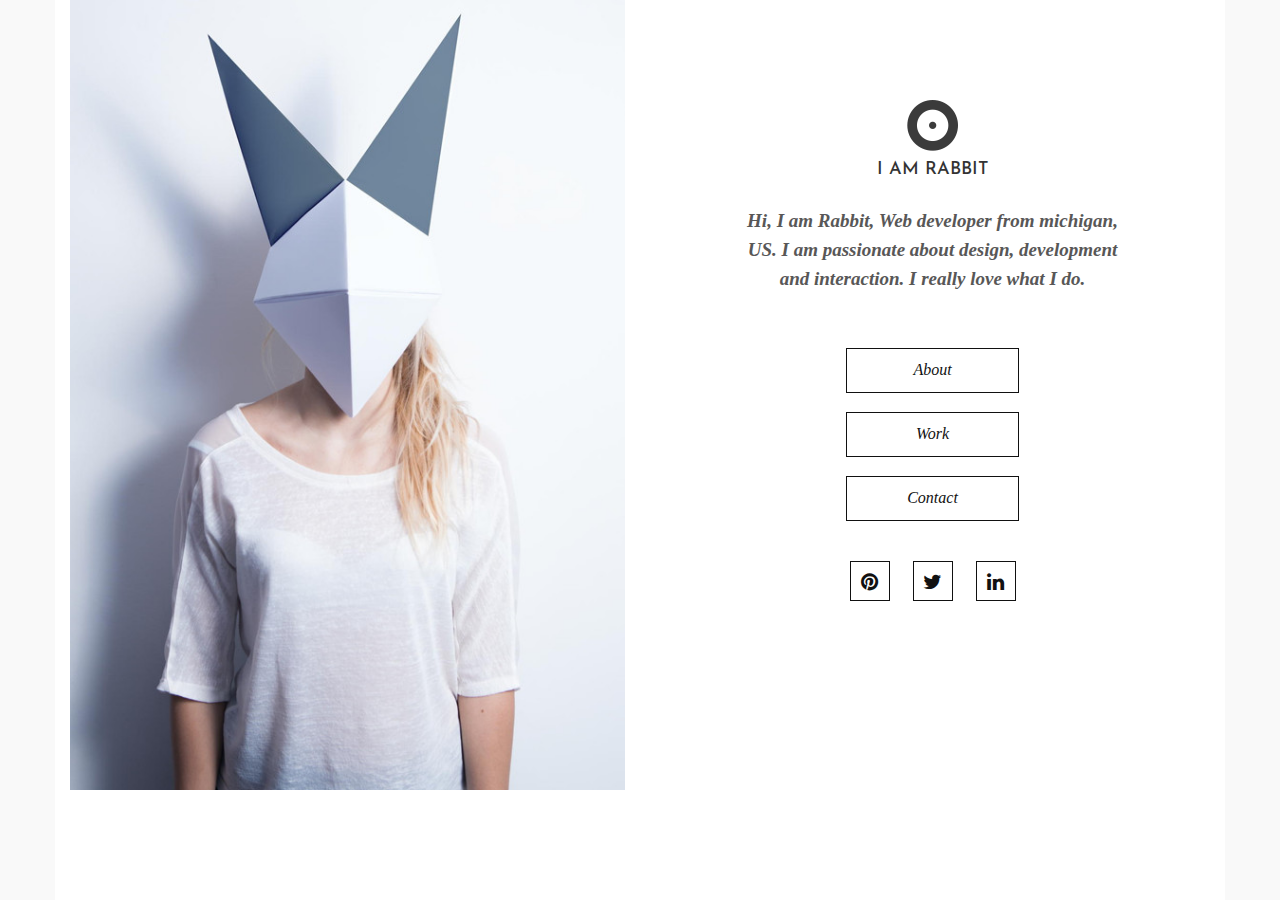
<file: 36 rabbit/index.html>
<!DOCTYPE html>
<html lang="en">
    <head>
        <meta charset="utf-8">
        <meta http-equiv="X-UA-Compatible" content="IE=edge">
        <meta name="viewport" content="width=device-width, initial-scale=1">

        <title>Rabbit : Home</title>
        <link rel="icon" type="image/icon" href="assets/images/tabicon.ico">

        <link rel="stylesheet" type="text/css" href="">
        <link href="assets/css/bootstrap.min.css" rel="stylesheet">
        <link href="assets/css/bootstrap-theme.min.css" rel="stylesheet">
        <link href="assets/css/font-awesome.min.css" rel="stylesheet">
        <link href="https://fonts.googleapis.com/css?family=Open+Sans:400,400i,600,700,700i" rel="stylesheet">
        <link href="https://fonts.googleapis.com/css?family=Crimson+Text:400,700,700i|Josefin+Sans:700" rel="stylesheet">
        <link href="assets/css/main.css" rel="stylesheet">
        <link rel="icon" href="assets/images/logo.png">
        <link rel="stylesheet" href="https://cdnjs.cloudflare.com/ajax/libs/animate.css/3.5.2/animate.min.css">
        
    </head>

    <body>
        <div id="index">                                           <!-- Index starts here -->
            <div class="container main">
                <div class="row home">
                    <div id = "index_left" class="col-md-6 left">
                        <img class="img-responsive img-rabbit" src="assets/images/home.jpg">
                    </div>
                    <div id = "index_right" class="col-md-6 text-center right">
                        <div class="logo">
                            <img src="assets/images/logo.png">
                            <h4>I am rabbit</h4>
                        </div>
                        <p class="home-description">
                            Hi, I am Rabbit, Web developer from michigan, US. I am passionate about design, development and interaction. I really love what I do.
                        </p>
                        <div class="btn-group-vertical custom_btn animated slideinright">
                            <div id="about" class="btn btn-rabbit">About</div>
                            <div id="work" class="btn btn-rabbit">Work</div>
                            <div id="contact" class="btn btn-rabbit">Contact</div>
                        </div>      
                        <div class="social">
                            <a href="#"><i class="fa fa-pinterest" aria-hidden="true"></i></a>
                            <a href="#"><i class="fa fa-twitter" aria-hidden="true"></i></a>
                            <a href="#"><i class="fa fa-linkedin" aria-hidden="true"></i></a>
                        </div>
                    </div>
                </div>

                
            </div>
        </div>                                                      <!-- index ends here -->

        <div id="about_scroll" class="pages ">                      <!-- about strats here  -->
            <div class="container main">
                <div class="row">
                    <div class="col-md-6 left" id="about_left">
                        <img class="img-responsive img-rabbit" src="assets/images/about.jpg">
                    </div>

                    <div class="col-md-6 right" id="about_right">
                        <a href="#index" class="btn btn-rabbit back"> <i class="fa fa-angle-left" aria-hidden="true"></i> Back to home </a>
                        <div id="watermark">
                            <h2 class="page-title" text-center>About</h2>
                            <div class="marker">a</div>
                        </div>
                        <p class='subtitle'>Hi, I am chris Howard. A freelance web designer, front-end developer and digital planner based in US.
                        </p>
                        <p class="info">"Lorem ipsum dolor sit amet, consectetur adipiscing elit, sed do eiusmod tempor incididunt ut labore et dolore magna aliqua. Ut enim ad minim veniam, quis nostrud exercitation ullamco laboris nisi ut aliquip ex ea commodo consequat. Duis aute irure dolor in reprehenderit in voluptate velit esse cillum dolore eu fugiat nulla pariatur. Excepteur sint occaecat cupidatat non proident, sunt in culpa qui officia deserunt mollit anim id est laborum.Lorem ipsum dolor sit amet, consectetur adipiscing elit, sed do eiusmod tempor incididunt ut labore et dolore magna aliqua. Ut enim ad minim veniam, quis nostrud exercitation ullamco laboris nisi ut aliquip ex ea commodo consequat."</p>  
                    </div>
                </div>
            </div>            
        </div>                                                                <!-- About ends here -->


        
        <div id="work_scroll" class="pages">                                  <!-- Work starts here -->
            <div class="container main">
                <div class="row">
                    <div class="col-md-6" id="work_left">
                        <div id="owl-demo" class="owl-carousel owl-theme">
                            <div class="item"><img class="img-responsive img-rabbit" src="assets/images/work.jpg"></div>
                            <div class="item"><img class="img-responsive img-rabbit" src="assets/images/home.jpg"></div>
                            <div class="item"><img class="img-responsive img-rabbit" src="assets/images/contact.jpg"></div>
                        </div>
                    </div>

                    <div class="col-md-6" id="work_right">
                        <a href="#index" class="btn btn-rabbit back"> <i class="fa fa-angle-left" aria-hidden="true"></i> Back to Home </a>
                        <div id="watermark">
                            <h2 class="page-title" text-center>Work</h2>
                            <div class="marker">w</div>
                        </div>
                        <p class='subtitle'>This is a selection of my web design and development work. I've been involve in many different types of project.
                        </p>
                        <p class="info">There are many variations of passages of Lorem Ipsum available, but the majority have suffered alteration in some form, by injected humour, or randomised words which don't look even slightly believable. If you are going to use a passage of Lorem Ipsum, you need to be sure there isn't anything embarrassing hidden in the middle of text. All the Lorem Ipsum generators on the Internet tend to repeat predefined chunks as necessary, making this the first true generator on the Internet. It uses a dictionary of over 200 Latin words, combined with a handful of model sentence structures, to generate Lorem Ipsum which looks reasonable. The generated Lorem Ipsum is therefore always free from repetition, injected humour, or non-characteristic words etc.</p>
                    </div>
                </div>
            </div>    
        </div>                                                                 <!-- Work ends here  -->


        <div id="contact_scroll" class="pages">                             <!-- Contact starts here -->
            <div class="container main">
                <div class="row">
                    <div class="col-md-6 left" id="contact_left">
                        <img class="img-responsive img-rabbit" src="assets/images/contact.jpg">
                    </div>

                    <div class="col-md-6 right" id="contact_right">
                        <a href="#index" class="btn btn-rabbit back"> <i class="fa fa-angle-left" aria-hidden="true"></i> Back to Home </a>
                        <div id="watermark">
                            <h2 class="page-title" text-center>Contact</h2>
                            <div class="marker">c</div>
                        </div>
                        <p class='subtitle'>I'm based in cheltenham in the UK, not far from Bristol, Birmingham, Oxford and Swindom. Drop me a line.
                        </p>
                        <!-- form -->
                        <form class="form_edit"> 
                            <div class="form-group">
                                <input type="name" class="form-control" id="exampleInputName" placeholder="Name">
                            </div>

                            <div class="form-group">
                            <input type="email" class="form-control" id="exampleInputEmail1" placeholder="Email">
                            </div>

                            <div class="form-group">
                            <textarea class="form-control" rows="5" placeholder="Message"></textarea>
                            </div>
                            <button type="submit" class="btn btn-rabbit submit">Send Message</button>
                        </form>
                    </div>
                </div>
            </div>
       
            <footer class="text-center">
                <div class="container bottom">
                    <div class="row">
                        <div class="col-sm-12">
                            <p>Made with <i class="fa fa-heartbeat" aria-hidden="true"></i> by <a href="https://themewagon.com/">Themewagon</a></p>
                        </div>
                    </div>
                </div>
            </footer>
            
        </div>                                                              <!-- Contact ends here -->
        
        <script src="https://ajax.googleapis.com/ajax/libs/jquery/3.1.1/jquery.min.js"></script>
        <script src="assets/js/bootstrap.min.js"></script>
        <script src="assets/js/script.js"></script>
    </body>
</html>
</file>
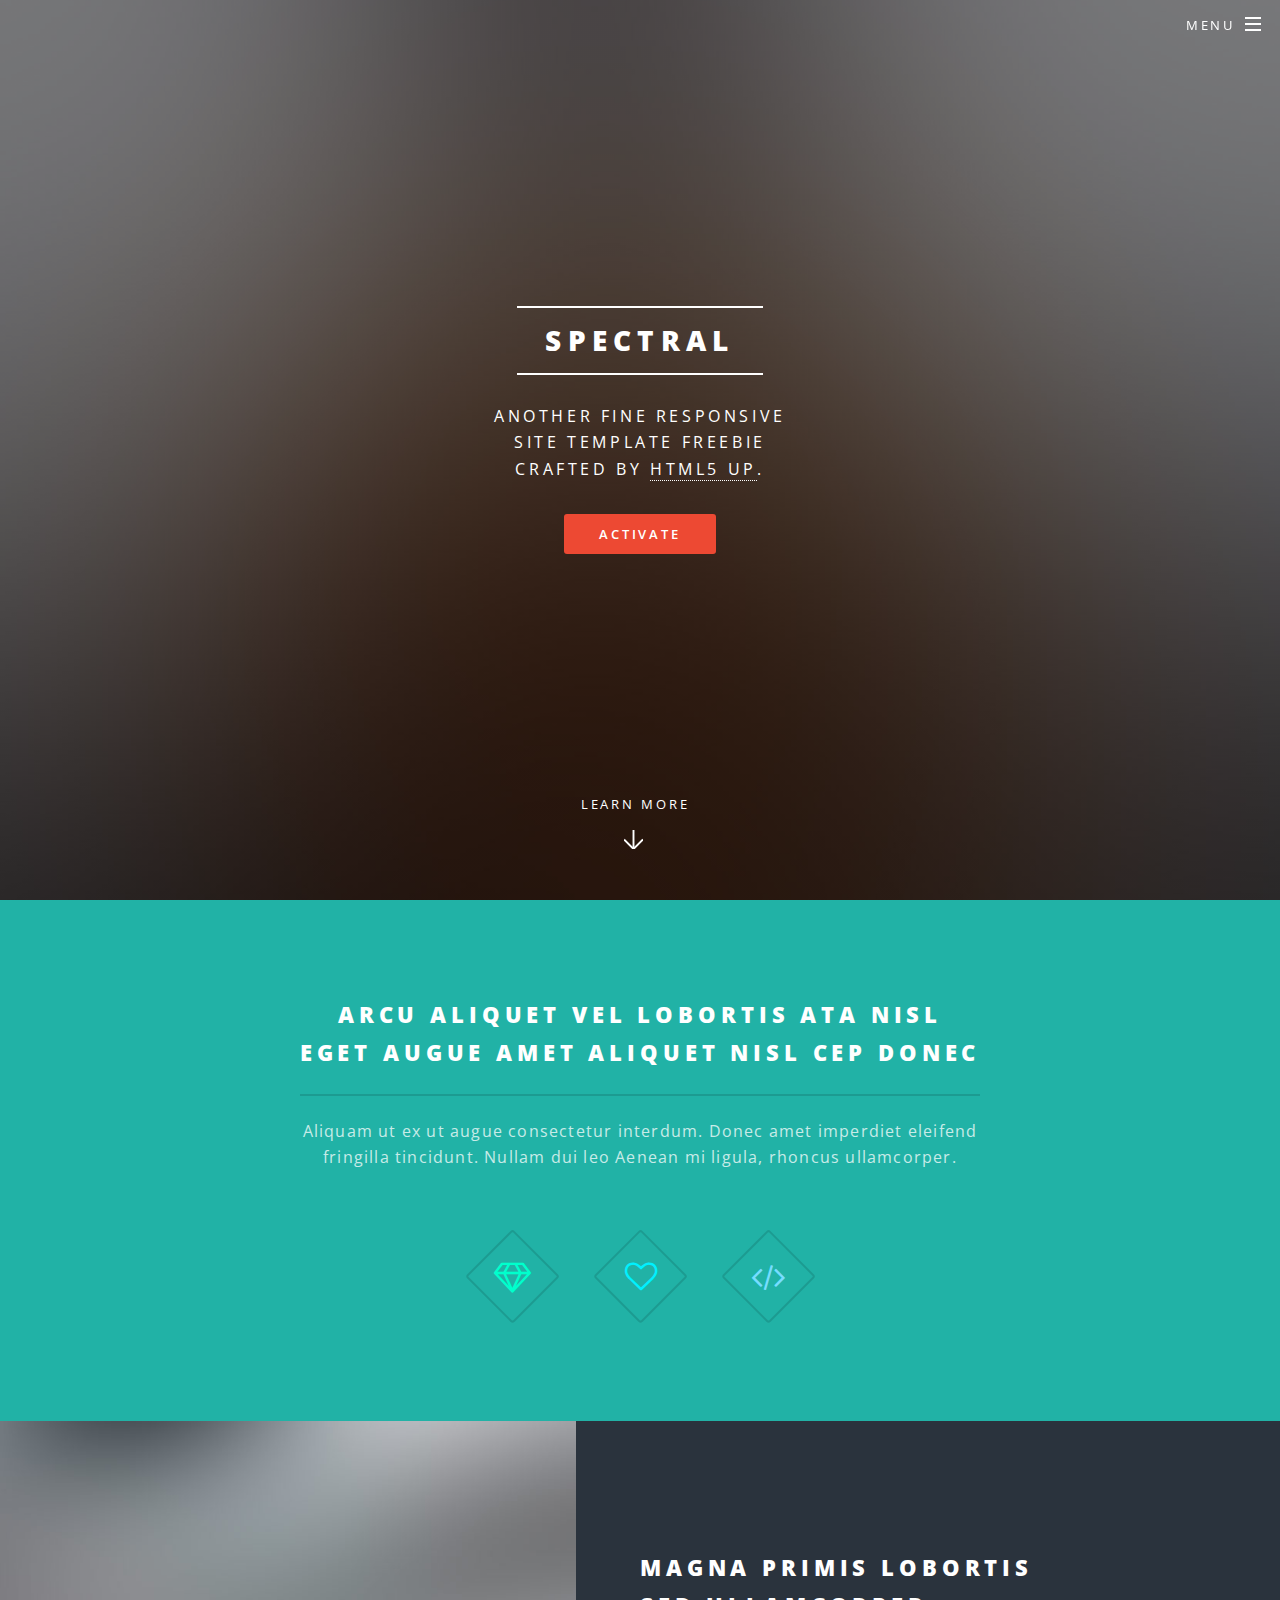
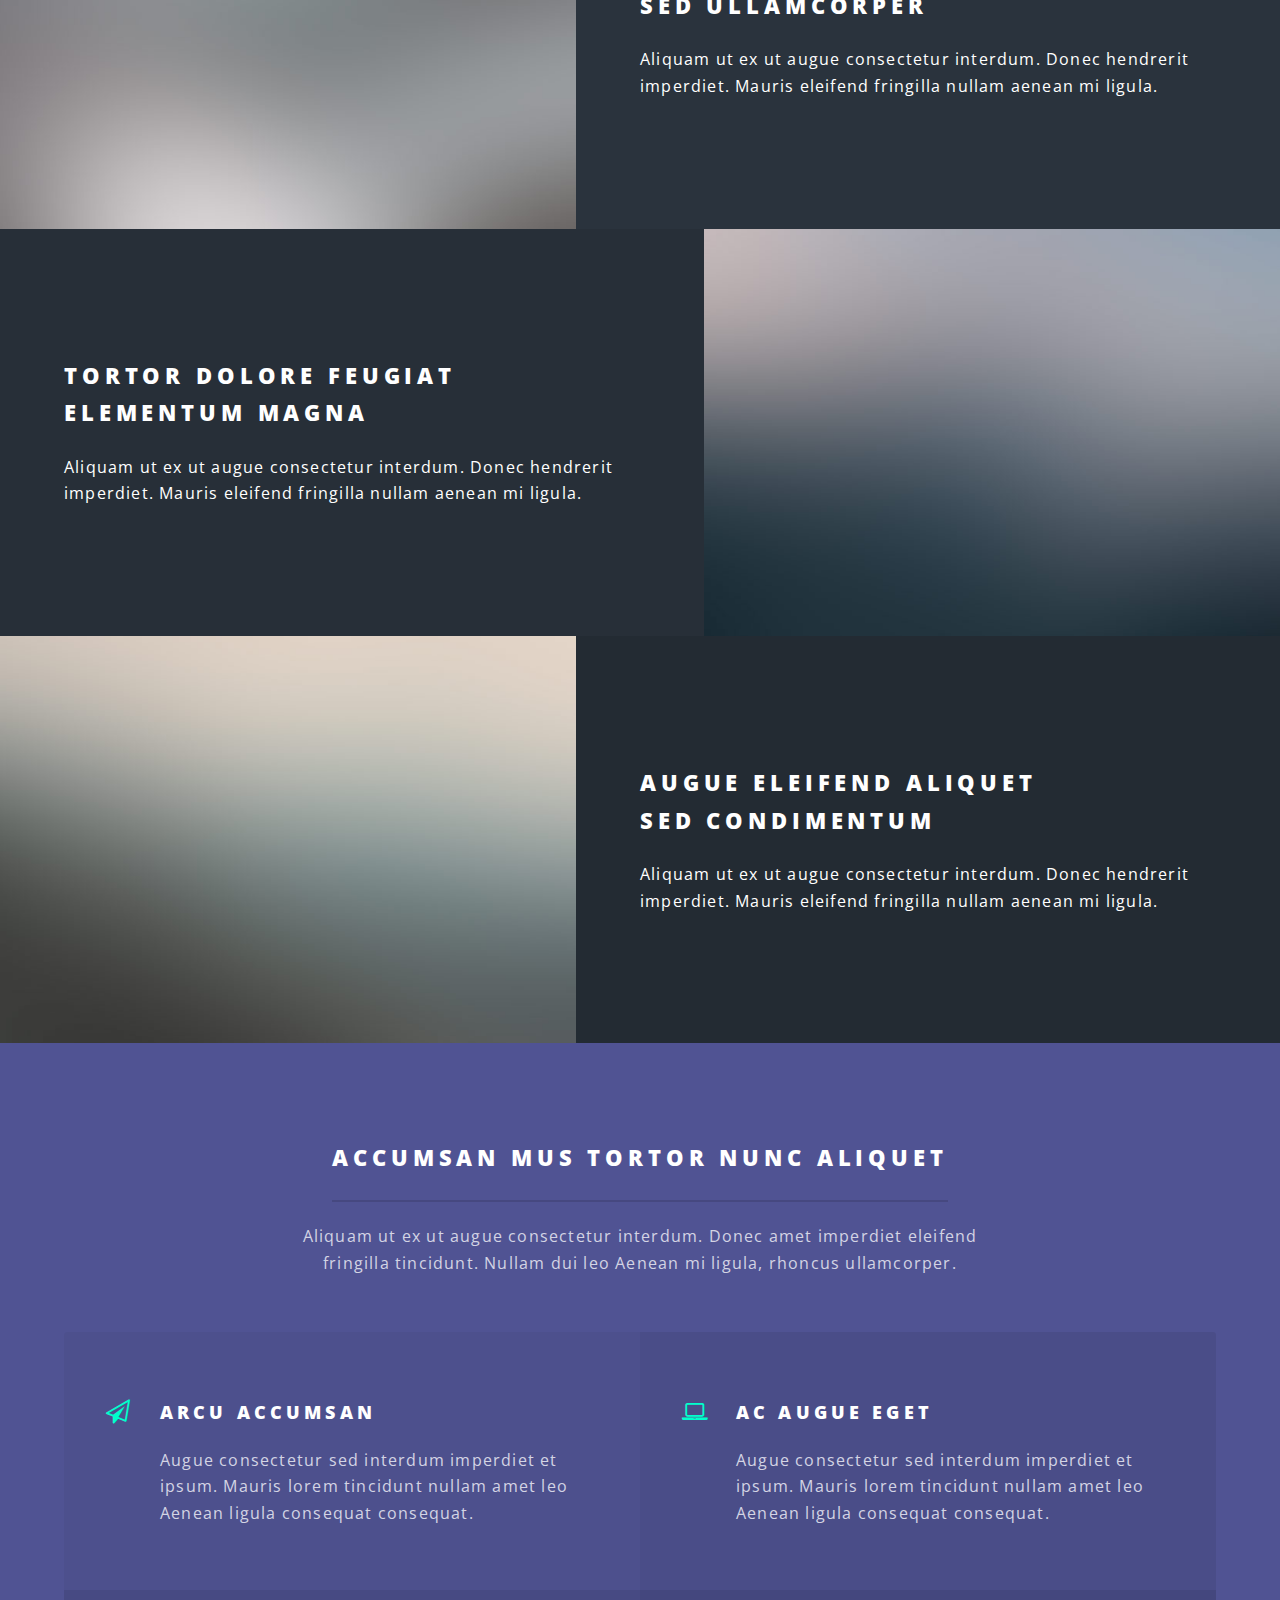
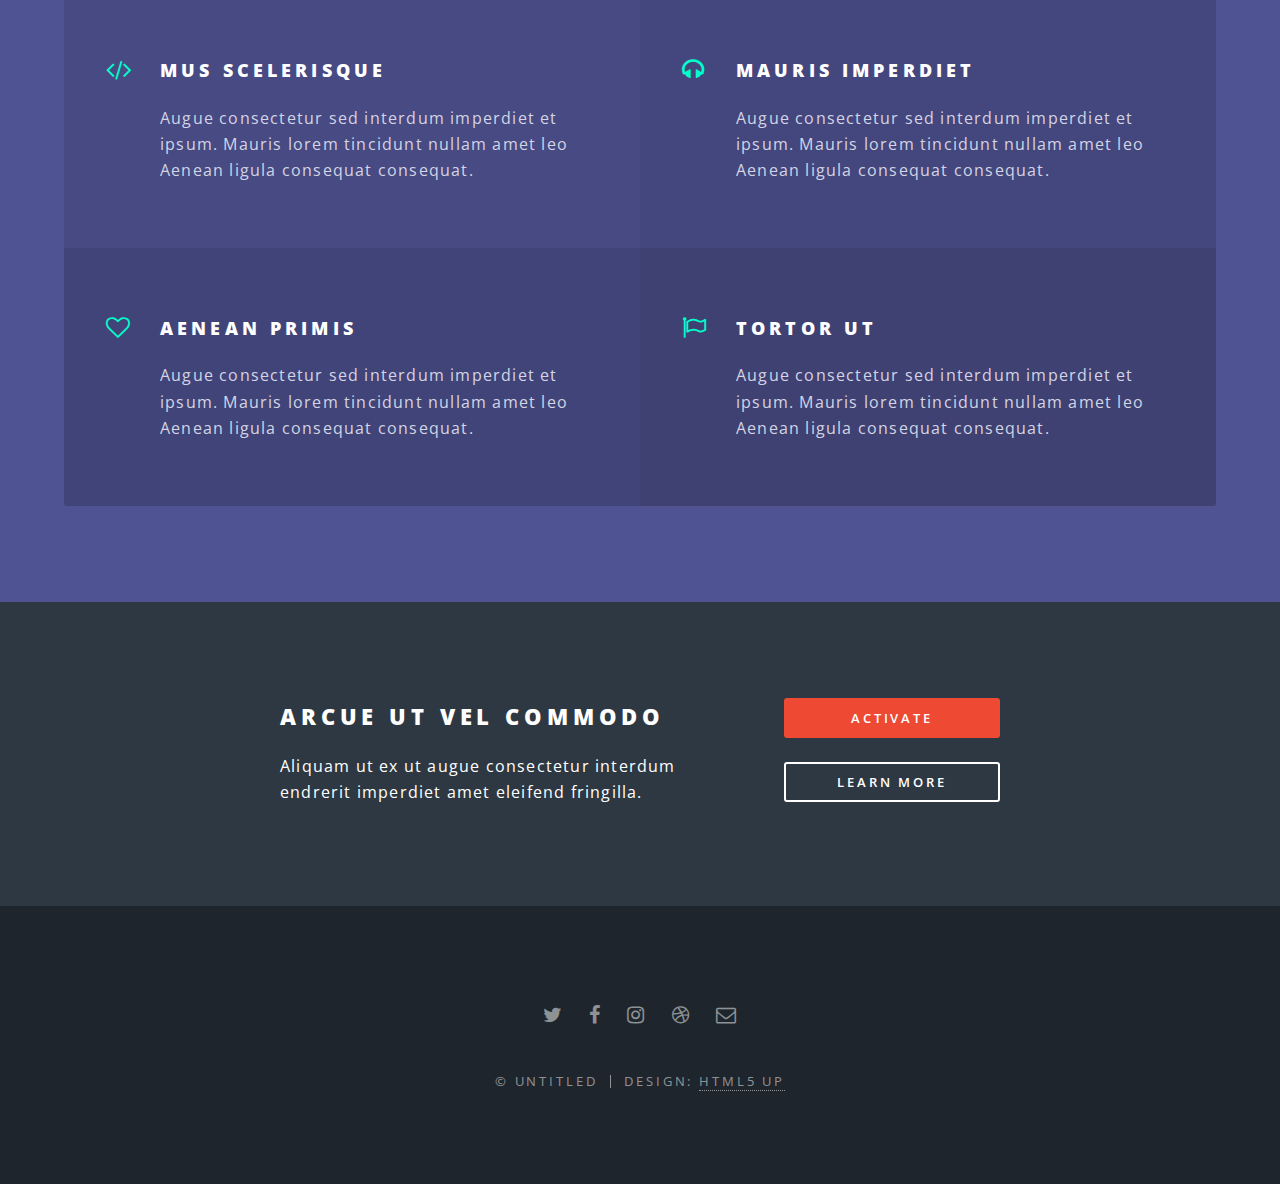
<file: 63 Spectral/index.html>
<!DOCTYPE HTML>
<!--
	Spectral by HTML5 UP
	html5up.net | @ajlkn
	Free for personal and commercial use under the CCA 3.0 license (html5up.net/license)
-->
<html>
	<head>
		<title>Spectral by HTML5 UP</title>
		<meta charset="utf-8" />
		<meta name="viewport" content="width=device-width, initial-scale=1" />
		<!--[if lte IE 8]><script src="assets/js/ie/html5shiv.js"></script><![endif]-->
		<link rel="stylesheet" href="assets/css/main.css" />
		<!--[if lte IE 8]><link rel="stylesheet" href="assets/css/ie8.css" /><![endif]-->
		<!--[if lte IE 9]><link rel="stylesheet" href="assets/css/ie9.css" /><![endif]-->
	</head>
	<body class="landing">

		<!-- Page Wrapper -->
			<div id="page-wrapper">

				<!-- Header -->
					<header id="header" class="alt">
						<h1><a href="index.html">Spectral</a></h1>
						<nav id="nav">
							<ul>
								<li class="special">
									<a href="#menu" class="menuToggle"><span>Menu</span></a>
									<div id="menu">
										<ul>
											<li><a href="index.html">Home</a></li>
											<li><a href="generic.html">Generic</a></li>
											<li><a href="elements.html">Elements</a></li>
											<li><a href="#">Sign Up</a></li>
											<li><a href="#">Log In</a></li>
										</ul>
									</div>
								</li>
							</ul>
						</nav>
					</header>

				<!-- Banner -->
					<section id="banner">
						<div class="inner">
							<h2>Spectral</h2>
							<p>Another fine responsive<br />
							site template freebie<br />
							crafted by <a href="http://html5up.net">HTML5 UP</a>.</p>
							<ul class="actions">
								<li><a href="#" class="button special">Activate</a></li>
							</ul>
						</div>
						<a href="#one" class="more scrolly">Learn More</a>
					</section>

				<!-- One -->
					<section id="one" class="wrapper style1 special">
						<div class="inner">
							<header class="major">
								<h2>Arcu aliquet vel lobortis ata nisl<br />
								eget augue amet aliquet nisl cep donec</h2>
								<p>Aliquam ut ex ut augue consectetur interdum. Donec amet imperdiet eleifend<br />
								fringilla tincidunt. Nullam dui leo Aenean mi ligula, rhoncus ullamcorper.</p>
							</header>
							<ul class="icons major">
								<li><span class="icon fa-diamond major style1"><span class="label">Lorem</span></span></li>
								<li><span class="icon fa-heart-o major style2"><span class="label">Ipsum</span></span></li>
								<li><span class="icon fa-code major style3"><span class="label">Dolor</span></span></li>
							</ul>
						</div>
					</section>

				<!-- Two -->
					<section id="two" class="wrapper alt style2">
						<section class="spotlight">
							<div class="image"><img src="images/pic01.jpg" alt="" /></div><div class="content">
								<h2>Magna primis lobortis<br />
								sed ullamcorper</h2>
								<p>Aliquam ut ex ut augue consectetur interdum. Donec hendrerit imperdiet. Mauris eleifend fringilla nullam aenean mi ligula.</p>
							</div>
						</section>
						<section class="spotlight">
							<div class="image"><img src="images/pic02.jpg" alt="" /></div><div class="content">
								<h2>Tortor dolore feugiat<br />
								elementum magna</h2>
								<p>Aliquam ut ex ut augue consectetur interdum. Donec hendrerit imperdiet. Mauris eleifend fringilla nullam aenean mi ligula.</p>
							</div>
						</section>
						<section class="spotlight">
							<div class="image"><img src="images/pic03.jpg" alt="" /></div><div class="content">
								<h2>Augue eleifend aliquet<br />
								sed condimentum</h2>
								<p>Aliquam ut ex ut augue consectetur interdum. Donec hendrerit imperdiet. Mauris eleifend fringilla nullam aenean mi ligula.</p>
							</div>
						</section>
					</section>

				<!-- Three -->
					<section id="three" class="wrapper style3 special">
						<div class="inner">
							<header class="major">
								<h2>Accumsan mus tortor nunc aliquet</h2>
								<p>Aliquam ut ex ut augue consectetur interdum. Donec amet imperdiet eleifend<br />
								fringilla tincidunt. Nullam dui leo Aenean mi ligula, rhoncus ullamcorper.</p>
							</header>
							<ul class="features">
								<li class="icon fa-paper-plane-o">
									<h3>Arcu accumsan</h3>
									<p>Augue consectetur sed interdum imperdiet et ipsum. Mauris lorem tincidunt nullam amet leo Aenean ligula consequat consequat.</p>
								</li>
								<li class="icon fa-laptop">
									<h3>Ac Augue Eget</h3>
									<p>Augue consectetur sed interdum imperdiet et ipsum. Mauris lorem tincidunt nullam amet leo Aenean ligula consequat consequat.</p>
								</li>
								<li class="icon fa-code">
									<h3>Mus Scelerisque</h3>
									<p>Augue consectetur sed interdum imperdiet et ipsum. Mauris lorem tincidunt nullam amet leo Aenean ligula consequat consequat.</p>
								</li>
								<li class="icon fa-headphones">
									<h3>Mauris Imperdiet</h3>
									<p>Augue consectetur sed interdum imperdiet et ipsum. Mauris lorem tincidunt nullam amet leo Aenean ligula consequat consequat.</p>
								</li>
								<li class="icon fa-heart-o">
									<h3>Aenean Primis</h3>
									<p>Augue consectetur sed interdum imperdiet et ipsum. Mauris lorem tincidunt nullam amet leo Aenean ligula consequat consequat.</p>
								</li>
								<li class="icon fa-flag-o">
									<h3>Tortor Ut</h3>
									<p>Augue consectetur sed interdum imperdiet et ipsum. Mauris lorem tincidunt nullam amet leo Aenean ligula consequat consequat.</p>
								</li>
							</ul>
						</div>
					</section>

				<!-- CTA -->
					<section id="cta" class="wrapper style4">
						<div class="inner">
							<header>
								<h2>Arcue ut vel commodo</h2>
								<p>Aliquam ut ex ut augue consectetur interdum endrerit imperdiet amet eleifend fringilla.</p>
							</header>
							<ul class="actions vertical">
								<li><a href="#" class="button fit special">Activate</a></li>
								<li><a href="#" class="button fit">Learn More</a></li>
							</ul>
						</div>
					</section>

				<!-- Footer -->
					<footer id="footer">
						<ul class="icons">
							<li><a href="#" class="icon fa-twitter"><span class="label">Twitter</span></a></li>
							<li><a href="#" class="icon fa-facebook"><span class="label">Facebook</span></a></li>
							<li><a href="#" class="icon fa-instagram"><span class="label">Instagram</span></a></li>
							<li><a href="#" class="icon fa-dribbble"><span class="label">Dribbble</span></a></li>
							<li><a href="#" class="icon fa-envelope-o"><span class="label">Email</span></a></li>
						</ul>
						<ul class="copyright">
							<li>&copy; Untitled</li><li>Design: <a href="http://html5up.net">HTML5 UP</a></li>
						</ul>
					</footer>

			</div>

		<!-- Scripts -->
			<script src="assets/js/jquery.min.js"></script>
			<script src="assets/js/jquery.scrollex.min.js"></script>
			<script src="assets/js/jquery.scrolly.min.js"></script>
			<script src="assets/js/skel.min.js"></script>
			<script src="assets/js/util.js"></script>
			<!--[if lte IE 8]><script src="assets/js/ie/respond.min.js"></script><![endif]-->
			<script src="assets/js/main.js"></script>

	</body>
</html>
</file>
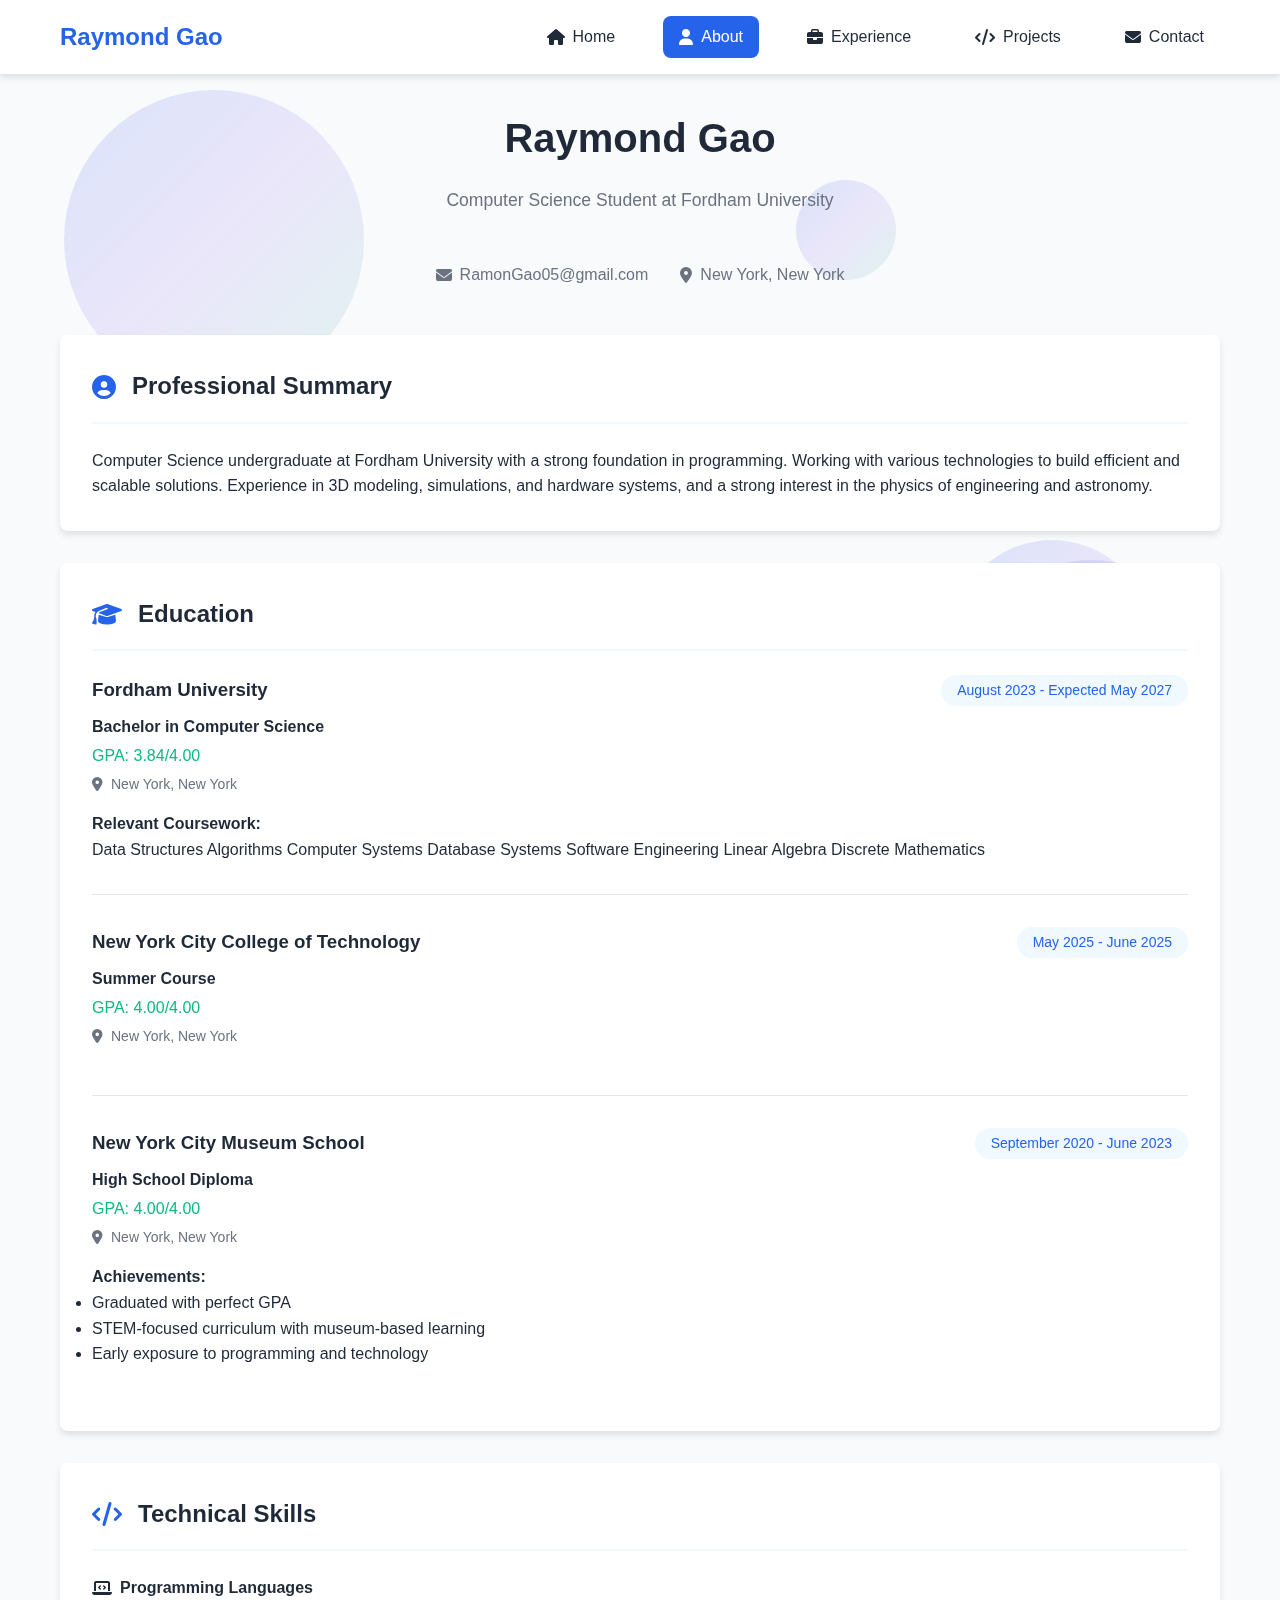
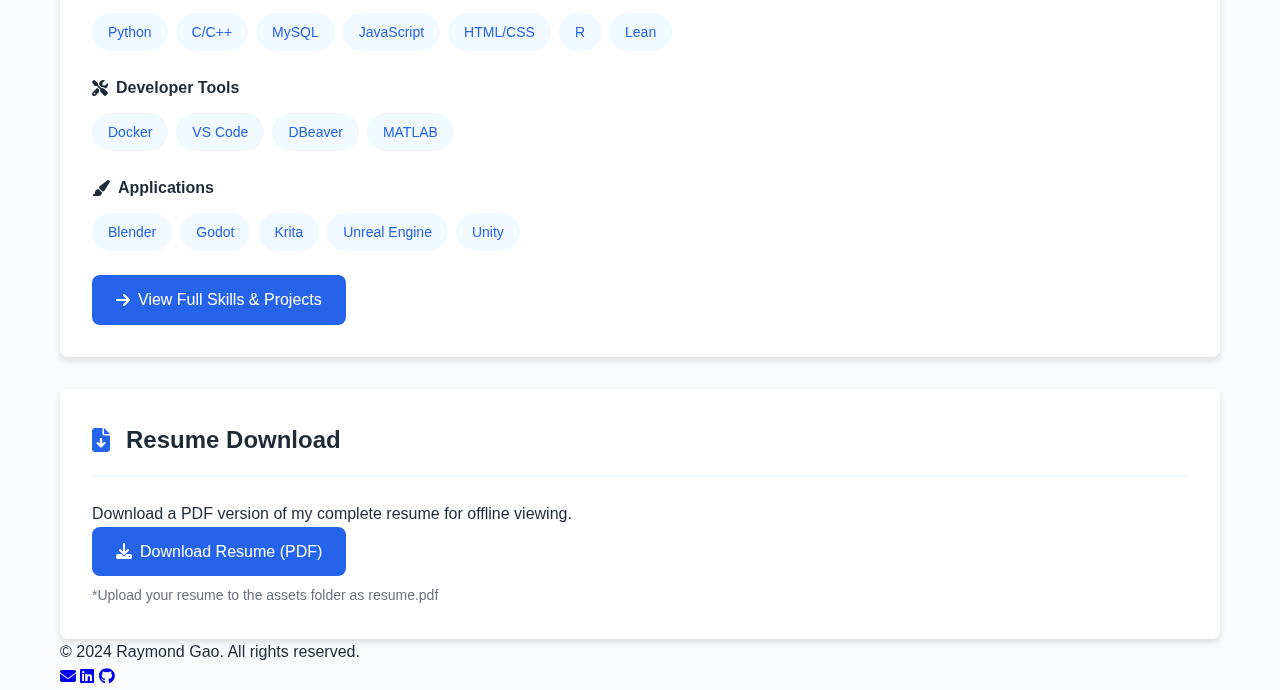
<file: about.html>
<!DOCTYPE html>
<html lang="en">
<head>
    <meta charset="UTF-8">
    <meta name="viewport" content="width=device-width, initial-scale=1.0">
    <title>Portfolio | About</title>
    <link rel="stylesheet" href="style.css">
    <link rel="stylesheet" href="https://cdnjs.cloudflare.com/ajax/libs/font-awesome/6.4.0/css/all.min.css">
</head>
<body>
    <nav class="navbar">
        <div class="container">
            <a href="index.html" class="logo">Raymond Gao</a>
            <ul class="nav-links">
                <li><a href="index.html"><i class="fas fa-home"></i> Home</a></li>
                <li><a href="about.html" class="active"><i class="fas fa-user"></i> About</a></li>
                <li><a href="experience.html"><i class="fas fa-briefcase"></i> Experience</a></li>
                <li><a href="projects.html"><i class="fas fa-code"></i> Projects</a></li>
                <li><a href="contact.html"><i class="fas fa-envelope"></i> Contact</a></li>
            </ul>
            <button class="menu-toggle">
                <i class="fas fa-bars"></i>
            </button>
        </div>
    </nav>

    <main class="container">
        <div class="about-header">
            <h1 class="page-title">Raymond Gao</h1>
            <p class="page-subtitle">Computer Science Student at Fordham University</p>
            <div class="contact-info-header">
                <p><i class="fas fa-envelope"></i> RamonGao05@gmail.com</p>
                <p><i class="fas fa-map-marker-alt"></i> New York, New York</p>
            </div>
        </div>

        <div class="resume-grid">
            <!-- Summary Section -->
            <section class="resume-section">
                <div class="section-header">
                    <i class="fas fa-user-circle"></i>
                    <h2>Professional Summary</h2>
                </div>
                <div class="section-content">
                    <p>Computer Science undergraduate at Fordham University with a strong foundation in programming. Working with various technologies to build efficient and scalable solutions. Experience in 3D modeling, simulations, and hardware systems, and a strong interest in the physics of engineering and astronomy.</p>
                </div>
            </section>

            <!-- Education Section -->
            <section class="resume-section">
                <div class="section-header">
                    <i class="fas fa-graduation-cap"></i>
                    <h2>Education</h2>
                </div>
                <div class="section-content">
                    <!-- Fordham University -->
                    <div class="education-item">
                        <div class="edu-header">
                            <h3>Fordham University</h3>
                            <span class="edu-date">August 2023 - Expected May 2027</span>
                        </div>
                        <div class="edu-details">
                            <p class="edu-degree">Bachelor in Computer Science</p>
                            <p class="edu-gpa">GPA: 3.84/4.00</p>
                            <p class="edu-location"><i class="fas fa-map-marker-alt"></i> New York, New York</p>
                        </div>
                        <div class="edu-achievements">
                            <h4>Relevant Coursework:</h4>
                            <div class="coursework-tags">
                                <span class="tag">Data Structures</span>
                                <span class="tag">Algorithms</span>
                                <span class="tag">Computer Systems</span>
                                <span class="tag">Database Systems</span>
                                <span class="tag">Software Engineering</span>
                                <span class="tag">Linear Algebra</span>
                                <span class="tag">Discrete Mathematics</span>
                            </div>
                        </div>
                    </div>

                    <!-- NYC College of Technology -->
                    <div class="education-item">
                        <div class="edu-header">
                            <h3>New York City College of Technology</h3>
                            <span class="edu-date">May 2025 - June 2025</span>
                        </div>
                        <div class="edu-details">
                            <p class="edu-degree">Summer Course</p>
                            <p class="edu-gpa">GPA: 4.00/4.00</p>
                            <p class="edu-location"><i class="fas fa-map-marker-alt"></i> New York, New York</p>
                        </div>
                    </div>

                    <!-- NYC Museum School -->
                    <div class="education-item">
                        <div class="edu-header">
                            <h3>New York City Museum School</h3>
                            <span class="edu-date">September 2020 - June 2023</span>
                        </div>
                        <div class="edu-details">
                            <p class="edu-degree">High School Diploma</p>
                            <p class="edu-gpa">GPA: 4.00/4.00</p>
                            <p class="edu-location"><i class="fas fa-map-marker-alt"></i> New York, New York</p>
                        </div>
                        <div class="edu-achievements">
                            <h4>Achievements:</h4>
                            <ul class="achievement-list">
                                <li>Graduated with perfect GPA</li>
                                <li>STEM-focused curriculum with museum-based learning</li>
                                <li>Early exposure to programming and technology</li>
                            </ul>
                        </div>
                    </div>
                </div>
            </section>

            <!-- Technical Skills Preview -->
            <section class="resume-section">
                <div class="section-header">
                    <i class="fas fa-code"></i>
                    <h2>Technical Skills</h2>
                </div>
                <div class="section-content">
                    <div class="skills-preview">
                        <div class="skill-category">
                            <h4><i class="fas fa-laptop-code"></i> Programming Languages</h4>
                            <div class="skill-tags">
                                <span class="skill-tag">Python</span>
                                <span class="skill-tag">C/C++</span>
                                <span class="skill-tag">MySQL</span>
                                <span class="skill-tag">JavaScript</span>
                                <span class="skill-tag">HTML/CSS</span>
                                <span class="skill-tag">R</span>
                                <span class="skill-tag">Lean</span>
                            </div>
                        </div>
                        <div class="skill-category">
                            <h4><i class="fas fa-tools"></i> Developer Tools</h4>
                            <div class="skill-tags">
                                <span class="skill-tag">Docker</span>
                                <span class="skill-tag">VS Code</span>
                                <span class="skill-tag">DBeaver</span>
                                <span class="skill-tag">MATLAB</span>
                            </div>
                        </div>
                        <div class="skill-category">
                            <h4><i class="fas fa-paint-brush"></i> Applications</h4>
                            <div class="skill-tags">
                                <span class="skill-tag">Blender</span>
                                <span class="skill-tag">Godot</span>
                                <span class="skill-tag">Krita</span>
                                <span class="skill-tag">Unreal Engine</span>
                                <span class="skill-tag">Unity</span>
                            </div>
                        </div>
                    </div>
                    <a href="projects.html" class="btn btn-primary view-all-skills">
                        <i class="fas fa-arrow-right"></i> View Full Skills & Projects
                    </a>
                </div>
            </section>

            <!-- Download Resume -->
            <section class="resume-section">
                <div class="section-header">
                    <i class="fas fa-file-download"></i>
                    <h2>Resume Download</h2>
                </div>
                <div class="section-content">
                    <p>Download a PDF version of my complete resume for offline viewing.</p>
                    <a href="assets/resume.pdf" class="btn btn-primary" download>
                        <i class="fas fa-download"></i> Download Resume (PDF)
                    </a>
                    <p class="small-note">*Upload your resume to the assets folder as resume.pdf</p>
                </div>
            </section>
        </div>
    </main>

    <footer class="footer">
        <div class="container">
            <p>&copy; 2024 Raymond Gao. All rights reserved.</p>
            <div class="social-links">
                <a href="mailto:RamonGao05@gmail.com"><i class="fas fa-envelope"></i></a>
                <a href="#"><i class="fab fa-linkedin"></i></a>
                <a href="#"><i class="fab fa-github"></i></a>
            </div>
        </div>
    </footer>

    <script src="script.js"></script>
</body>
</html>
</file>
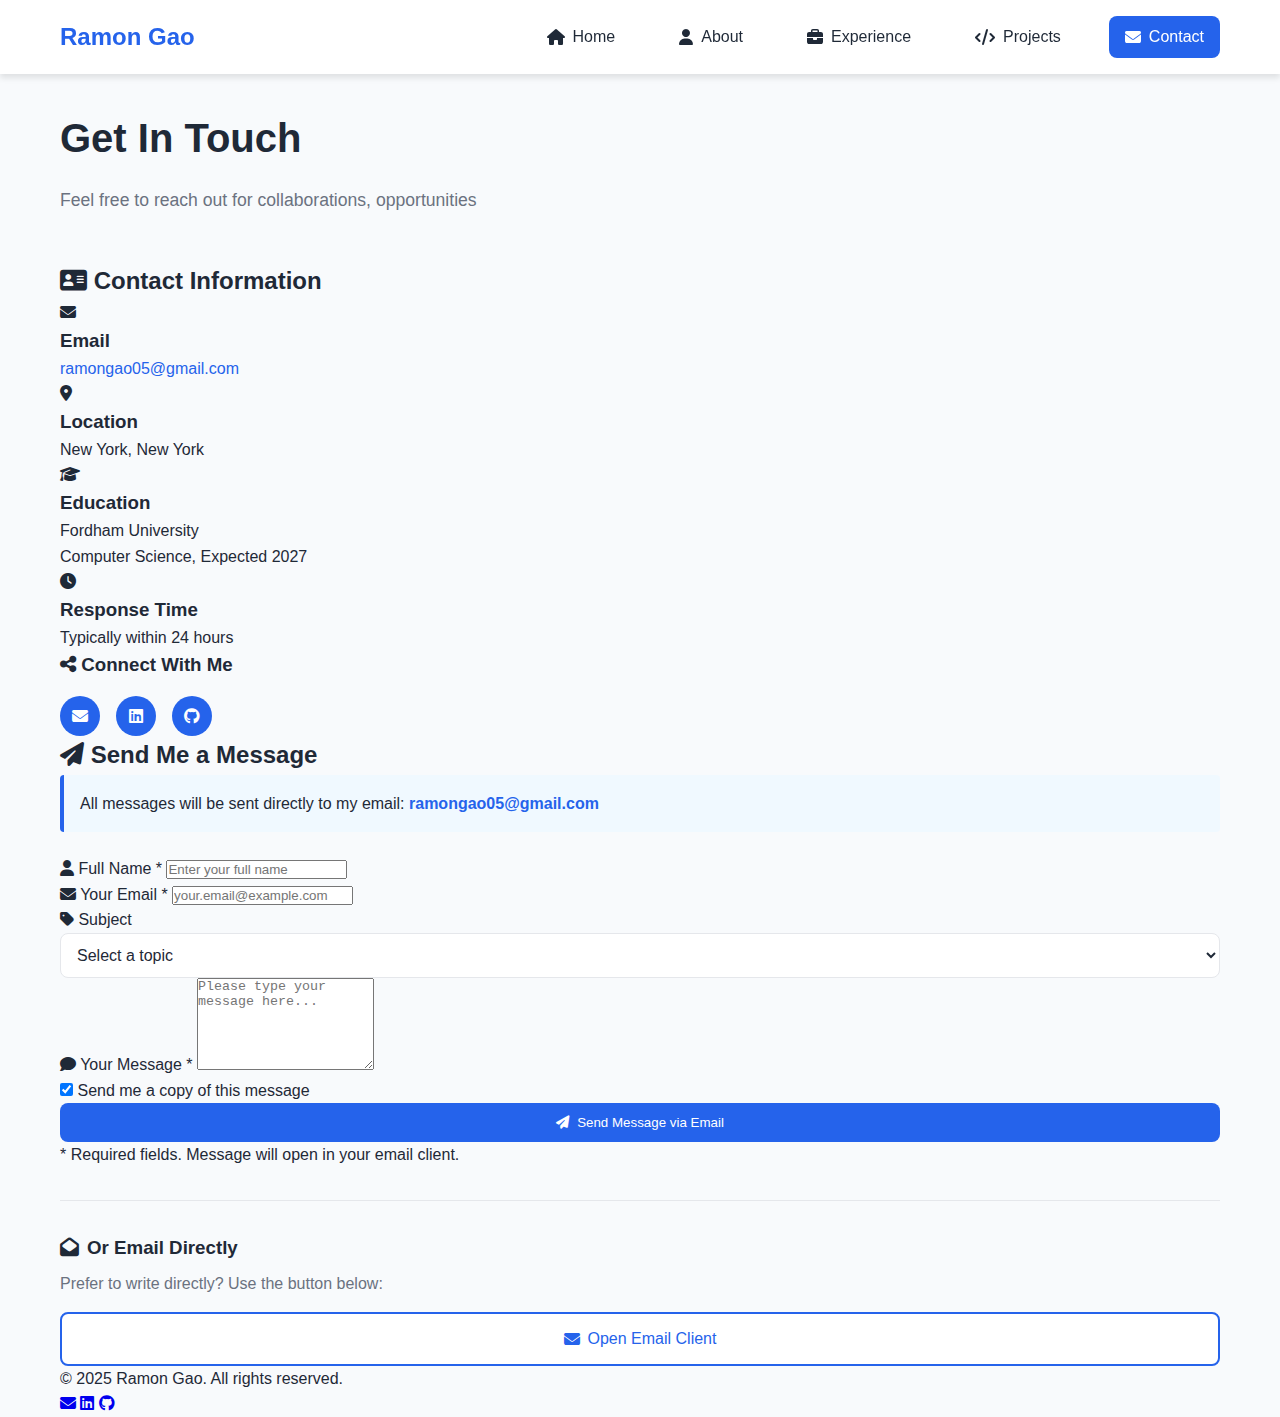
<file: contact.html>
<!DOCTYPE html>
<html lang="en">
<head>
    <meta charset="UTF-8">
    <meta name="viewport" content="width=device-width, initial-scale=1.0">
    <title>Portfolio | Contact</title>
    <link rel="stylesheet" href="style.css">
    <link rel="stylesheet" href="https://cdnjs.cloudflare.com/ajax/libs/font-awesome/6.4.0/css/all.min.css">
</head>
<body>
    <nav class="navbar">
        <div class="container">
            <a href="index.html" class="logo">Ramon Gao</a>
            <ul class="nav-links">
                <li><a href="index.html"><i class="fas fa-home"></i> Home</a></li>
                <li><a href="about.html"><i class="fas fa-user"></i> About</a></li>
                <li><a href="experience.html"><i class="fas fa-briefcase"></i> Experience</a></li>
                <li><a href="projects.html"><i class="fas fa-code"></i> Projects</a></li>
                <li><a href="contact.html" class="active"><i class="fas fa-envelope"></i> Contact</a></li>
            </ul>
            <button class="menu-toggle">
                <i class="fas fa-bars"></i>
            </button>
        </div>
    </nav>

    <main class="container">
        <h1 class="page-title">Get In Touch</h1>
        <p class="page-subtitle">Feel free to reach out for collaborations, opportunities</p>
        
        <div class="contact-container">
            <div class="contact-info">
                <h2><i class="fas fa-address-card"></i> Contact Information</h2>
                
                <div class="info-item">
                    <i class="fas fa-envelope"></i>
                    <div>
                        <h3>Email</h3>
                        <p><a href="mailto:ramongao05@gmail.com">ramongao05@gmail.com</a></p>
                    </div>
                </div>
                
                <div class="info-item">
                    <i class="fas fa-map-marker-alt"></i>
                    <div>
                        <h3>Location</h3>
                        <p>New York, New York</p>
                    </div>
                </div>
                
                <div class="info-item">
                    <i class="fas fa-graduation-cap"></i>
                    <div>
                        <h3>Education</h3>
                        <p>Fordham University<br>Computer Science, Expected 2027</p>
                    </div>
                </div>
                
                <div class="info-item">
                    <i class="fas fa-clock"></i>
                    <div>
                        <h3>Response Time</h3>
                        <p>Typically within 24 hours</p>
                    </div>
                </div>
                
                <div class="social-contact">
                    <h3><i class="fas fa-share-alt"></i> Connect With Me</h3>
                    <div class="social-icons">
                        <a href="mailto:ramongao05@gmail.com" title="Email">
                            <i class="fas fa-envelope"></i>
                        </a>
                        <a href="https://linkedin.com/in/" target="_blank" title="LinkedIn">
                            <i class="fab fa-linkedin"></i>
                        </a>
                        <a href="https://github.com/" target="_blank" title="GitHub">
                            <i class="fab fa-github"></i>
                        </a>
                    </div>
                </div>
            </div>
            
            <div class="contact-form">
                <h2><i class="fas fa-paper-plane"></i> Send Me a Message</h2>
                <p class="form-description">All messages will be sent directly to my email: <strong>ramongao05@gmail.com</strong></p>
                
                <form id="contactForm">
                    <div class="form-group">
                        <label for="name">
                            <i class="fas fa-user"></i> Full Name *
                        </label>
                        <input type="text" id="name" name="name" required placeholder="Enter your full name">
                    </div>
                    
                    <div class="form-row">
                        <div class="form-group">
                            <label for="email">
                                <i class="fas fa-envelope"></i> Your Email *
                            </label>
                            <input type="email" id="email" name="email" required placeholder="your.email@example.com">
                        </div>
                        
                        <div class="form-group">
                            <label for="subject">
                                <i class="fas fa-tag"></i> Subject
                            </label>
                            <select id="subject" name="subject">
                                <option value="">Select a topic</option>
                                <option value="project">Project Collaboration</option>
                                <option value="opportunity">Job Opportunity</option>
                                <option value="question">Technical Question</option>
                                <option value="feedback">Feedback</option>
                                <option value="other">Other</option>
                            </select>
                        </div>
                    </div>
                    
                    <div class="form-group">
                        <label for="message">
                            <i class="fas fa-comment"></i> Your Message *
                        </label>
                        <textarea id="message" name="message" required rows="6" placeholder="Please type your message here..."></textarea>
                    </div>
                    
                    <div class="form-group">
                        <div class="checkbox-group">
                            <input type="checkbox" id="copy" name="copy" checked>
                            <label for="copy">Send me a copy of this message</label>
                        </div>
                    </div>
                    
                    <button type="submit" class="btn btn-primary btn-full">
                        <i class="fas fa-paper-plane"></i> Send Message via Email
                    </button>
                    
                    <p class="form-note">* Required fields. Message will open in your email client.</p>
                </form>
                
                <div class="email-direct">
                    <h3><i class="fas fa-envelope-open"></i> Or Email Directly</h3>
                    <p>Prefer to write directly? Use the button below:</p>
                    <a href="mailto:ramongao05@gmail.com?subject=Portfolio%20Contact&body=Hi%20Ramon,%0A%0AI%20saw%20your%20portfolio%20and%20wanted%20to%20connect..." 
                       class="btn btn-secondary btn-full">
                        <i class="fas fa-envelope"></i> Open Email Client
                    </a>
                </div>
            </div>
        </div>
    </main>

    <footer class="footer">
        <div class="container">
            <p>&copy; 2025 Ramon Gao. All rights reserved.</p>
            <div class="social-links">
                <a href="mailto:ramongao05@gmail.com" title="Email"><i class="fas fa-envelope"></i></a>
                <a href="#" title="LinkedIn"><i class="fab fa-linkedin"></i></a>
                <a href="#" title="GitHub"><i class="fab fa-github"></i></a>
            </div>
        </div>
    </footer>

    <script>
        document.addEventListener('DOMContentLoaded', function() {
            const contactForm = document.getElementById('contactForm');
            
            contactForm.addEventListener('submit', function(e) {
                e.preventDefault();
                
                // Get form values
                const name = document.getElementById('name').value.trim();
                const email = document.getElementById('email').value.trim();
                const subject = document.getElementById('subject').value;
                const message = document.getElementById('message').value.trim();
                const sendCopy = document.getElementById('copy').checked;
                
                // Validation
                if (!name || !email || !message) {
                    alert('Please fill in all required fields.');
                    return;
                }
                
                // Email validation
                const emailRegex = /^[^\s@]+@[^\s@]+\.[^\s@]+$/;
                if (!emailRegex.test(email)) {
                    alert('Please enter a valid email address.');
                    return;
                }
                
                // Prepare email content
                const emailSubject = subject ? `${subject} - Portfolio Contact` : 'Portfolio Contact Form';
                let emailBody = `Name: ${name}%0A`;
                emailBody += `Email: ${email}%0A`;
                emailBody += `Subject: ${subject || 'Not specified'}%0A%0A`;
                emailBody += `Message:%0A${message}%0A%0A`;
                emailBody += `---%0ASent from your portfolio website`;
                
                // Prepare CC (if send copy is checked)
                const cc = sendCopy ? `&cc=${email}` : '';
                
                // Create mailto link
                const mailtoLink = `mailto:ramongao05@gmail.com?subject=${encodeURIComponent(emailSubject)}&body=${encodeURIComponent(emailBody)}${cc}`;
                
                // Show confirmation
                const confirmation = confirm(`This will open your email client to send a message to ramongao05@gmail.com.\n\nClick OK to continue.`);
                
                if (confirmation) {
                    // Open email client
                    window.location.href = mailtoLink;
                    
                    // Show success message
                    setTimeout(() => {
                        alert('Email client opened! Please send the email to complete the process.');
                        contactForm.reset();
                    }, 500);
                }
            });
            
            // Direct email button enhancement
            const directEmailBtn = document.querySelector('.email-direct .btn');
            if (directEmailBtn) {
                directEmailBtn.addEventListener('click', function(e) {
                    e.preventDefault();
                    const href = this.getAttribute('href');
                    const confirmation = confirm('Open email client to write to ramongao05@gmail.com?');
                    if (confirmation) {
                        window.location.href = href;
                    }
                });
            }
            
            // Auto-fill subject based on selection
            const subjectSelect = document.getElementById('subject');
            subjectSelect.addEventListener('change', function() {
                if (this.value) {
                    // Optional: You can pre-fill message based on subject
                    const messageBox = document.getElementById('message');
                    if (messageBox.value === '') {
                        const templates = {
                            'project': 'I would like to discuss a potential project collaboration...',
                            'opportunity': 'I have an opportunity that might interest you...',
                            'question': 'I have a question about your work on...',
                            'feedback': 'I wanted to provide feedback on your portfolio...',
                            'other': 'I would like to get in touch about...'
                        };
                        if (templates[this.value]) {
                            messageBox.value = templates[this.value];
                        }
                    }
                }
            });
            
            // Mobile menu toggle
            const menuToggle = document.querySelector('.menu-toggle');
            const navLinks = document.querySelector('.nav-links');
            
            if (menuToggle) {
                menuToggle.addEventListener('click', () => {
                    navLinks.classList.toggle('active');
                });
            }
        });
    </script>
</body>
</html>
</file>
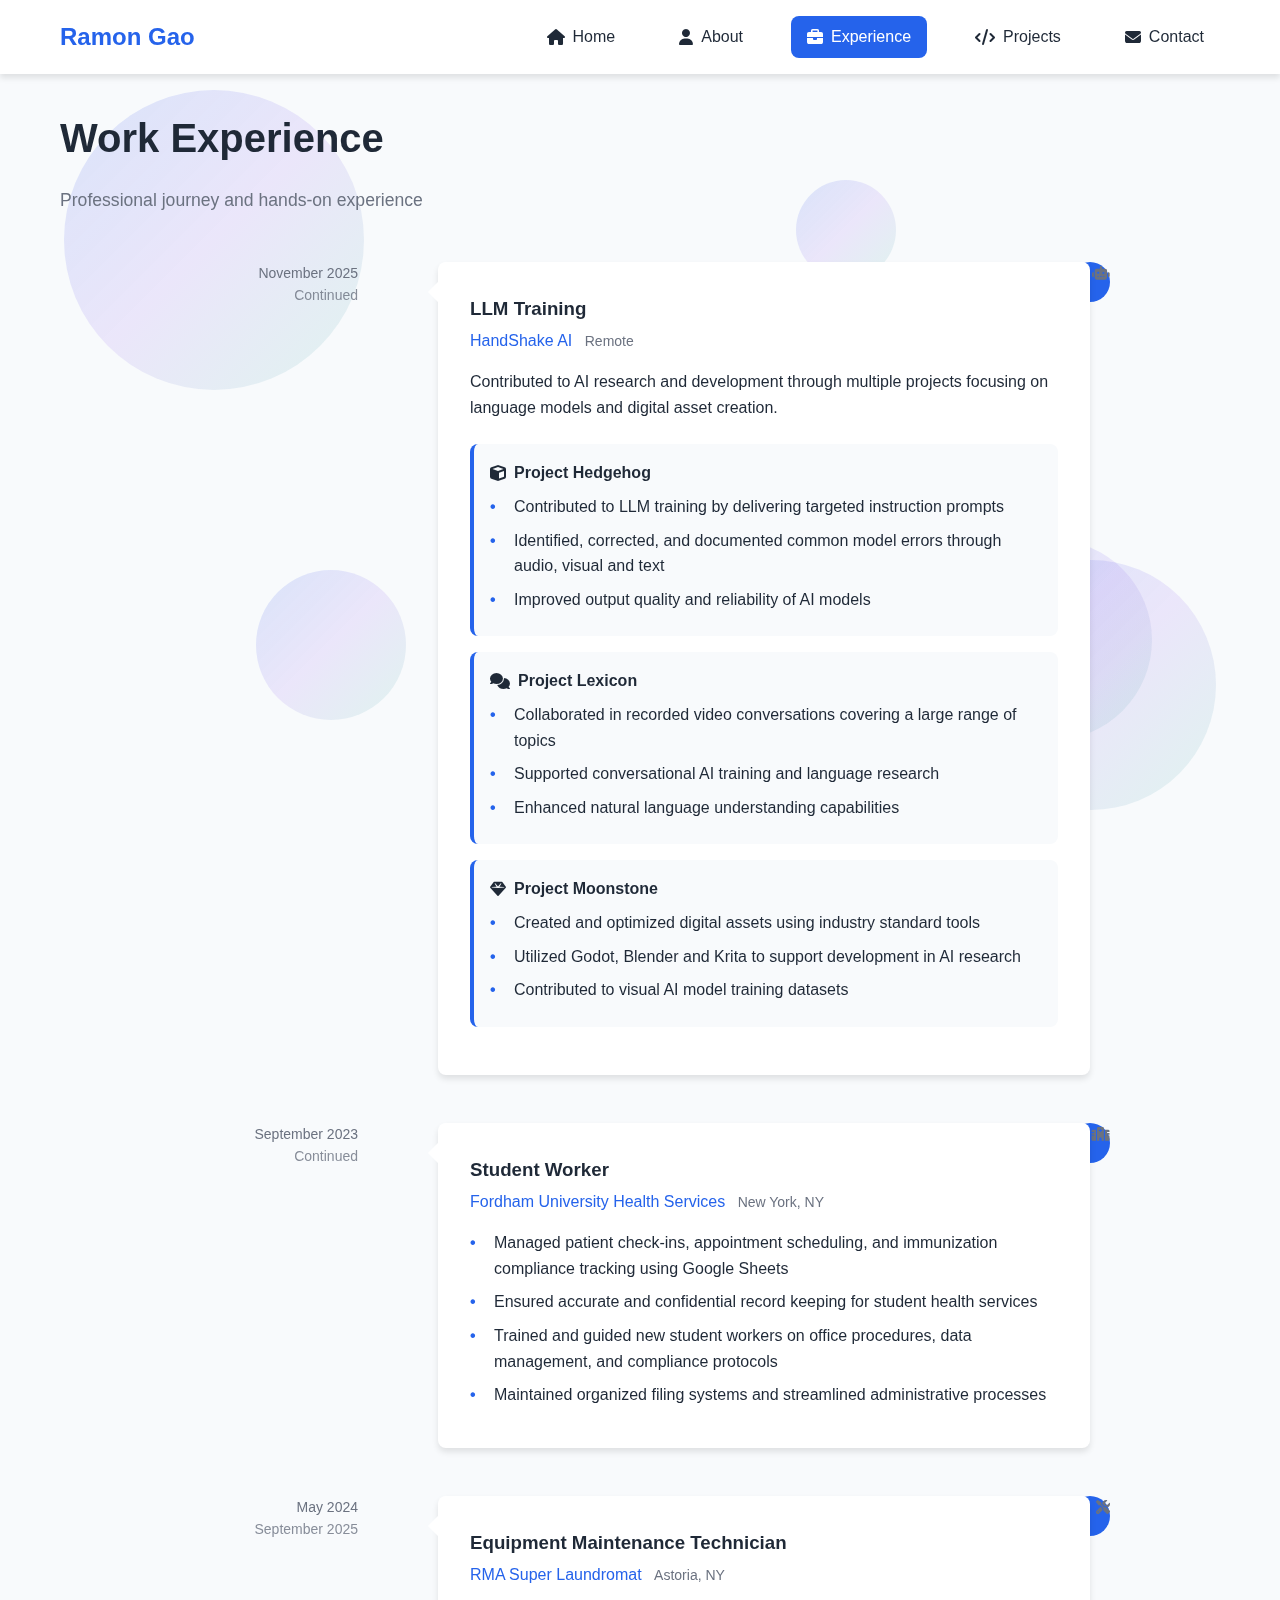
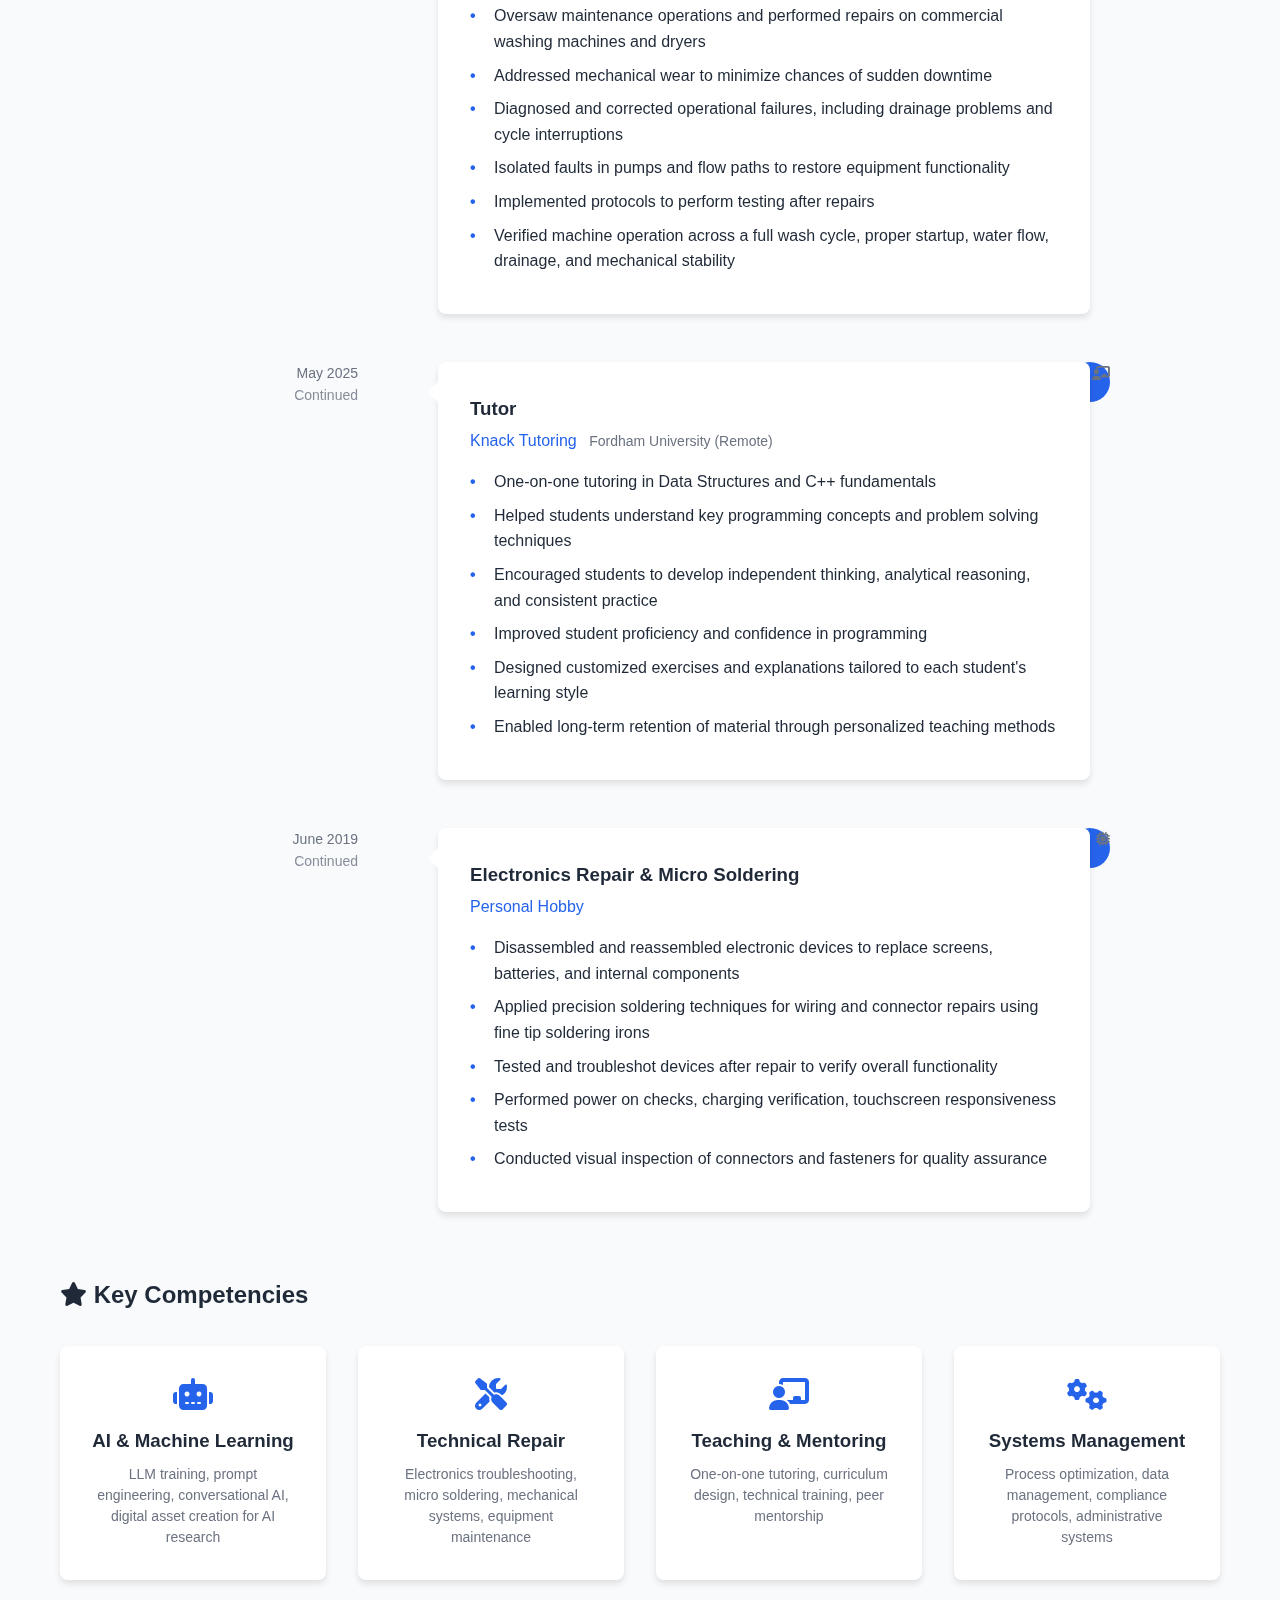
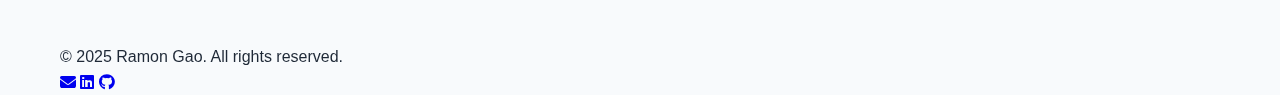
<file: experience.html>
<!DOCTYPE html>
<html lang="en">
<head>
    <meta charset="UTF-8">
    <meta name="viewport" content="width=device-width, initial-scale=1.0">
    <title>Portfolio | Experience</title>
    <link rel="stylesheet" href="style.css">
    <link rel="stylesheet" href="https://cdnjs.cloudflare.com/ajax/libs/font-awesome/6.4.0/css/all.min.css">
</head>
<body>
    <nav class="navbar">
        <div class="container">
            <a href="index.html" class="logo">Ramon Gao</a>
            <ul class="nav-links">
                <li><a href="index.html"><i class="fas fa-home"></i> Home</a></li>
                <li><a href="about.html"><i class="fas fa-user"></i> About</a></li>
                <li><a href="experience.html" class="active"><i class="fas fa-briefcase"></i> Experience</a></li>
                <li><a href="projects.html"><i class="fas fa-code"></i> Projects</a></li>
                <li><a href="contact.html"><i class="fas fa-envelope"></i> Contact</a></li>
            </ul>
            <button class="menu-toggle">
                <i class="fas fa-bars"></i>
            </button>
        </div>
    </nav>

    <main class="container">
        <h1 class="page-title">Work Experience</h1>
        <p class="page-subtitle">Professional journey and hands-on experience</p>
        
        <!-- Timeline View -->
        <div class="experience-timeline">
            <!-- HandShake AI -->
            <div class="timeline-item">
                <div class="timeline-date">
                    <span>November 2025</span>
                    <span class="date-to">Continued</span>
                    <span class="timeline-badge"><i class="fas fa-robot"></i></span>
                </div>
                <div class="timeline-content">
                    <div class="job-header">
                        <h3>LLM Training</h3>
                        <div class="company">HandShake AI <span class="job-location">Remote</span></div>
                    </div>
                    <div class="job-description">
                        <p>Contributed to AI research and development through multiple projects focusing on language models and digital asset creation.</p>
                        <div class="job-projects">
                            <div class="project-highlight">
                                <h4><i class="fas fa-cube"></i> Project Hedgehog</h4>
                                <ul>
                                    <li>Contributed to LLM training by delivering targeted instruction prompts</li>
                                    <li>Identified, corrected, and documented common model errors through audio, visual and text</li>
                                    <li>Improved output quality and reliability of AI models</li>
                                </ul>
                            </div>
                            <div class="project-highlight">
                                <h4><i class="fas fa-comments"></i> Project Lexicon</h4>
                                <ul>
                                    <li>Collaborated in recorded video conversations covering a large range of topics</li>
                                    <li>Supported conversational AI training and language research</li>
                                    <li>Enhanced natural language understanding capabilities</li>
                                </ul>
                            </div>
                            <div class="project-highlight">
                                <h4><i class="fas fa-gem"></i> Project Moonstone</h4>
                                <ul>
                                    <li>Created and optimized digital assets using industry standard tools</li>
                                    <li>Utilized Godot, Blender and Krita to support development in AI research</li>
                                    <li>Contributed to visual AI model training datasets</li>
                                </ul>
                            </div>
                        </div>
                    </div>
                </div>
            </div>

            <!-- Fordham University Health Services -->
            <div class="timeline-item">
                <div class="timeline-date">
                    <span>September 2023</span>
                    <span class="date-to">Continued</span>
                    <span class="timeline-badge"><i class="fas fa-hospital"></i></span>
                </div>
                <div class="timeline-content">
                    <div class="job-header">
                        <h3>Student Worker</h3>
                        <div class="company">Fordham University Health Services <span class="job-location">New York, NY</span></div>
                    </div>
                    <div class="job-description">
                        <ul>
                            <li>Managed patient check-ins, appointment scheduling, and immunization compliance tracking using Google Sheets</li>
                            <li>Ensured accurate and confidential record keeping for student health services</li>
                            <li>Trained and guided new student workers on office procedures, data management, and compliance protocols</li>
                            <li>Maintained organized filing systems and streamlined administrative processes</li>
                        </ul>
                    </div>
                </div>
            </div>

            <!-- RMA Super Laundromat -->
            <div class="timeline-item">
                <div class="timeline-date">
                    <span>May 2024</span>
                    <span class="date-to">September 2025</span>
                    <span class="timeline-badge"><i class="fas fa-tools"></i></span>
                </div>
                <div class="timeline-content">
                    <div class="job-header">
                        <h3>Equipment Maintenance Technician</h3>
                        <div class="company">RMA Super Laundromat <span class="job-location">Astoria, NY</span></div>
                    </div>
                    <div class="job-description">
                        <ul>
                            <li>Oversaw maintenance operations and performed repairs on commercial washing machines and dryers</li>
                            <li>Addressed mechanical wear to minimize chances of sudden downtime</li>
                            <li>Diagnosed and corrected operational failures, including drainage problems and cycle interruptions</li>
                            <li>Isolated faults in pumps and flow paths to restore equipment functionality</li>
                            <li>Implemented protocols to perform testing after repairs</li>
                            <li>Verified machine operation across a full wash cycle, proper startup, water flow, drainage, and mechanical stability</li>
                        </ul>
                    </div>
                </div>
            </div>

            <!-- Knack Tutoring -->
            <div class="timeline-item">
                <div class="timeline-date">
                    <span>May 2025</span>
                    <span class="date-to">Continued</span>
                    <span class="timeline-badge"><i class="fas fa-chalkboard-teacher"></i></span>
                </div>
                <div class="timeline-content">
                    <div class="job-header">
                        <h3>Tutor</h3>
                        <div class="company">Knack Tutoring <span class="job-location">Fordham University (Remote)</span></div>
                    </div>
                    <div class="job-description">
                        <ul>
                            <li>One-on-one tutoring in Data Structures and C++ fundamentals</li>
                            <li>Helped students understand key programming concepts and problem solving techniques</li>
                            <li>Encouraged students to develop independent thinking, analytical reasoning, and consistent practice</li>
                            <li>Improved student proficiency and confidence in programming</li>
                            <li>Designed customized exercises and explanations tailored to each student's learning style</li>
                            <li>Enabled long-term retention of material through personalized teaching methods</li>
                        </ul>
                    </div>
                </div>
            </div>

            <!-- Electronics Repair (Hobby) -->
            <div class="timeline-item">
                <div class="timeline-date">
                    <span>June 2019</span>
                    <span class="date-to">Continued</span>
                    <span class="timeline-badge"><i class="fas fa-microchip"></i></span>
                </div>
                <div class="timeline-content">
                    <div class="job-header">
                        <h3>Electronics Repair & Micro Soldering</h3>
                        <div class="company">Personal Hobby</div>
                    </div>
                    <div class="job-description">
                        <ul>
                            <li>Disassembled and reassembled electronic devices to replace screens, batteries, and internal components</li>
                            <li>Applied precision soldering techniques for wiring and connector repairs using fine tip soldering irons</li>
                            <li>Tested and troubleshot devices after repair to verify overall functionality</li>
                            <li>Performed power on checks, charging verification, touchscreen responsiveness tests</li>
                            <li>Conducted visual inspection of connectors and fasteners for quality assurance</li>
                        </ul>
                    </div>
                </div>
            </div>
        </div>

        <!-- Skills Highlight -->
        <section class="skills-highlight">
            <h2><i class="fas fa-star"></i> Key Competencies</h2>
            <div class="competencies-grid">
                <div class="competency-card">
                    <i class="fas fa-robot fa-2x"></i>
                    <h3>AI & Machine Learning</h3>
                    <p>LLM training, prompt engineering, conversational AI, digital asset creation for AI research</p>
                </div>
                <div class="competency-card">
                    <i class="fas fa-tools fa-2x"></i>
                    <h3>Technical Repair</h3>
                    <p>Electronics troubleshooting, micro soldering, mechanical systems, equipment maintenance</p>
                </div>
                <div class="competency-card">
                    <i class="fas fa-chalkboard-teacher fa-2x"></i>
                    <h3>Teaching & Mentoring</h3>
                    <p>One-on-one tutoring, curriculum design, technical training, peer mentorship</p>
                </div>
                <div class="competency-card">
                    <i class="fas fa-cogs fa-2x"></i>
                    <h3>Systems Management</h3>
                    <p>Process optimization, data management, compliance protocols, administrative systems</p>
                </div>
            </div>
        </section>
    </main>

    <footer class="footer">
        <div class="container">
            <p>&copy; 2025 Ramon Gao. All rights reserved.</p>
            <div class="social-links">
                <a href="mailto:RamonGao05@gmail.com"><i class="fas fa-envelope"></i></a>
                <a href="#"><i class="fab fa-linkedin"></i></a>
                <a href="#"><i class="fab fa-github"></i></a>
            </div>
        </div>
    </footer>

    <script src="script.js"></script>
</body>
</html>
</file>
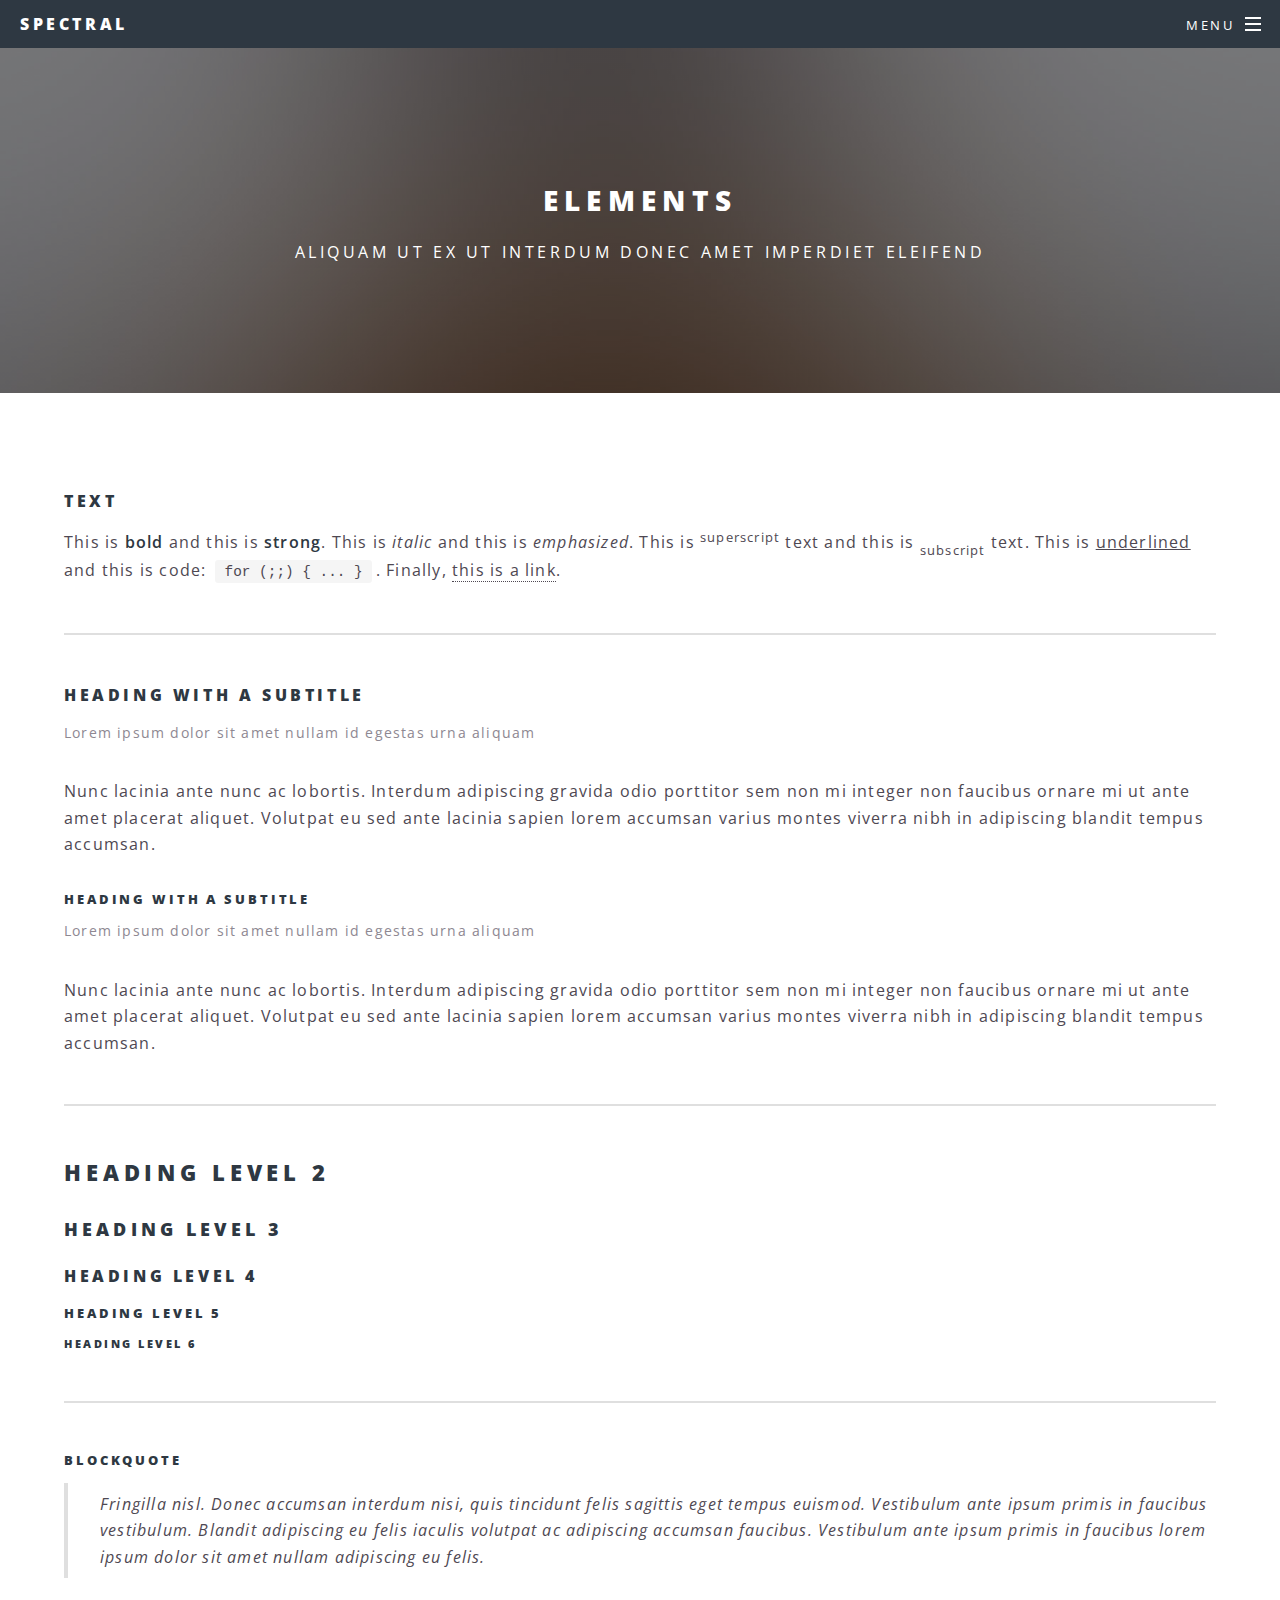
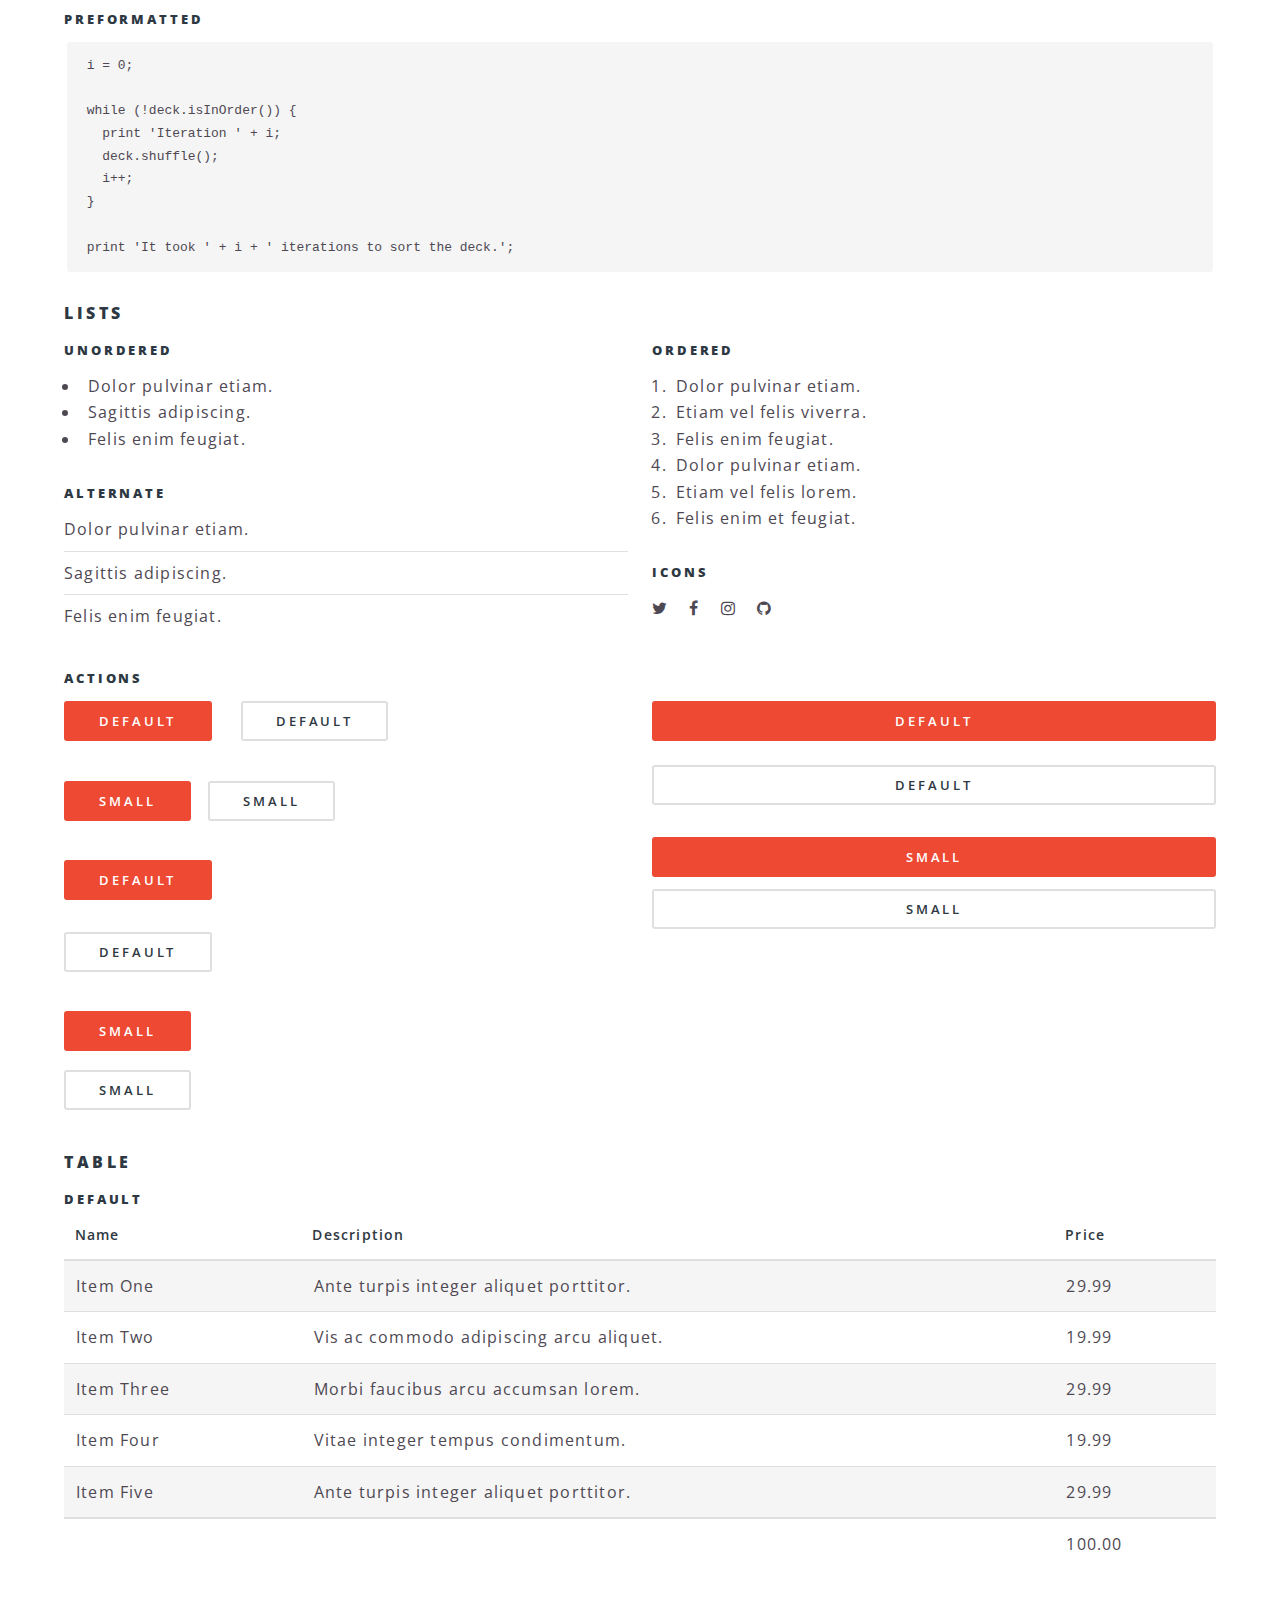
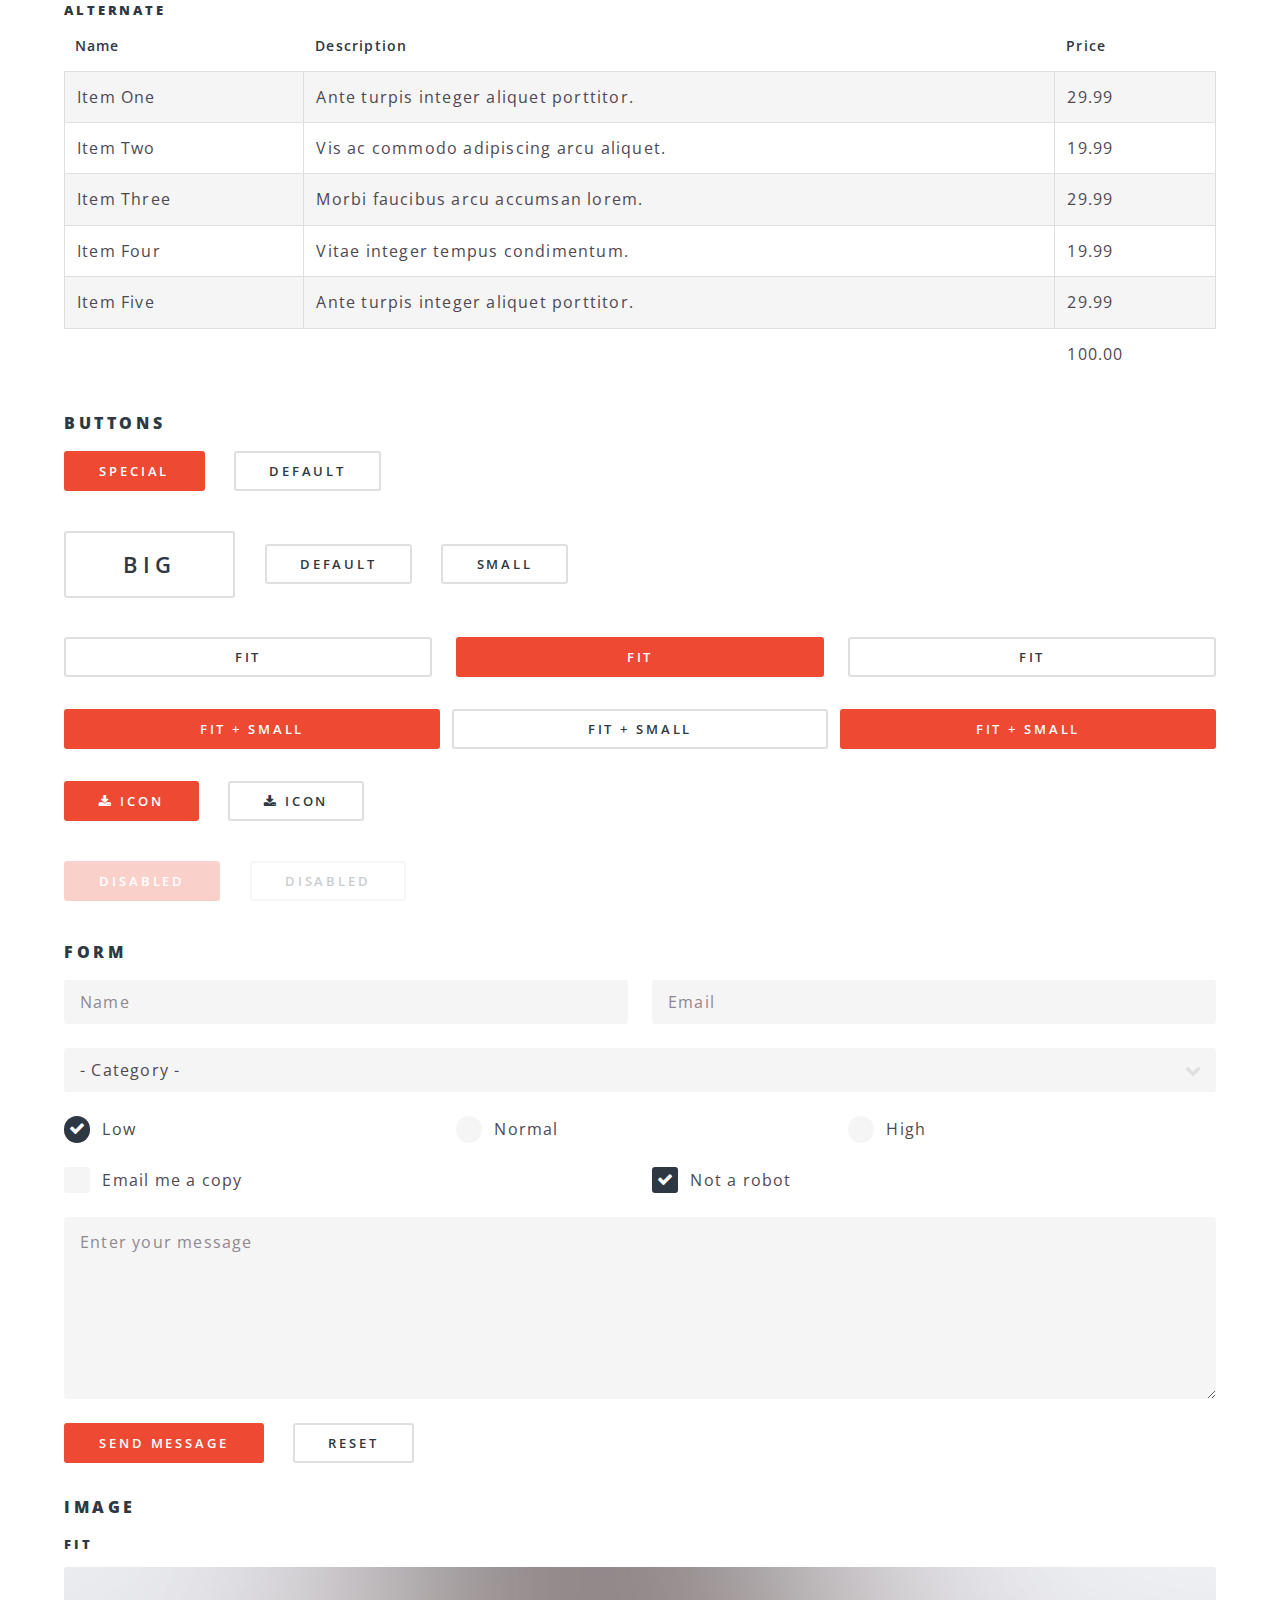
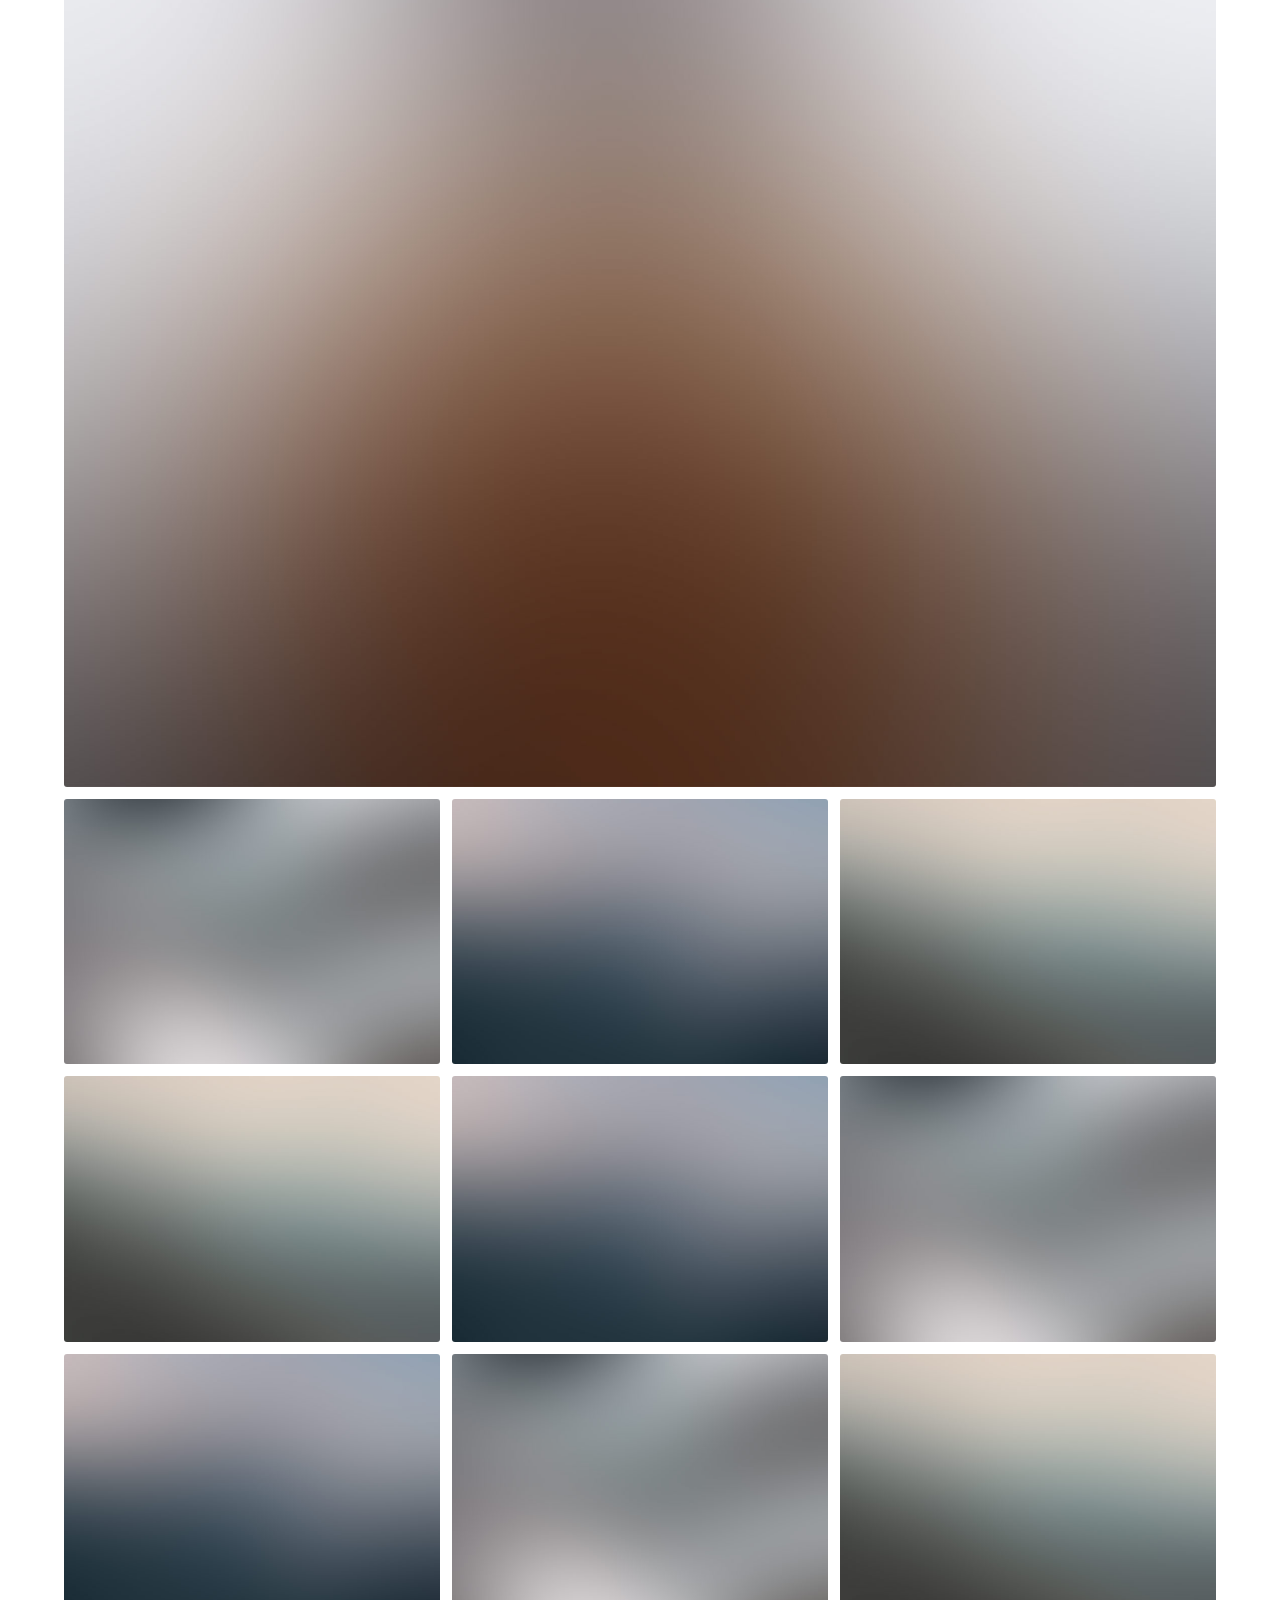
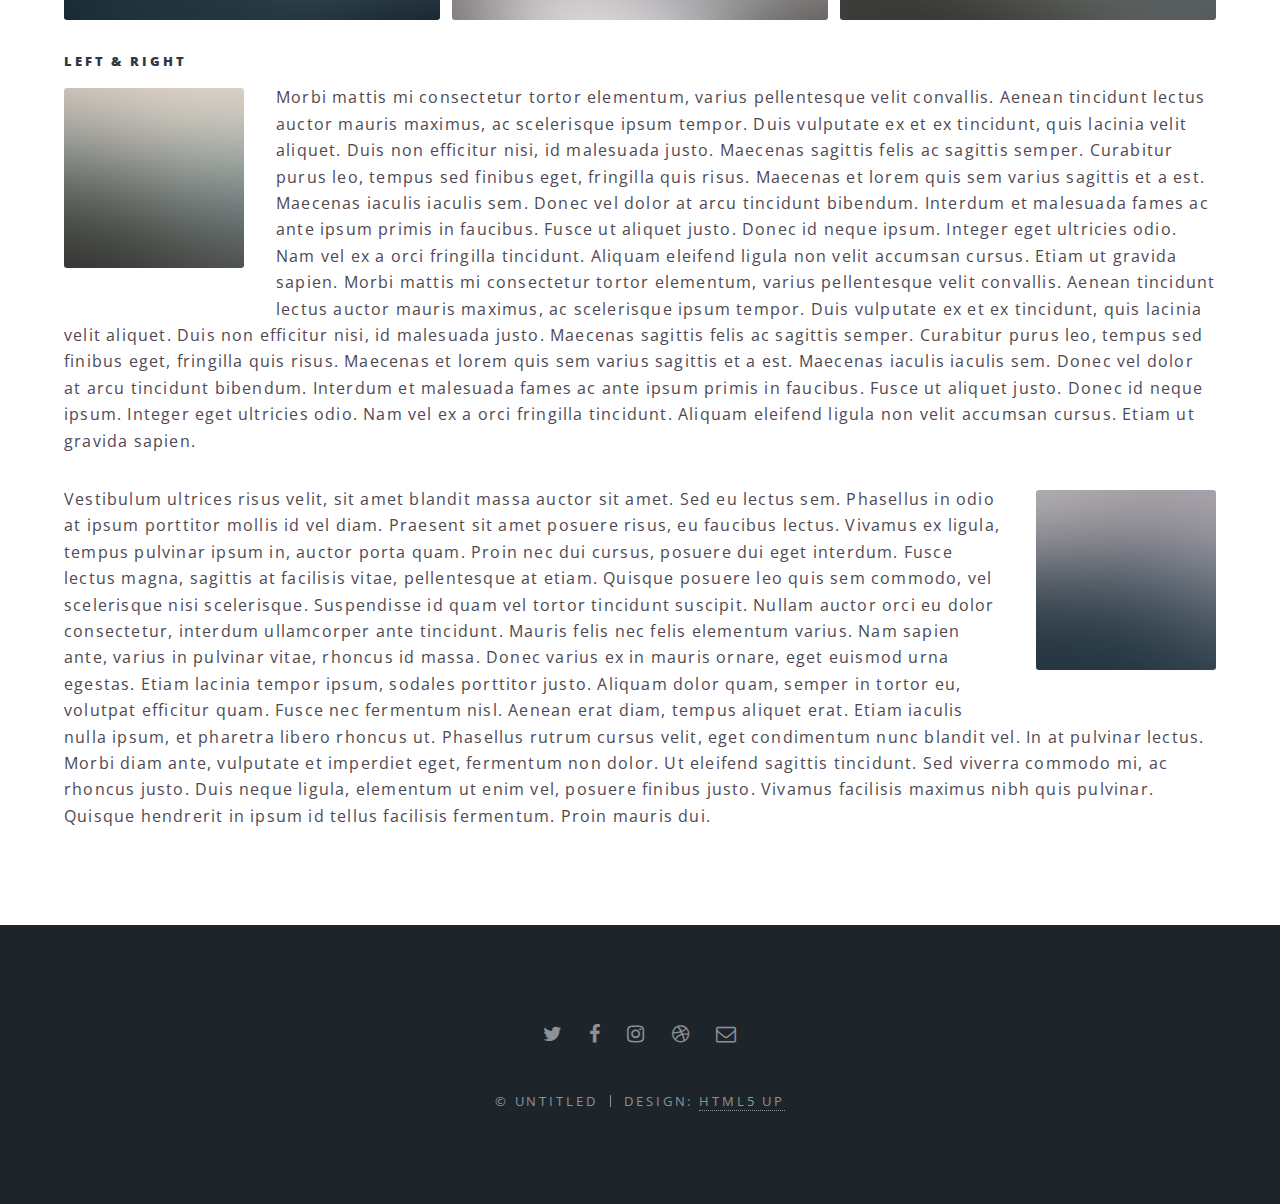
<file: 63 Spectral/elements.html>
<!DOCTYPE HTML>
<!--
	Spectral by HTML5 UP
	html5up.net | @ajlkn
	Free for personal and commercial use under the CCA 3.0 license (html5up.net/license)
-->
<html>
	<head>
		<title>Elements - Spectral by HTML5 UP</title>
		<meta charset="utf-8" />
		<meta name="viewport" content="width=device-width, initial-scale=1" />
		<!--[if lte IE 8]><script src="assets/js/ie/html5shiv.js"></script><![endif]-->
		<link rel="stylesheet" href="assets/css/main.css" />
		<!--[if lte IE 8]><link rel="stylesheet" href="assets/css/ie8.css" /><![endif]-->
		<!--[if lte IE 9]><link rel="stylesheet" href="assets/css/ie9.css" /><![endif]-->
	</head>
	<body>

		<!-- Page Wrapper -->
			<div id="page-wrapper">

				<!-- Header -->
					<header id="header">
						<h1><a href="index.html">Spectral</a></h1>
						<nav id="nav">
							<ul>
								<li class="special">
									<a href="#menu" class="menuToggle"><span>Menu</span></a>
									<div id="menu">
										<ul>
											<li><a href="index.html">Home</a></li>
											<li><a href="generic.html">Generic</a></li>
											<li><a href="elements.html">Elements</a></li>
											<li><a href="#">Sign Up</a></li>
											<li><a href="#">Log In</a></li>
										</ul>
									</div>
								</li>
							</ul>
						</nav>
					</header>

				<!-- Main -->
					<article id="main">
						<header>
							<h2>Elements</h2>
							<p>Aliquam ut ex ut interdum donec amet imperdiet eleifend</p>
						</header>
						<section class="wrapper style5">
							<div class="inner">

								<section>
									<h4>Text</h4>
									<p>This is <b>bold</b> and this is <strong>strong</strong>. This is <i>italic</i> and this is <em>emphasized</em>.
									This is <sup>superscript</sup> text and this is <sub>subscript</sub> text.
									This is <u>underlined</u> and this is code: <code>for (;;) { ... }</code>. Finally, <a href="#">this is a link</a>.</p>
									<hr />
									<header>
										<h4>Heading with a Subtitle</h4>
										<p>Lorem ipsum dolor sit amet nullam id egestas urna aliquam</p>
									</header>
									<p>Nunc lacinia ante nunc ac lobortis. Interdum adipiscing gravida odio porttitor sem non mi integer non faucibus ornare mi ut ante amet placerat aliquet. Volutpat eu sed ante lacinia sapien lorem accumsan varius montes viverra nibh in adipiscing blandit tempus accumsan.</p>
									<header>
										<h5>Heading with a Subtitle</h5>
										<p>Lorem ipsum dolor sit amet nullam id egestas urna aliquam</p>
									</header>
									<p>Nunc lacinia ante nunc ac lobortis. Interdum adipiscing gravida odio porttitor sem non mi integer non faucibus ornare mi ut ante amet placerat aliquet. Volutpat eu sed ante lacinia sapien lorem accumsan varius montes viverra nibh in adipiscing blandit tempus accumsan.</p>
									<hr />
									<h2>Heading Level 2</h2>
									<h3>Heading Level 3</h3>
									<h4>Heading Level 4</h4>
									<h5>Heading Level 5</h5>
									<h6>Heading Level 6</h6>
									<hr />
									<h5>Blockquote</h5>
									<blockquote>Fringilla nisl. Donec accumsan interdum nisi, quis tincidunt felis sagittis eget tempus euismod. Vestibulum ante ipsum primis in faucibus vestibulum. Blandit adipiscing eu felis iaculis volutpat ac adipiscing accumsan faucibus. Vestibulum ante ipsum primis in faucibus lorem ipsum dolor sit amet nullam adipiscing eu felis.</blockquote>
									<h5>Preformatted</h5>
									<pre><code>i = 0;

while (!deck.isInOrder()) {
  print 'Iteration ' + i;
  deck.shuffle();
  i++;
}

print 'It took ' + i + ' iterations to sort the deck.';</code></pre>
								</section>

								<section>
									<h4>Lists</h4>
									<div class="row">
										<div class="6u 12u$(medium)">
											<h5>Unordered</h5>
											<ul>
												<li>Dolor pulvinar etiam.</li>
												<li>Sagittis adipiscing.</li>
												<li>Felis enim feugiat.</li>
											</ul>
											<h5>Alternate</h5>
											<ul class="alt">
												<li>Dolor pulvinar etiam.</li>
												<li>Sagittis adipiscing.</li>
												<li>Felis enim feugiat.</li>
											</ul>
										</div>
										<div class="6u$ 12u$(medium)">
											<h5>Ordered</h5>
											<ol>
												<li>Dolor pulvinar etiam.</li>
												<li>Etiam vel felis viverra.</li>
												<li>Felis enim feugiat.</li>
												<li>Dolor pulvinar etiam.</li>
												<li>Etiam vel felis lorem.</li>
												<li>Felis enim et feugiat.</li>
											</ol>
											<h5>Icons</h5>
											<ul class="icons">
												<li><a href="#" class="icon fa-twitter"><span class="label">Twitter</span></a></li>
												<li><a href="#" class="icon fa-facebook"><span class="label">Facebook</span></a></li>
												<li><a href="#" class="icon fa-instagram"><span class="label">Instagram</span></a></li>
												<li><a href="#" class="icon fa-github"><span class="label">Github</span></a></li>
											</ul>
										</div>
									</div>
									<h5>Actions</h5>
									<div class="row">
										<div class="6u 12u$(medium)">
											<ul class="actions">
												<li><a href="#" class="button special">Default</a></li>
												<li><a href="#" class="button">Default</a></li>
											</ul>
											<ul class="actions small">
												<li><a href="#" class="button special small">Small</a></li>
												<li><a href="#" class="button small">Small</a></li>
											</ul>
											<ul class="actions vertical">
												<li><a href="#" class="button special">Default</a></li>
												<li><a href="#" class="button">Default</a></li>
											</ul>
											<ul class="actions vertical small">
												<li><a href="#" class="button special small">Small</a></li>
												<li><a href="#" class="button small">Small</a></li>
											</ul>
										</div>
										<div class="6u 12u$(medium)">
											<ul class="actions vertical">
												<li><a href="#" class="button special fit">Default</a></li>
												<li><a href="#" class="button fit">Default</a></li>
											</ul>
											<ul class="actions vertical small">
												<li><a href="#" class="button special small fit">Small</a></li>
												<li><a href="#" class="button small fit">Small</a></li>
											</ul>
										</div>
									</div>
								</section>

								<section>
									<h4>Table</h4>
									<h5>Default</h5>
									<div class="table-wrapper">
										<table>
											<thead>
												<tr>
													<th>Name</th>
													<th>Description</th>
													<th>Price</th>
												</tr>
											</thead>
											<tbody>
												<tr>
													<td>Item One</td>
													<td>Ante turpis integer aliquet porttitor.</td>
													<td>29.99</td>
												</tr>
												<tr>
													<td>Item Two</td>
													<td>Vis ac commodo adipiscing arcu aliquet.</td>
													<td>19.99</td>
												</tr>
												<tr>
													<td>Item Three</td>
													<td> Morbi faucibus arcu accumsan lorem.</td>
													<td>29.99</td>
												</tr>
												<tr>
													<td>Item Four</td>
													<td>Vitae integer tempus condimentum.</td>
													<td>19.99</td>
												</tr>
												<tr>
													<td>Item Five</td>
													<td>Ante turpis integer aliquet porttitor.</td>
													<td>29.99</td>
												</tr>
											</tbody>
											<tfoot>
												<tr>
													<td colspan="2"></td>
													<td>100.00</td>
												</tr>
											</tfoot>
										</table>
									</div>

									<h5>Alternate</h5>
									<div class="table-wrapper">
										<table class="alt">
											<thead>
												<tr>
													<th>Name</th>
													<th>Description</th>
													<th>Price</th>
												</tr>
											</thead>
											<tbody>
												<tr>
													<td>Item One</td>
													<td>Ante turpis integer aliquet porttitor.</td>
													<td>29.99</td>
												</tr>
												<tr>
													<td>Item Two</td>
													<td>Vis ac commodo adipiscing arcu aliquet.</td>
													<td>19.99</td>
												</tr>
												<tr>
													<td>Item Three</td>
													<td> Morbi faucibus arcu accumsan lorem.</td>
													<td>29.99</td>
												</tr>
												<tr>
													<td>Item Four</td>
													<td>Vitae integer tempus condimentum.</td>
													<td>19.99</td>
												</tr>
												<tr>
													<td>Item Five</td>
													<td>Ante turpis integer aliquet porttitor.</td>
													<td>29.99</td>
												</tr>
											</tbody>
											<tfoot>
												<tr>
													<td colspan="2"></td>
													<td>100.00</td>
												</tr>
											</tfoot>
										</table>
									</div>
								</section>

								<section>
									<h4>Buttons</h4>
									<ul class="actions">
										<li><a href="#" class="button special">Special</a></li>
										<li><a href="#" class="button">Default</a></li>
									</ul>
									<ul class="actions">
										<li><a href="#" class="button big">Big</a></li>
										<li><a href="#" class="button">Default</a></li>
										<li><a href="#" class="button small">Small</a></li>
									</ul>
									<ul class="actions fit">
										<li><a href="#" class="button fit">Fit</a></li>
										<li><a href="#" class="button special fit">Fit</a></li>
										<li><a href="#" class="button fit">Fit</a></li>
									</ul>
									<ul class="actions fit small">
										<li><a href="#" class="button special fit small">Fit + Small</a></li>
										<li><a href="#" class="button fit small">Fit + Small</a></li>
										<li><a href="#" class="button special fit small">Fit + Small</a></li>
									</ul>
									<ul class="actions">
										<li><a href="#" class="button special icon fa-download">Icon</a></li>
										<li><a href="#" class="button icon fa-download">Icon</a></li>
									</ul>
									<ul class="actions">
										<li><span class="button special disabled">Disabled</span></li>
										<li><span class="button disabled">Disabled</span></li>
									</ul>
								</section>

								<section>
									<h4>Form</h4>
									<form method="post" action="#">
										<div class="row uniform">
											<div class="6u 12u$(xsmall)">
												<input type="text" name="demo-name" id="demo-name" value="" placeholder="Name" />
											</div>
											<div class="6u$ 12u$(xsmall)">
												<input type="email" name="demo-email" id="demo-email" value="" placeholder="Email" />
											</div>
											<div class="12u$">
												<div class="select-wrapper">
													<select name="demo-category" id="demo-category">
														<option value="">- Category -</option>
														<option value="1">Manufacturing</option>
														<option value="1">Shipping</option>
														<option value="1">Administration</option>
														<option value="1">Human Resources</option>
													</select>
												</div>
											</div>
											<div class="4u 12u$(small)">
												<input type="radio" id="demo-priority-low" name="demo-priority" checked>
												<label for="demo-priority-low">Low</label>
											</div>
											<div class="4u 12u$(small)">
												<input type="radio" id="demo-priority-normal" name="demo-priority">
												<label for="demo-priority-normal">Normal</label>
											</div>
											<div class="4u$ 12u$(small)">
												<input type="radio" id="demo-priority-high" name="demo-priority">
												<label for="demo-priority-high">High</label>
											</div>
											<div class="6u 12u$(small)">
												<input type="checkbox" id="demo-copy" name="demo-copy">
												<label for="demo-copy">Email me a copy</label>
											</div>
											<div class="6u$ 12u$(small)">
												<input type="checkbox" id="demo-human" name="demo-human" checked>
												<label for="demo-human">Not a robot</label>
											</div>
											<div class="12u$">
												<textarea name="demo-message" id="demo-message" placeholder="Enter your message" rows="6"></textarea>
											</div>
											<div class="12u$">
												<ul class="actions">
													<li><input type="submit" value="Send Message" class="special" /></li>
													<li><input type="reset" value="Reset" /></li>
												</ul>
											</div>
										</div>
									</form>
								</section>

								<section>
									<h4>Image</h4>
									<h5>Fit</h5>
									<div class="box alt">
										<div class="row uniform 50%">
											<div class="12u"><span class="image fit"><img src="images/banner.jpg" alt="" /></span></div>
											<div class="4u"><span class="image fit"><img src="images/pic01.jpg" alt="" /></span></div>
											<div class="4u"><span class="image fit"><img src="images/pic02.jpg" alt="" /></span></div>
											<div class="4u"><span class="image fit"><img src="images/pic03.jpg" alt="" /></span></div>
											<div class="4u"><span class="image fit"><img src="images/pic03.jpg" alt="" /></span></div>
											<div class="4u"><span class="image fit"><img src="images/pic02.jpg" alt="" /></span></div>
											<div class="4u"><span class="image fit"><img src="images/pic01.jpg" alt="" /></span></div>
											<div class="4u"><span class="image fit"><img src="images/pic02.jpg" alt="" /></span></div>
											<div class="4u"><span class="image fit"><img src="images/pic01.jpg" alt="" /></span></div>
											<div class="4u"><span class="image fit"><img src="images/pic03.jpg" alt="" /></span></div>
										</div>
									</div>
									<h5>Left &amp; Right</h5>
									<p><span class="image left"><img src="images/pic04.jpg" alt="" /></span>Morbi mattis mi consectetur tortor elementum, varius pellentesque velit convallis. Aenean tincidunt lectus auctor mauris maximus, ac scelerisque ipsum tempor. Duis vulputate ex et ex tincidunt, quis lacinia velit aliquet. Duis non efficitur nisi, id malesuada justo. Maecenas sagittis felis ac sagittis semper. Curabitur purus leo, tempus sed finibus eget, fringilla quis risus. Maecenas et lorem quis sem varius sagittis et a est. Maecenas iaculis iaculis sem. Donec vel dolor at arcu tincidunt bibendum. Interdum et malesuada fames ac ante ipsum primis in faucibus. Fusce ut aliquet justo. Donec id neque ipsum. Integer eget ultricies odio. Nam vel ex a orci fringilla tincidunt. Aliquam eleifend ligula non velit accumsan cursus. Etiam ut gravida sapien. Morbi mattis mi consectetur tortor elementum, varius pellentesque velit convallis. Aenean tincidunt lectus auctor mauris maximus, ac scelerisque ipsum tempor. Duis vulputate ex et ex tincidunt, quis lacinia velit aliquet. Duis non efficitur nisi, id malesuada justo. Maecenas sagittis felis ac sagittis semper. Curabitur purus leo, tempus sed finibus eget, fringilla quis risus. Maecenas et lorem quis sem varius sagittis et a est. Maecenas iaculis iaculis sem. Donec vel dolor at arcu tincidunt bibendum. Interdum et malesuada fames ac ante ipsum primis in faucibus. Fusce ut aliquet justo. Donec id neque ipsum. Integer eget ultricies odio. Nam vel ex a orci fringilla tincidunt. Aliquam eleifend ligula non velit accumsan cursus. Etiam ut gravida sapien.</p>
									<p><span class="image right"><img src="images/pic05.jpg" alt="" /></span>Vestibulum ultrices risus velit, sit amet blandit massa auctor sit amet. Sed eu lectus sem. Phasellus in odio at ipsum porttitor mollis id vel diam. Praesent sit amet posuere risus, eu faucibus lectus. Vivamus ex ligula, tempus pulvinar ipsum in, auctor porta quam. Proin nec dui cursus, posuere dui eget interdum. Fusce lectus magna, sagittis at facilisis vitae, pellentesque at etiam. Quisque posuere leo quis sem commodo, vel scelerisque nisi scelerisque. Suspendisse id quam vel tortor tincidunt suscipit. Nullam auctor orci eu dolor consectetur, interdum ullamcorper ante tincidunt. Mauris felis nec felis elementum varius. Nam sapien ante, varius in pulvinar vitae, rhoncus id massa. Donec varius ex in mauris ornare, eget euismod urna egestas. Etiam lacinia tempor ipsum, sodales porttitor justo. Aliquam dolor quam, semper in tortor eu, volutpat efficitur quam. Fusce nec fermentum nisl. Aenean erat diam, tempus aliquet erat. Etiam iaculis nulla ipsum, et pharetra libero rhoncus ut. Phasellus rutrum cursus velit, eget condimentum nunc blandit vel. In at pulvinar lectus. Morbi diam ante, vulputate et imperdiet eget, fermentum non dolor. Ut eleifend sagittis tincidunt. Sed viverra commodo mi, ac rhoncus justo. Duis neque ligula, elementum ut enim vel, posuere finibus justo. Vivamus facilisis maximus nibh quis pulvinar. Quisque hendrerit in ipsum id tellus facilisis fermentum. Proin mauris dui.</p>
								</section>

							</div>
						</section>
					</article>

				<!-- Footer -->
					<footer id="footer">
						<ul class="icons">
							<li><a href="#" class="icon fa-twitter"><span class="label">Twitter</span></a></li>
							<li><a href="#" class="icon fa-facebook"><span class="label">Facebook</span></a></li>
							<li><a href="#" class="icon fa-instagram"><span class="label">Instagram</span></a></li>
							<li><a href="#" class="icon fa-dribbble"><span class="label">Dribbble</span></a></li>
							<li><a href="#" class="icon fa-envelope-o"><span class="label">Email</span></a></li>
						</ul>
						<ul class="copyright">
							<li>&copy; Untitled</li><li>Design: <a href="http://html5up.net">HTML5 UP</a></li>
						</ul>
					</footer>

			</div>

		<!-- Scripts -->
			<script src="assets/js/jquery.min.js"></script>
			<script src="assets/js/jquery.scrollex.min.js"></script>
			<script src="assets/js/jquery.scrolly.min.js"></script>
			<script src="assets/js/skel.min.js"></script>
			<script src="assets/js/util.js"></script>
			<!--[if lte IE 8]><script src="assets/js/ie/respond.min.js"></script><![endif]-->
			<script src="assets/js/main.js"></script>

	</body>
</html>
</file>
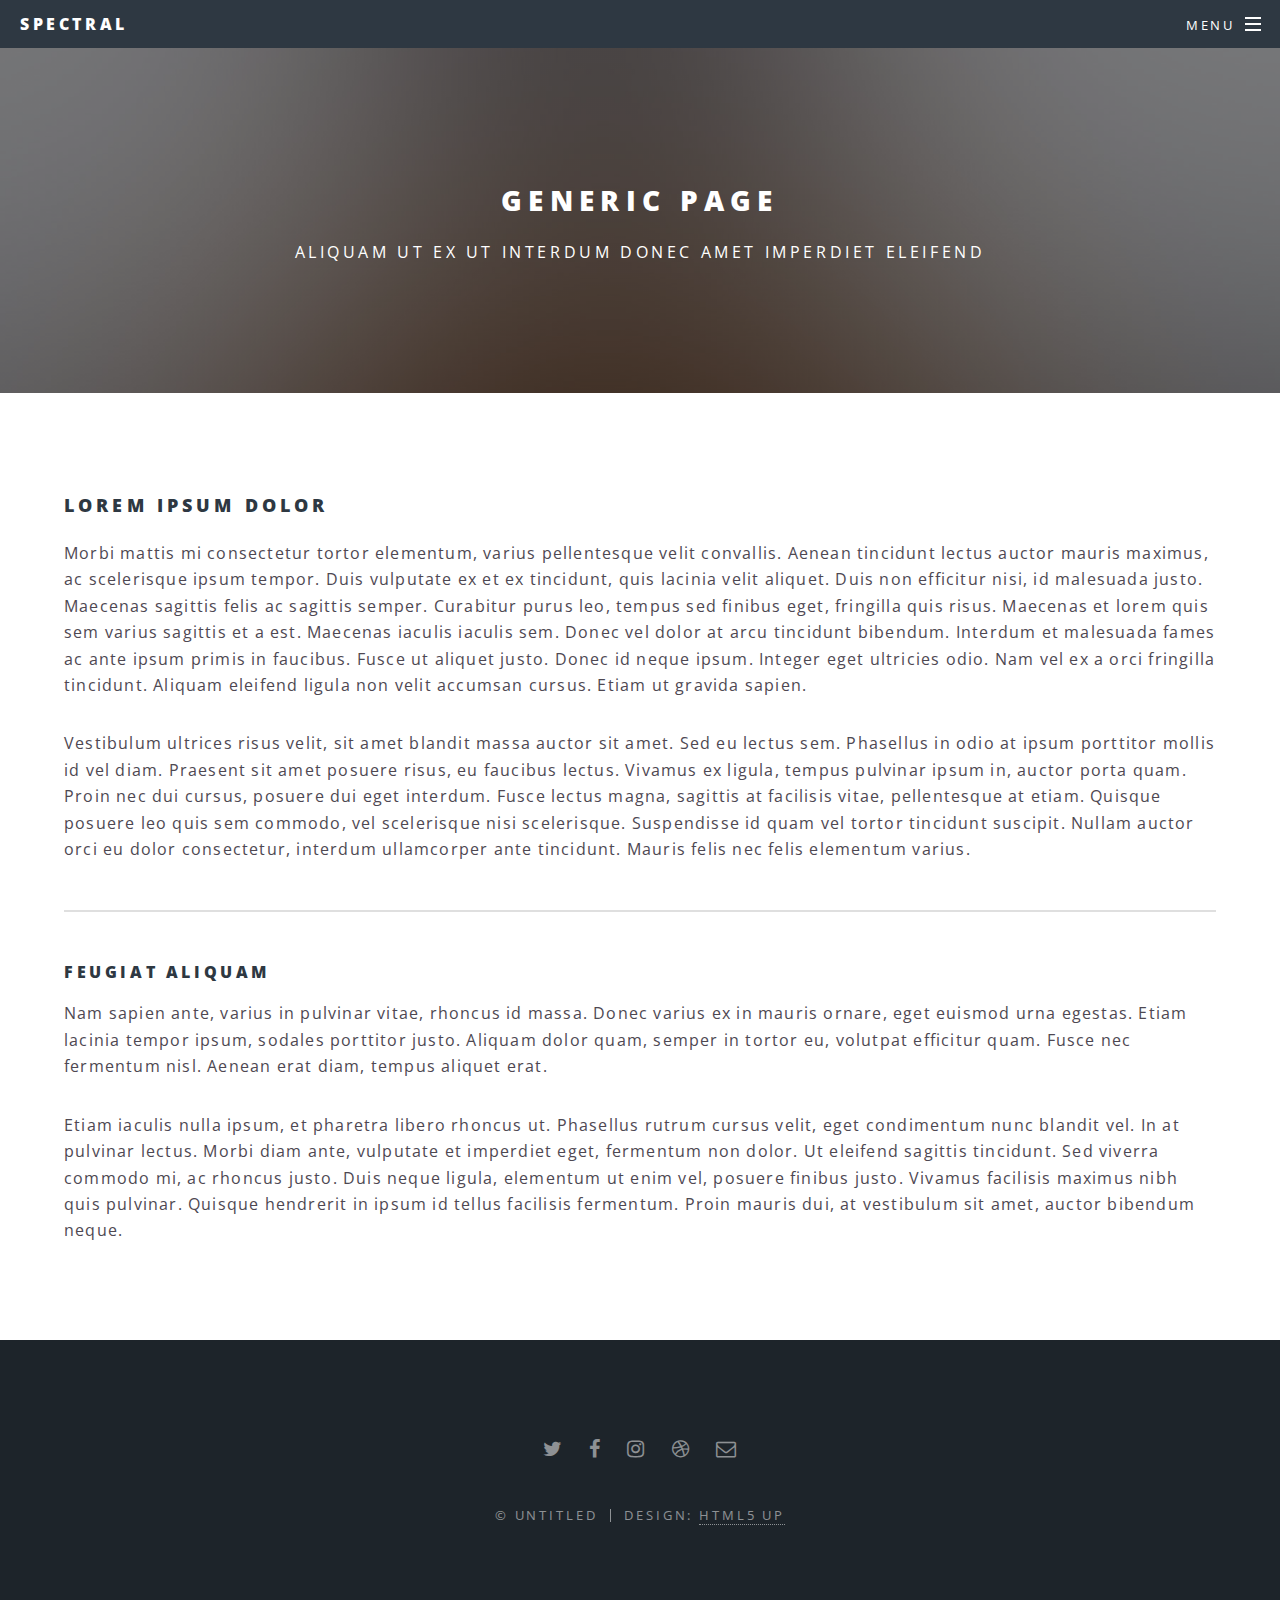
<file: 63 Spectral/generic.html>
<!DOCTYPE HTML>
<!--
	Spectral by HTML5 UP
	html5up.net | @ajlkn
	Free for personal and commercial use under the CCA 3.0 license (html5up.net/license)
-->
<html>
	<head>
		<title>Generic - Spectral by HTML5 UP</title>
		<meta charset="utf-8" />
		<meta name="viewport" content="width=device-width, initial-scale=1" />
		<!--[if lte IE 8]><script src="assets/js/ie/html5shiv.js"></script><![endif]-->
		<link rel="stylesheet" href="assets/css/main.css" />
		<!--[if lte IE 8]><link rel="stylesheet" href="assets/css/ie8.css" /><![endif]-->
		<!--[if lte IE 9]><link rel="stylesheet" href="assets/css/ie9.css" /><![endif]-->
	</head>
	<body>

		<!-- Page Wrapper -->
			<div id="page-wrapper">

				<!-- Header -->
					<header id="header">
						<h1><a href="index.html">Spectral</a></h1>
						<nav id="nav">
							<ul>
								<li class="special">
									<a href="#menu" class="menuToggle"><span>Menu</span></a>
									<div id="menu">
										<ul>
											<li><a href="index.html">Home</a></li>
											<li><a href="generic.html">Generic</a></li>
											<li><a href="elements.html">Elements</a></li>
											<li><a href="#">Sign Up</a></li>
											<li><a href="#">Log In</a></li>
										</ul>
									</div>
								</li>
							</ul>
						</nav>
					</header>

				<!-- Main -->
					<article id="main">
						<header>
							<h2>Generic Page</h2>
							<p>Aliquam ut ex ut interdum donec amet imperdiet eleifend</p>
						</header>
						<section class="wrapper style5">
							<div class="inner">

								<h3>Lorem ipsum dolor</h3>
								<p>Morbi mattis mi consectetur tortor elementum, varius pellentesque velit convallis. Aenean tincidunt lectus auctor mauris maximus, ac scelerisque ipsum tempor. Duis vulputate ex et ex tincidunt, quis lacinia velit aliquet. Duis non efficitur nisi, id malesuada justo. Maecenas sagittis felis ac sagittis semper. Curabitur purus leo, tempus sed finibus eget, fringilla quis risus. Maecenas et lorem quis sem varius sagittis et a est. Maecenas iaculis iaculis sem. Donec vel dolor at arcu tincidunt bibendum. Interdum et malesuada fames ac ante ipsum primis in faucibus. Fusce ut aliquet justo. Donec id neque ipsum. Integer eget ultricies odio. Nam vel ex a orci fringilla tincidunt. Aliquam eleifend ligula non velit accumsan cursus. Etiam ut gravida sapien.</p>

								<p>Vestibulum ultrices risus velit, sit amet blandit massa auctor sit amet. Sed eu lectus sem. Phasellus in odio at ipsum porttitor mollis id vel diam. Praesent sit amet posuere risus, eu faucibus lectus. Vivamus ex ligula, tempus pulvinar ipsum in, auctor porta quam. Proin nec dui cursus, posuere dui eget interdum. Fusce lectus magna, sagittis at facilisis vitae, pellentesque at etiam. Quisque posuere leo quis sem commodo, vel scelerisque nisi scelerisque. Suspendisse id quam vel tortor tincidunt suscipit. Nullam auctor orci eu dolor consectetur, interdum ullamcorper ante tincidunt. Mauris felis nec felis elementum varius.</p>

								<hr />

								<h4>Feugiat aliquam</h4>
								<p>Nam sapien ante, varius in pulvinar vitae, rhoncus id massa. Donec varius ex in mauris ornare, eget euismod urna egestas. Etiam lacinia tempor ipsum, sodales porttitor justo. Aliquam dolor quam, semper in tortor eu, volutpat efficitur quam. Fusce nec fermentum nisl. Aenean erat diam, tempus aliquet erat.</p>

								<p>Etiam iaculis nulla ipsum, et pharetra libero rhoncus ut. Phasellus rutrum cursus velit, eget condimentum nunc blandit vel. In at pulvinar lectus. Morbi diam ante, vulputate et imperdiet eget, fermentum non dolor. Ut eleifend sagittis tincidunt. Sed viverra commodo mi, ac rhoncus justo. Duis neque ligula, elementum ut enim vel, posuere finibus justo. Vivamus facilisis maximus nibh quis pulvinar. Quisque hendrerit in ipsum id tellus facilisis fermentum. Proin mauris dui, at vestibulum sit amet, auctor bibendum neque.</p>

							</div>
						</section>
					</article>

				<!-- Footer -->
					<footer id="footer">
						<ul class="icons">
							<li><a href="#" class="icon fa-twitter"><span class="label">Twitter</span></a></li>
							<li><a href="#" class="icon fa-facebook"><span class="label">Facebook</span></a></li>
							<li><a href="#" class="icon fa-instagram"><span class="label">Instagram</span></a></li>
							<li><a href="#" class="icon fa-dribbble"><span class="label">Dribbble</span></a></li>
							<li><a href="#" class="icon fa-envelope-o"><span class="label">Email</span></a></li>
						</ul>
						<ul class="copyright">
							<li>&copy; Untitled</li><li>Design: <a href="http://html5up.net">HTML5 UP</a></li>
						</ul>
					</footer>

			</div>

		<!-- Scripts -->
			<script src="assets/js/jquery.min.js"></script>
			<script src="assets/js/jquery.scrollex.min.js"></script>
			<script src="assets/js/jquery.scrolly.min.js"></script>
			<script src="assets/js/skel.min.js"></script>
			<script src="assets/js/util.js"></script>
			<!--[if lte IE 8]><script src="assets/js/ie/respond.min.js"></script><![endif]-->
			<script src="assets/js/main.js"></script>

	</body>
</html>
</file>
<file: 36 rabbit/assets/css/main.css>
body{
	background-color: #f9f9f9;
	font-family: "Crimson Text";
}

.main{
	background: #fff;
}

.home-description{
	font-style: italic;
	font-weight: 600;
	font-family: "Crimson";
	font-size: 19px;
    padding-top: 15px;
    padding-bottom: 25px;
    line-height: 29px;

}

.social a i{
	height: 40px;
	width: 40px;
	border: 1px solid #111;
	line-height: 40px;
	margin: 0 10px;
	color: #111;
	font-size: 20px;
	padding-bottom: 20px;
	}

.social a:hover i{
	color: #fff;
	border-color: #bb9e7d;
	background-color: #bb9e7d;
	}


@media (min-width: 778px)
{
		.main{
			height: 100vh;
			overflow: hidden;
		}

		.img-rabbit{
			/*margin: 0 -15px;*/
		}

		.btn-group-vertical{
    		padding: 20px 87.5px;
    	}

    	.info{
			font-family: "Crimson";
			line-height: 28px;
		    font-size: 16px;
		    padding-top: 15px;
		    padding-right: 50px;
		}
		
		.home-description{
			padding-right: 90px;
			padding-left: 90px;
			
		}
}
.img-rabbit{
	width: 100%;
}
.btn-rabbit{
	background-color: #fff;
	color: #111;
	font-style: italic;
	border: 1px solid #111;
	border-radius: 0px !important;
	transition: all 0.4s ease-in-out;
	margin-bottom: 20px;
	font-family: "Crimson";
	font-size: 13px;
	}

.btn-rabbit:hover{
	color: #fff;
	background-color: #bb9e7d;
	border-color: #bb9e7d;}

p{
	color: #585757;
	font-size: 16px;
	
}

.page-title{
	text-transform: uppercase;
	font-family: 'Josefin Sans';
}

/*Home Style*/
.logo{
	padding-top: 100px;
	text-transform: uppercase;
	font-size: 12px;
}

.logo h4{
	font-family: 'Josefin Sans';
}


footer{
	padding: 22px 0 10px 0;
	font-style: italic;
	}


.back{
    width: 170px;    
    font-family: "Crimson";
    font-size: 17px;
    font-style: italic;
    vertical-align: middle;
    text-align: center;
    display: block;
    clear: both;
    margin-top: 70px;	 
}

.back i{
	margin-left: -40px;
    margin-right: 17px;
    font-size: 20px;
}


.form-control{
	margin-top: 30px;
	width: 75%;

}

.btn{
	padding: 10px 60px;
	height: 45px;
	font-size: 16px;
}

.btn-group-vertical{
    font-family: "Josefin Sans";    
}

.about{
	font-family: "Josefin Sans";
	/*margin-top: 35px;*/
	/*margin-bottom: 25px;*/
	font-size: 32px;
	
}
.form-control{
	font-style: italic;
	border-radius: 0;
	font-family: "Crimson";
	font-size: 16px;
}

.page-title{
	
	font-size: 32px;
	font-family: "Josefin Sans";
}

.fa-heartbeat{
	    color: #bb9e7d;
}

::selection {
	color: #fff;
   	background-color: #bb9e7d;
}

.bottom{
	padding-right: 20px;
}

.page-title{
	position: relative;
	display: inline-block;
}

.page-title:after,.page-title:before{
	content: '';
	position: absolute;
	height: 1px;
	background-color: black;
	left: 0;
	margin: 2px;
}

.social{
	padding-bottom: 15px;
}

.submit{

	font-family: "Crimson"
	font-size: 16px;
}

.subtitle{
	font-style: italic;
	font-weight: 600;
	font-size: 20px;
	color: #3b3b3b;
	line-height: 28px;
	font-family: "Crimson";
	margin-top: 15px;
	margin-bottom: 20px;
	padding-right: 40px;

	}
.page-title:after{
	width: 75%;
	top: -9px;

}

.page-title:before{
	width: 40%;
	bottom: -7px;
}

#watermark .marker{
	position: absolute;
	font-size: 60px;
	opacity: 0.1;
	font-family: "Josefin Sans";
	text-transform: uppercase;
	left: 0;
	top: -5px;
}

#watermark{
	position: relative;
}

.item{
	
	background-color: #313131;
	color: #f9f9f9;
}

#owl-demo .item img{
    display: block;
    width: 100%;
    height: auto;
    /*margin-left: 0px;*/
}

.owl-theme .owl-controls {
    margin-top: 10px;
    margin-right: 10px;
    text-align: center;
    width: 100%;
    position: absolute;
    top: calc(44% - 40px);
		}

.owl-next{
	right: 0;
	padding-right: 1px;

}

.owl-prev{
	left: 0;
	padding-left: 1px;
}



.owl-theme .owl-controls .owl-nav [class*=owl-]{
	position: absolute;
	border-radius: 0px;
	font-size: 21px;
	padding: 15px 20px;
	margin: 0px;
	background-color: #fff; 

}

.owl-theme .owl-controls .owl-nav [class*=owl-] i{
	color: #333;
	
}

.owl-theme .owl-controls .owl-nav [class*=owl-]:hover{
	background-color: #bb9e7d;
	border-color: #bb9e7d;
}
.owl-theme .owl-controls .owl-nav [class*=owl-]:hover i{
	color: #fff;
}
@media (max-width: 1024px) and (orientation: landscape){
	.main{
		height: auto;
	}
}
.custom_btn{
  -vendor-animation-duration: 3s;
  -vendor-animation-delay: 2s;
  -vendor-animation-iteration-count: infinite;
}
.show{
	display: block;
}
</file>
<file: 63 Spectral/assets/css/ie8.css>
/*
	Spectral by HTML5 UP
	html5up.net | @ajlkn
	Free for personal and commercial use under the CCA 3.0 license (html5up.net/license)
*/

/* Icon */

	.icon.major {
		border: none;
	}

		.icon.major:before {
			font-size: 3em;
		}

/* Form */

	label {
		color: #2E3842;
	}

	input[type="text"],
	input[type="password"],
	input[type="email"],
	select,
	textarea {
		border: solid 1px #dfdfdf;
	}

/* Button */

	input[type="submit"],
	input[type="reset"],
	input[type="button"],
	button,
	.button {
		border: solid 2px #dfdfdf;
	}

		input[type="submit"].special,
		input[type="reset"].special,
		input[type="button"].special,
		button.special,
		.button.special {
			border: 0 !important;
		}

/* Page Wrapper + Menu */

	#menu {
		display: none;
	}

	body.is-menu-visible #menu {
		display: block;
	}

/* Header */

	#header nav > ul > li > a.menuToggle:after {
		display: none;
	}

/* Banner + Wrapper (style4) */

	#banner,
	.wrapper.style4 {
		-ms-behavior: url("assets/js/ie/backgroundsize.min.htc");
	}

		#banner:before,
		.wrapper.style4:before {
			display: none;
		}

/* Banner */

	#banner .more {
		height: 4em;
	}

		#banner .more:after {
			display: none;
		}

/* Main */

	#main > header {
		-ms-behavior: url("assets/js/ie/backgroundsize.min.htc");
	}

		#main > header:before {
			display: none;
		}
</file>
<file: 63 Spectral/assets/css/ie9.css>
/*
	Spectral by HTML5 UP
	html5up.net | @ajlkn
	Free for personal and commercial use under the CCA 3.0 license (html5up.net/license)
*/

/* Spotlight */

	.spotlight {
		display: block;
	}

		.spotlight .image {
			display: inline-block;
			vertical-align: top;
		}

		.spotlight .content {
			padding: 4em 4em 2em 4em ;
			display: inline-block;
		}

		.spotlight:after {
			clear: both;
			content: '';
			display: block;
		}

/* Features */

	.features {
		display: block;
	}

		.features li {
			float: left;
		}

		.features:after {
			content: '';
			display: block;
			clear: both;
		}

/* Banner + Wrapper (style4) */

	#banner,
	.wrapper.style4 {
		background-image: url("../../images/banner.jpg");
		background-position: center center;
		background-repeat: no-repeat;
		background-size: cover;
		position: relative;
	}

		#banner:before,
		.wrapper.style4:before {
			background: #000000;
			content: '';
			height: 100%;
			left: 0;
			opacity: 0.5;
			position: absolute;
			top: 0;
			width: 100%;
		}

		#banner .inner,
		.wrapper.style4 .inner {
			position: relative;
			z-index: 1;
		}

/* Banner */

	#banner {
		padding: 14em 0 12em 0 ;
		height: auto;
	}

		#banner:after {
			display: none;
		}

/* CTA */

	#cta .inner header {
		float: left;
	}

	#cta .inner .actions {
		float: left;
	}

	#cta .inner:after {
		clear: both;
		content: '';
		display: block;
	}

/* Main */

	#main > header {
		background-image: url("../../images/banner.jpg");
		background-position: center center;
		background-repeat: no-repeat;
		background-size: cover;
		position: relative;
	}

		#main > header:before {
			background: #000000;
			content: '';
			height: 100%;
			left: 0;
			opacity: 0.5;
			position: absolute;
			top: 0;
			width: 100%;
		}

		#main > header > * {
			position: relative;
			z-index: 1;
		}
</file>
<file: 63 Spectral/assets/css/main.css>
@import url(font-awesome.min.css);
@import url("https://fonts.googleapis.com/css?family=Open+Sans:400,400italic,600,600italic,800,800italic");

/*
	Spectral by HTML5 UP
	html5up.net | @ajlkn
	Free for personal and commercial use under the CCA 3.0 license (html5up.net/license)
*/

/* Reset */

	html, body, div, span, applet, object, iframe, h1, h2, h3, h4, h5, h6, p, blockquote, pre, a, abbr, acronym, address, big, cite, code, del, dfn, em, img, ins, kbd, q, s, samp, small, strike, strong, sub, sup, tt, var, b, u, i, center, dl, dt, dd, ol, ul, li, fieldset, form, label, legend, table, caption, tbody, tfoot, thead, tr, th, td, article, aside, canvas, details, embed, figure, figcaption, footer, header, hgroup, menu, nav, output, ruby, section, summary, time, mark, audio, video {
		margin: 0;
		padding: 0;
		border: 0;
		font-size: 100%;
		font: inherit;
		vertical-align: baseline;
	}

	article, aside, details, figcaption, figure, footer, header, hgroup, menu, nav, section {
		display: block;
	}

	body {
		line-height: 1;
	}

	ol, ul {
		list-style: none;
	}

	blockquote, q {
		quotes: none;
	}

	blockquote:before, blockquote:after, q:before, q:after {
		content: '';
		content: none;
	}

	table {
		border-collapse: collapse;
		border-spacing: 0;
	}

	body {
		-webkit-text-size-adjust: none;
	}

/* Box Model */

	*, *:before, *:after {
		-moz-box-sizing: border-box;
		-webkit-box-sizing: border-box;
		box-sizing: border-box;
	}

/* Grid */

	.row {
		border-bottom: solid 1px transparent;
		-moz-box-sizing: border-box;
		-webkit-box-sizing: border-box;
		box-sizing: border-box;
	}

	.row > * {
		float: left;
		-moz-box-sizing: border-box;
		-webkit-box-sizing: border-box;
		box-sizing: border-box;
	}

	.row:after, .row:before {
		content: '';
		display: block;
		clear: both;
		height: 0;
	}

	.row.uniform > * > :first-child {
		margin-top: 0;
	}

	.row.uniform > * > :last-child {
		margin-bottom: 0;
	}

	.row.\30 \25 > * {
		padding: 0 0 0 0em;
	}

	.row.\30 \25 {
		margin: 0 0 -1px 0em;
	}

	.row.uniform.\30 \25 > * {
		padding: 0em 0 0 0em;
	}

	.row.uniform.\30 \25 {
		margin: 0em 0 -1px 0em;
	}

	.row > * {
		padding: 0 0 0 1.5em;
	}

	.row {
		margin: 0 0 -1px -1.5em;
	}

	.row.uniform > * {
		padding: 1.5em 0 0 1.5em;
	}

	.row.uniform {
		margin: -1.5em 0 -1px -1.5em;
	}

	.row.\32 00\25 > * {
		padding: 0 0 0 3em;
	}

	.row.\32 00\25 {
		margin: 0 0 -1px -3em;
	}

	.row.uniform.\32 00\25 > * {
		padding: 3em 0 0 3em;
	}

	.row.uniform.\32 00\25 {
		margin: -3em 0 -1px -3em;
	}

	.row.\31 50\25 > * {
		padding: 0 0 0 2.25em;
	}

	.row.\31 50\25 {
		margin: 0 0 -1px -2.25em;
	}

	.row.uniform.\31 50\25 > * {
		padding: 2.25em 0 0 2.25em;
	}

	.row.uniform.\31 50\25 {
		margin: -2.25em 0 -1px -2.25em;
	}

	.row.\35 0\25 > * {
		padding: 0 0 0 0.75em;
	}

	.row.\35 0\25 {
		margin: 0 0 -1px -0.75em;
	}

	.row.uniform.\35 0\25 > * {
		padding: 0.75em 0 0 0.75em;
	}

	.row.uniform.\35 0\25 {
		margin: -0.75em 0 -1px -0.75em;
	}

	.row.\32 5\25 > * {
		padding: 0 0 0 0.375em;
	}

	.row.\32 5\25 {
		margin: 0 0 -1px -0.375em;
	}

	.row.uniform.\32 5\25 > * {
		padding: 0.375em 0 0 0.375em;
	}

	.row.uniform.\32 5\25 {
		margin: -0.375em 0 -1px -0.375em;
	}

	.\31 2u, .\31 2u\24 {
		width: 100%;
		clear: none;
		margin-left: 0;
	}

	.\31 1u, .\31 1u\24 {
		width: 91.6666666667%;
		clear: none;
		margin-left: 0;
	}

	.\31 0u, .\31 0u\24 {
		width: 83.3333333333%;
		clear: none;
		margin-left: 0;
	}

	.\39 u, .\39 u\24 {
		width: 75%;
		clear: none;
		margin-left: 0;
	}

	.\38 u, .\38 u\24 {
		width: 66.6666666667%;
		clear: none;
		margin-left: 0;
	}

	.\37 u, .\37 u\24 {
		width: 58.3333333333%;
		clear: none;
		margin-left: 0;
	}

	.\36 u, .\36 u\24 {
		width: 50%;
		clear: none;
		margin-left: 0;
	}

	.\35 u, .\35 u\24 {
		width: 41.6666666667%;
		clear: none;
		margin-left: 0;
	}

	.\34 u, .\34 u\24 {
		width: 33.3333333333%;
		clear: none;
		margin-left: 0;
	}

	.\33 u, .\33 u\24 {
		width: 25%;
		clear: none;
		margin-left: 0;
	}

	.\32 u, .\32 u\24 {
		width: 16.6666666667%;
		clear: none;
		margin-left: 0;
	}

	.\31 u, .\31 u\24 {
		width: 8.3333333333%;
		clear: none;
		margin-left: 0;
	}

	.\31 2u\24 + *,
	.\31 1u\24 + *,
	.\31 0u\24 + *,
	.\39 u\24 + *,
	.\38 u\24 + *,
	.\37 u\24 + *,
	.\36 u\24 + *,
	.\35 u\24 + *,
	.\34 u\24 + *,
	.\33 u\24 + *,
	.\32 u\24 + *,
	.\31 u\24 + * {
		clear: left;
	}

	.\-11u {
		margin-left: 91.66667%;
	}

	.\-10u {
		margin-left: 83.33333%;
	}

	.\-9u {
		margin-left: 75%;
	}

	.\-8u {
		margin-left: 66.66667%;
	}

	.\-7u {
		margin-left: 58.33333%;
	}

	.\-6u {
		margin-left: 50%;
	}

	.\-5u {
		margin-left: 41.66667%;
	}

	.\-4u {
		margin-left: 33.33333%;
	}

	.\-3u {
		margin-left: 25%;
	}

	.\-2u {
		margin-left: 16.66667%;
	}

	.\-1u {
		margin-left: 8.33333%;
	}

	@media screen and (max-width: 1680px) {

		.row > * {
			padding: 0 0 0 1.5em;
		}

		.row {
			margin: 0 0 -1px -1.5em;
		}

		.row.uniform > * {
			padding: 1.5em 0 0 1.5em;
		}

		.row.uniform {
			margin: -1.5em 0 -1px -1.5em;
		}

		.row.\32 00\25 > * {
			padding: 0 0 0 3em;
		}

		.row.\32 00\25 {
			margin: 0 0 -1px -3em;
		}

		.row.uniform.\32 00\25 > * {
			padding: 3em 0 0 3em;
		}

		.row.uniform.\32 00\25 {
			margin: -3em 0 -1px -3em;
		}

		.row.\31 50\25 > * {
			padding: 0 0 0 2.25em;
		}

		.row.\31 50\25 {
			margin: 0 0 -1px -2.25em;
		}

		.row.uniform.\31 50\25 > * {
			padding: 2.25em 0 0 2.25em;
		}

		.row.uniform.\31 50\25 {
			margin: -2.25em 0 -1px -2.25em;
		}

		.row.\35 0\25 > * {
			padding: 0 0 0 0.75em;
		}

		.row.\35 0\25 {
			margin: 0 0 -1px -0.75em;
		}

		.row.uniform.\35 0\25 > * {
			padding: 0.75em 0 0 0.75em;
		}

		.row.uniform.\35 0\25 {
			margin: -0.75em 0 -1px -0.75em;
		}

		.row.\32 5\25 > * {
			padding: 0 0 0 0.375em;
		}

		.row.\32 5\25 {
			margin: 0 0 -1px -0.375em;
		}

		.row.uniform.\32 5\25 > * {
			padding: 0.375em 0 0 0.375em;
		}

		.row.uniform.\32 5\25 {
			margin: -0.375em 0 -1px -0.375em;
		}

		.\31 2u\28xlarge\29, .\31 2u\24\28xlarge\29 {
			width: 100%;
			clear: none;
			margin-left: 0;
		}

		.\31 1u\28xlarge\29, .\31 1u\24\28xlarge\29 {
			width: 91.6666666667%;
			clear: none;
			margin-left: 0;
		}

		.\31 0u\28xlarge\29, .\31 0u\24\28xlarge\29 {
			width: 83.3333333333%;
			clear: none;
			margin-left: 0;
		}

		.\39 u\28xlarge\29, .\39 u\24\28xlarge\29 {
			width: 75%;
			clear: none;
			margin-left: 0;
		}

		.\38 u\28xlarge\29, .\38 u\24\28xlarge\29 {
			width: 66.6666666667%;
			clear: none;
			margin-left: 0;
		}

		.\37 u\28xlarge\29, .\37 u\24\28xlarge\29 {
			width: 58.3333333333%;
			clear: none;
			margin-left: 0;
		}

		.\36 u\28xlarge\29, .\36 u\24\28xlarge\29 {
			width: 50%;
			clear: none;
			margin-left: 0;
		}

		.\35 u\28xlarge\29, .\35 u\24\28xlarge\29 {
			width: 41.6666666667%;
			clear: none;
			margin-left: 0;
		}

		.\34 u\28xlarge\29, .\34 u\24\28xlarge\29 {
			width: 33.3333333333%;
			clear: none;
			margin-left: 0;
		}

		.\33 u\28xlarge\29, .\33 u\24\28xlarge\29 {
			width: 25%;
			clear: none;
			margin-left: 0;
		}

		.\32 u\28xlarge\29, .\32 u\24\28xlarge\29 {
			width: 16.6666666667%;
			clear: none;
			margin-left: 0;
		}

		.\31 u\28xlarge\29, .\31 u\24\28xlarge\29 {
			width: 8.3333333333%;
			clear: none;
			margin-left: 0;
		}

		.\31 2u\24\28xlarge\29 + *,
		.\31 1u\24\28xlarge\29 + *,
		.\31 0u\24\28xlarge\29 + *,
		.\39 u\24\28xlarge\29 + *,
		.\38 u\24\28xlarge\29 + *,
		.\37 u\24\28xlarge\29 + *,
		.\36 u\24\28xlarge\29 + *,
		.\35 u\24\28xlarge\29 + *,
		.\34 u\24\28xlarge\29 + *,
		.\33 u\24\28xlarge\29 + *,
		.\32 u\24\28xlarge\29 + *,
		.\31 u\24\28xlarge\29 + * {
			clear: left;
		}

		.\-11u\28xlarge\29 {
			margin-left: 91.66667%;
		}

		.\-10u\28xlarge\29 {
			margin-left: 83.33333%;
		}

		.\-9u\28xlarge\29 {
			margin-left: 75%;
		}

		.\-8u\28xlarge\29 {
			margin-left: 66.66667%;
		}

		.\-7u\28xlarge\29 {
			margin-left: 58.33333%;
		}

		.\-6u\28xlarge\29 {
			margin-left: 50%;
		}

		.\-5u\28xlarge\29 {
			margin-left: 41.66667%;
		}

		.\-4u\28xlarge\29 {
			margin-left: 33.33333%;
		}

		.\-3u\28xlarge\29 {
			margin-left: 25%;
		}

		.\-2u\28xlarge\29 {
			margin-left: 16.66667%;
		}

		.\-1u\28xlarge\29 {
			margin-left: 8.33333%;
		}

	}

	@media screen and (max-width: 1280px) {

		.row > * {
			padding: 0 0 0 1.5em;
		}

		.row {
			margin: 0 0 -1px -1.5em;
		}

		.row.uniform > * {
			padding: 1.5em 0 0 1.5em;
		}

		.row.uniform {
			margin: -1.5em 0 -1px -1.5em;
		}

		.row.\32 00\25 > * {
			padding: 0 0 0 3em;
		}

		.row.\32 00\25 {
			margin: 0 0 -1px -3em;
		}

		.row.uniform.\32 00\25 > * {
			padding: 3em 0 0 3em;
		}

		.row.uniform.\32 00\25 {
			margin: -3em 0 -1px -3em;
		}

		.row.\31 50\25 > * {
			padding: 0 0 0 2.25em;
		}

		.row.\31 50\25 {
			margin: 0 0 -1px -2.25em;
		}

		.row.uniform.\31 50\25 > * {
			padding: 2.25em 0 0 2.25em;
		}

		.row.uniform.\31 50\25 {
			margin: -2.25em 0 -1px -2.25em;
		}

		.row.\35 0\25 > * {
			padding: 0 0 0 0.75em;
		}

		.row.\35 0\25 {
			margin: 0 0 -1px -0.75em;
		}

		.row.uniform.\35 0\25 > * {
			padding: 0.75em 0 0 0.75em;
		}

		.row.uniform.\35 0\25 {
			margin: -0.75em 0 -1px -0.75em;
		}

		.row.\32 5\25 > * {
			padding: 0 0 0 0.375em;
		}

		.row.\32 5\25 {
			margin: 0 0 -1px -0.375em;
		}

		.row.uniform.\32 5\25 > * {
			padding: 0.375em 0 0 0.375em;
		}

		.row.uniform.\32 5\25 {
			margin: -0.375em 0 -1px -0.375em;
		}

		.\31 2u\28large\29, .\31 2u\24\28large\29 {
			width: 100%;
			clear: none;
			margin-left: 0;
		}

		.\31 1u\28large\29, .\31 1u\24\28large\29 {
			width: 91.6666666667%;
			clear: none;
			margin-left: 0;
		}

		.\31 0u\28large\29, .\31 0u\24\28large\29 {
			width: 83.3333333333%;
			clear: none;
			margin-left: 0;
		}

		.\39 u\28large\29, .\39 u\24\28large\29 {
			width: 75%;
			clear: none;
			margin-left: 0;
		}

		.\38 u\28large\29, .\38 u\24\28large\29 {
			width: 66.6666666667%;
			clear: none;
			margin-left: 0;
		}

		.\37 u\28large\29, .\37 u\24\28large\29 {
			width: 58.3333333333%;
			clear: none;
			margin-left: 0;
		}

		.\36 u\28large\29, .\36 u\24\28large\29 {
			width: 50%;
			clear: none;
			margin-left: 0;
		}

		.\35 u\28large\29, .\35 u\24\28large\29 {
			width: 41.6666666667%;
			clear: none;
			margin-left: 0;
		}

		.\34 u\28large\29, .\34 u\24\28large\29 {
			width: 33.3333333333%;
			clear: none;
			margin-left: 0;
		}

		.\33 u\28large\29, .\33 u\24\28large\29 {
			width: 25%;
			clear: none;
			margin-left: 0;
		}

		.\32 u\28large\29, .\32 u\24\28large\29 {
			width: 16.6666666667%;
			clear: none;
			margin-left: 0;
		}

		.\31 u\28large\29, .\31 u\24\28large\29 {
			width: 8.3333333333%;
			clear: none;
			margin-left: 0;
		}

		.\31 2u\24\28large\29 + *,
		.\31 1u\24\28large\29 + *,
		.\31 0u\24\28large\29 + *,
		.\39 u\24\28large\29 + *,
		.\38 u\24\28large\29 + *,
		.\37 u\24\28large\29 + *,
		.\36 u\24\28large\29 + *,
		.\35 u\24\28large\29 + *,
		.\34 u\24\28large\29 + *,
		.\33 u\24\28large\29 + *,
		.\32 u\24\28large\29 + *,
		.\31 u\24\28large\29 + * {
			clear: left;
		}

		.\-11u\28large\29 {
			margin-left: 91.66667%;
		}

		.\-10u\28large\29 {
			margin-left: 83.33333%;
		}

		.\-9u\28large\29 {
			margin-left: 75%;
		}

		.\-8u\28large\29 {
			margin-left: 66.66667%;
		}

		.\-7u\28large\29 {
			margin-left: 58.33333%;
		}

		.\-6u\28large\29 {
			margin-left: 50%;
		}

		.\-5u\28large\29 {
			margin-left: 41.66667%;
		}

		.\-4u\28large\29 {
			margin-left: 33.33333%;
		}

		.\-3u\28large\29 {
			margin-left: 25%;
		}

		.\-2u\28large\29 {
			margin-left: 16.66667%;
		}

		.\-1u\28large\29 {
			margin-left: 8.33333%;
		}

	}

	@media screen and (max-width: 980px) {

		.row > * {
			padding: 0 0 0 1.5em;
		}

		.row {
			margin: 0 0 -1px -1.5em;
		}

		.row.uniform > * {
			padding: 1.5em 0 0 1.5em;
		}

		.row.uniform {
			margin: -1.5em 0 -1px -1.5em;
		}

		.row.\32 00\25 > * {
			padding: 0 0 0 3em;
		}

		.row.\32 00\25 {
			margin: 0 0 -1px -3em;
		}

		.row.uniform.\32 00\25 > * {
			padding: 3em 0 0 3em;
		}

		.row.uniform.\32 00\25 {
			margin: -3em 0 -1px -3em;
		}

		.row.\31 50\25 > * {
			padding: 0 0 0 2.25em;
		}

		.row.\31 50\25 {
			margin: 0 0 -1px -2.25em;
		}

		.row.uniform.\31 50\25 > * {
			padding: 2.25em 0 0 2.25em;
		}

		.row.uniform.\31 50\25 {
			margin: -2.25em 0 -1px -2.25em;
		}

		.row.\35 0\25 > * {
			padding: 0 0 0 0.75em;
		}

		.row.\35 0\25 {
			margin: 0 0 -1px -0.75em;
		}

		.row.uniform.\35 0\25 > * {
			padding: 0.75em 0 0 0.75em;
		}

		.row.uniform.\35 0\25 {
			margin: -0.75em 0 -1px -0.75em;
		}

		.row.\32 5\25 > * {
			padding: 0 0 0 0.375em;
		}

		.row.\32 5\25 {
			margin: 0 0 -1px -0.375em;
		}

		.row.uniform.\32 5\25 > * {
			padding: 0.375em 0 0 0.375em;
		}

		.row.uniform.\32 5\25 {
			margin: -0.375em 0 -1px -0.375em;
		}

		.\31 2u\28medium\29, .\31 2u\24\28medium\29 {
			width: 100%;
			clear: none;
			margin-left: 0;
		}

		.\31 1u\28medium\29, .\31 1u\24\28medium\29 {
			width: 91.6666666667%;
			clear: none;
			margin-left: 0;
		}

		.\31 0u\28medium\29, .\31 0u\24\28medium\29 {
			width: 83.3333333333%;
			clear: none;
			margin-left: 0;
		}

		.\39 u\28medium\29, .\39 u\24\28medium\29 {
			width: 75%;
			clear: none;
			margin-left: 0;
		}

		.\38 u\28medium\29, .\38 u\24\28medium\29 {
			width: 66.6666666667%;
			clear: none;
			margin-left: 0;
		}

		.\37 u\28medium\29, .\37 u\24\28medium\29 {
			width: 58.3333333333%;
			clear: none;
			margin-left: 0;
		}

		.\36 u\28medium\29, .\36 u\24\28medium\29 {
			width: 50%;
			clear: none;
			margin-left: 0;
		}

		.\35 u\28medium\29, .\35 u\24\28medium\29 {
			width: 41.6666666667%;
			clear: none;
			margin-left: 0;
		}

		.\34 u\28medium\29, .\34 u\24\28medium\29 {
			width: 33.3333333333%;
			clear: none;
			margin-left: 0;
		}

		.\33 u\28medium\29, .\33 u\24\28medium\29 {
			width: 25%;
			clear: none;
			margin-left: 0;
		}

		.\32 u\28medium\29, .\32 u\24\28medium\29 {
			width: 16.6666666667%;
			clear: none;
			margin-left: 0;
		}

		.\31 u\28medium\29, .\31 u\24\28medium\29 {
			width: 8.3333333333%;
			clear: none;
			margin-left: 0;
		}

		.\31 2u\24\28medium\29 + *,
		.\31 1u\24\28medium\29 + *,
		.\31 0u\24\28medium\29 + *,
		.\39 u\24\28medium\29 + *,
		.\38 u\24\28medium\29 + *,
		.\37 u\24\28medium\29 + *,
		.\36 u\24\28medium\29 + *,
		.\35 u\24\28medium\29 + *,
		.\34 u\24\28medium\29 + *,
		.\33 u\24\28medium\29 + *,
		.\32 u\24\28medium\29 + *,
		.\31 u\24\28medium\29 + * {
			clear: left;
		}

		.\-11u\28medium\29 {
			margin-left: 91.66667%;
		}

		.\-10u\28medium\29 {
			margin-left: 83.33333%;
		}

		.\-9u\28medium\29 {
			margin-left: 75%;
		}

		.\-8u\28medium\29 {
			margin-left: 66.66667%;
		}

		.\-7u\28medium\29 {
			margin-left: 58.33333%;
		}

		.\-6u\28medium\29 {
			margin-left: 50%;
		}

		.\-5u\28medium\29 {
			margin-left: 41.66667%;
		}

		.\-4u\28medium\29 {
			margin-left: 33.33333%;
		}

		.\-3u\28medium\29 {
			margin-left: 25%;
		}

		.\-2u\28medium\29 {
			margin-left: 16.66667%;
		}

		.\-1u\28medium\29 {
			margin-left: 8.33333%;
		}

	}

	@media screen and (max-width: 736px) {

		.row > * {
			padding: 0 0 0 1.5em;
		}

		.row {
			margin: 0 0 -1px -1.5em;
		}

		.row.uniform > * {
			padding: 1.5em 0 0 1.5em;
		}

		.row.uniform {
			margin: -1.5em 0 -1px -1.5em;
		}

		.row.\32 00\25 > * {
			padding: 0 0 0 3em;
		}

		.row.\32 00\25 {
			margin: 0 0 -1px -3em;
		}

		.row.uniform.\32 00\25 > * {
			padding: 3em 0 0 3em;
		}

		.row.uniform.\32 00\25 {
			margin: -3em 0 -1px -3em;
		}

		.row.\31 50\25 > * {
			padding: 0 0 0 2.25em;
		}

		.row.\31 50\25 {
			margin: 0 0 -1px -2.25em;
		}

		.row.uniform.\31 50\25 > * {
			padding: 2.25em 0 0 2.25em;
		}

		.row.uniform.\31 50\25 {
			margin: -2.25em 0 -1px -2.25em;
		}

		.row.\35 0\25 > * {
			padding: 0 0 0 0.75em;
		}

		.row.\35 0\25 {
			margin: 0 0 -1px -0.75em;
		}

		.row.uniform.\35 0\25 > * {
			padding: 0.75em 0 0 0.75em;
		}

		.row.uniform.\35 0\25 {
			margin: -0.75em 0 -1px -0.75em;
		}

		.row.\32 5\25 > * {
			padding: 0 0 0 0.375em;
		}

		.row.\32 5\25 {
			margin: 0 0 -1px -0.375em;
		}

		.row.uniform.\32 5\25 > * {
			padding: 0.375em 0 0 0.375em;
		}

		.row.uniform.\32 5\25 {
			margin: -0.375em 0 -1px -0.375em;
		}

		.\31 2u\28small\29, .\31 2u\24\28small\29 {
			width: 100%;
			clear: none;
			margin-left: 0;
		}

		.\31 1u\28small\29, .\31 1u\24\28small\29 {
			width: 91.6666666667%;
			clear: none;
			margin-left: 0;
		}

		.\31 0u\28small\29, .\31 0u\24\28small\29 {
			width: 83.3333333333%;
			clear: none;
			margin-left: 0;
		}

		.\39 u\28small\29, .\39 u\24\28small\29 {
			width: 75%;
			clear: none;
			margin-left: 0;
		}

		.\38 u\28small\29, .\38 u\24\28small\29 {
			width: 66.6666666667%;
			clear: none;
			margin-left: 0;
		}

		.\37 u\28small\29, .\37 u\24\28small\29 {
			width: 58.3333333333%;
			clear: none;
			margin-left: 0;
		}

		.\36 u\28small\29, .\36 u\24\28small\29 {
			width: 50%;
			clear: none;
			margin-left: 0;
		}

		.\35 u\28small\29, .\35 u\24\28small\29 {
			width: 41.6666666667%;
			clear: none;
			margin-left: 0;
		}

		.\34 u\28small\29, .\34 u\24\28small\29 {
			width: 33.3333333333%;
			clear: none;
			margin-left: 0;
		}

		.\33 u\28small\29, .\33 u\24\28small\29 {
			width: 25%;
			clear: none;
			margin-left: 0;
		}

		.\32 u\28small\29, .\32 u\24\28small\29 {
			width: 16.6666666667%;
			clear: none;
			margin-left: 0;
		}

		.\31 u\28small\29, .\31 u\24\28small\29 {
			width: 8.3333333333%;
			clear: none;
			margin-left: 0;
		}

		.\31 2u\24\28small\29 + *,
		.\31 1u\24\28small\29 + *,
		.\31 0u\24\28small\29 + *,
		.\39 u\24\28small\29 + *,
		.\38 u\24\28small\29 + *,
		.\37 u\24\28small\29 + *,
		.\36 u\24\28small\29 + *,
		.\35 u\24\28small\29 + *,
		.\34 u\24\28small\29 + *,
		.\33 u\24\28small\29 + *,
		.\32 u\24\28small\29 + *,
		.\31 u\24\28small\29 + * {
			clear: left;
		}

		.\-11u\28small\29 {
			margin-left: 91.66667%;
		}

		.\-10u\28small\29 {
			margin-left: 83.33333%;
		}

		.\-9u\28small\29 {
			margin-left: 75%;
		}

		.\-8u\28small\29 {
			margin-left: 66.66667%;
		}

		.\-7u\28small\29 {
			margin-left: 58.33333%;
		}

		.\-6u\28small\29 {
			margin-left: 50%;
		}

		.\-5u\28small\29 {
			margin-left: 41.66667%;
		}

		.\-4u\28small\29 {
			margin-left: 33.33333%;
		}

		.\-3u\28small\29 {
			margin-left: 25%;
		}

		.\-2u\28small\29 {
			margin-left: 16.66667%;
		}

		.\-1u\28small\29 {
			margin-left: 8.33333%;
		}

	}

	@media screen and (max-width: 480px) {

		.row > * {
			padding: 0 0 0 1.5em;
		}

		.row {
			margin: 0 0 -1px -1.5em;
		}

		.row.uniform > * {
			padding: 1.5em 0 0 1.5em;
		}

		.row.uniform {
			margin: -1.5em 0 -1px -1.5em;
		}

		.row.\32 00\25 > * {
			padding: 0 0 0 3em;
		}

		.row.\32 00\25 {
			margin: 0 0 -1px -3em;
		}

		.row.uniform.\32 00\25 > * {
			padding: 3em 0 0 3em;
		}

		.row.uniform.\32 00\25 {
			margin: -3em 0 -1px -3em;
		}

		.row.\31 50\25 > * {
			padding: 0 0 0 2.25em;
		}

		.row.\31 50\25 {
			margin: 0 0 -1px -2.25em;
		}

		.row.uniform.\31 50\25 > * {
			padding: 2.25em 0 0 2.25em;
		}

		.row.uniform.\31 50\25 {
			margin: -2.25em 0 -1px -2.25em;
		}

		.row.\35 0\25 > * {
			padding: 0 0 0 0.75em;
		}

		.row.\35 0\25 {
			margin: 0 0 -1px -0.75em;
		}

		.row.uniform.\35 0\25 > * {
			padding: 0.75em 0 0 0.75em;
		}

		.row.uniform.\35 0\25 {
			margin: -0.75em 0 -1px -0.75em;
		}

		.row.\32 5\25 > * {
			padding: 0 0 0 0.375em;
		}

		.row.\32 5\25 {
			margin: 0 0 -1px -0.375em;
		}

		.row.uniform.\32 5\25 > * {
			padding: 0.375em 0 0 0.375em;
		}

		.row.uniform.\32 5\25 {
			margin: -0.375em 0 -1px -0.375em;
		}

		.\31 2u\28xsmall\29, .\31 2u\24\28xsmall\29 {
			width: 100%;
			clear: none;
			margin-left: 0;
		}

		.\31 1u\28xsmall\29, .\31 1u\24\28xsmall\29 {
			width: 91.6666666667%;
			clear: none;
			margin-left: 0;
		}

		.\31 0u\28xsmall\29, .\31 0u\24\28xsmall\29 {
			width: 83.3333333333%;
			clear: none;
			margin-left: 0;
		}

		.\39 u\28xsmall\29, .\39 u\24\28xsmall\29 {
			width: 75%;
			clear: none;
			margin-left: 0;
		}

		.\38 u\28xsmall\29, .\38 u\24\28xsmall\29 {
			width: 66.6666666667%;
			clear: none;
			margin-left: 0;
		}

		.\37 u\28xsmall\29, .\37 u\24\28xsmall\29 {
			width: 58.3333333333%;
			clear: none;
			margin-left: 0;
		}

		.\36 u\28xsmall\29, .\36 u\24\28xsmall\29 {
			width: 50%;
			clear: none;
			margin-left: 0;
		}

		.\35 u\28xsmall\29, .\35 u\24\28xsmall\29 {
			width: 41.6666666667%;
			clear: none;
			margin-left: 0;
		}

		.\34 u\28xsmall\29, .\34 u\24\28xsmall\29 {
			width: 33.3333333333%;
			clear: none;
			margin-left: 0;
		}

		.\33 u\28xsmall\29, .\33 u\24\28xsmall\29 {
			width: 25%;
			clear: none;
			margin-left: 0;
		}

		.\32 u\28xsmall\29, .\32 u\24\28xsmall\29 {
			width: 16.6666666667%;
			clear: none;
			margin-left: 0;
		}

		.\31 u\28xsmall\29, .\31 u\24\28xsmall\29 {
			width: 8.3333333333%;
			clear: none;
			margin-left: 0;
		}

		.\31 2u\24\28xsmall\29 + *,
		.\31 1u\24\28xsmall\29 + *,
		.\31 0u\24\28xsmall\29 + *,
		.\39 u\24\28xsmall\29 + *,
		.\38 u\24\28xsmall\29 + *,
		.\37 u\24\28xsmall\29 + *,
		.\36 u\24\28xsmall\29 + *,
		.\35 u\24\28xsmall\29 + *,
		.\34 u\24\28xsmall\29 + *,
		.\33 u\24\28xsmall\29 + *,
		.\32 u\24\28xsmall\29 + *,
		.\31 u\24\28xsmall\29 + * {
			clear: left;
		}

		.\-11u\28xsmall\29 {
			margin-left: 91.66667%;
		}

		.\-10u\28xsmall\29 {
			margin-left: 83.33333%;
		}

		.\-9u\28xsmall\29 {
			margin-left: 75%;
		}

		.\-8u\28xsmall\29 {
			margin-left: 66.66667%;
		}

		.\-7u\28xsmall\29 {
			margin-left: 58.33333%;
		}

		.\-6u\28xsmall\29 {
			margin-left: 50%;
		}

		.\-5u\28xsmall\29 {
			margin-left: 41.66667%;
		}

		.\-4u\28xsmall\29 {
			margin-left: 33.33333%;
		}

		.\-3u\28xsmall\29 {
			margin-left: 25%;
		}

		.\-2u\28xsmall\29 {
			margin-left: 16.66667%;
		}

		.\-1u\28xsmall\29 {
			margin-left: 8.33333%;
		}

	}

/* Basic */

	@-ms-viewport {
		width: device-width;
	}

	body {
		background: #2e3842;
	}

		body.is-loading *, body.is-loading *:before, body.is-loading *:after {
			-moz-animation: none !important;
			-webkit-animation: none !important;
			-ms-animation: none !important;
			animation: none !important;
			-moz-transition: none !important;
			-webkit-transition: none !important;
			-ms-transition: none !important;
			transition: none !important;
		}

	body, input, select, textarea {
		color: #fff;
		font-family: "Open Sans", Helvetica, sans-serif;
		font-size: 15pt;
		font-weight: 400;
		letter-spacing: 0.075em;
		line-height: 1.65em;
	}

		@media screen and (max-width: 1680px) {

			body, input, select, textarea {
				font-size: 13pt;
			}

		}

		@media screen and (max-width: 1280px) {

			body, input, select, textarea {
				font-size: 12pt;
			}

		}

		@media screen and (max-width: 736px) {

			body, input, select, textarea {
				font-size: 11pt;
				letter-spacing: 0.0375em;
			}

		}

	a {
		-moz-transition: color 0.2s ease, border-bottom-color 0.2s ease;
		-webkit-transition: color 0.2s ease, border-bottom-color 0.2s ease;
		-ms-transition: color 0.2s ease, border-bottom-color 0.2s ease;
		transition: color 0.2s ease, border-bottom-color 0.2s ease;
		border-bottom: dotted 1px;
		color: inherit;
		text-decoration: none;
	}

		a:hover {
			border-bottom-color: transparent;
		}

	strong, b {
		color: #fff;
		font-weight: 600;
	}

	em, i {
		font-style: italic;
	}

	p {
		margin: 0 0 2em 0;
	}

	h1, h2, h3, h4, h5, h6 {
		color: #fff;
		font-weight: 800;
		letter-spacing: 0.225em;
		line-height: 1em;
		margin: 0 0 1em 0;
		text-transform: uppercase;
	}

		h1 a, h2 a, h3 a, h4 a, h5 a, h6 a {
			color: inherit;
			text-decoration: none;
		}

	h2 {
		font-size: 1.35em;
		line-height: 1.75em;
	}

		@media screen and (max-width: 736px) {

			h2 {
				font-size: 1.1em;
				line-height: 1.65em;
			}

		}

	h3 {
		font-size: 1.15em;
		line-height: 1.75em;
	}

		@media screen and (max-width: 736px) {

			h3 {
				font-size: 1em;
				line-height: 1.65em;
			}

		}

	h4 {
		font-size: 1em;
		line-height: 1.5em;
	}

	h5 {
		font-size: 0.8em;
		line-height: 1.5em;
	}

	h6 {
		font-size: 0.7em;
		line-height: 1.5em;
	}

	sub {
		font-size: 0.8em;
		position: relative;
		top: 0.5em;
	}

	sup {
		font-size: 0.8em;
		position: relative;
		top: -0.5em;
	}

	hr {
		border: 0;
		border-bottom: solid 2px #fff;
		margin: 3em 0;
	}

		hr.major {
			margin: 4.5em 0;
		}

	blockquote {
		border-left: solid 4px #fff;
		font-style: italic;
		margin: 0 0 2em 0;
		padding: 0.5em 0 0.5em 2em;
	}

	code {
		background: rgba(144, 144, 144, 0.25);
		border-radius: 3px;
		font-family: "Courier New", monospace;
		font-size: 0.9em;
		letter-spacing: 0;
		margin: 0 0.25em;
		padding: 0.25em 0.65em;
	}

	pre {
		-webkit-overflow-scrolling: touch;
		font-family: "Courier New", monospace;
		font-size: 0.9em;
		margin: 0 0 2em 0;
	}

		pre code {
			display: block;
			line-height: 1.75em;
			padding: 1em 1.5em;
			overflow-x: auto;
		}

	.align-left {
		text-align: left;
	}

	.align-center {
		text-align: center;
	}

	.align-right {
		text-align: right;
	}

/* Section/Article */

	section.special, article.special {
		text-align: center;
	}

	header p {
		color: rgba(255, 255, 255, 0.5);
		position: relative;
		top: -0.25em;
	}

	header h3 + p {
		font-size: 1.1em;
	}

	header h4 + p,
	header h5 + p,
	header h6 + p {
		font-size: 0.9em;
	}

	header.major {
		margin: 0 0 3.5em 0;
	}

		header.major h2, header.major h3, header.major h4, header.major h5, header.major h6 {
			border-bottom: solid 2px #fff;
			display: inline-block;
			padding-bottom: 1em;
			position: relative;
		}

			header.major h2:after, header.major h3:after, header.major h4:after, header.major h5:after, header.major h6:after {
				content: '';
				display: block;
				height: 1px;
			}

		header.major p {
			color: #fff;
			top: 0;
		}

		@media screen and (max-width: 736px) {

			header.major {
				margin: 0 0 2em 0;
			}

		}

	@media screen and (max-width: 980px) {

		header br {
			display: none;
		}

	}

/* Form */

	form {
		margin: 0 0 2em 0;
	}

	label {
		color: #fff;
		display: block;
		font-size: 0.9em;
		font-weight: 600;
		margin: 0 0 1em 0;
	}

	input[type="text"],
	input[type="password"],
	input[type="email"],
	select,
	textarea {
		-moz-appearance: none;
		-webkit-appearance: none;
		-ms-appearance: none;
		appearance: none;
		background: rgba(144, 144, 144, 0.25);
		border-radius: 3px;
		border: none;
		color: inherit;
		display: block;
		outline: 0;
		padding: 0 1em;
		text-decoration: none;
		width: 100%;
	}

		input[type="text"]:invalid,
		input[type="password"]:invalid,
		input[type="email"]:invalid,
		select:invalid,
		textarea:invalid {
			box-shadow: none;
		}

		input[type="text"]:focus,
		input[type="password"]:focus,
		input[type="email"]:focus,
		select:focus,
		textarea:focus {
			box-shadow: 0 0 0 2px #21b2a6;
		}

	.select-wrapper {
		text-decoration: none;
		display: block;
		position: relative;
	}

		.select-wrapper:before {
			-moz-osx-font-smoothing: grayscale;
			-webkit-font-smoothing: antialiased;
			font-family: FontAwesome;
			font-style: normal;
			font-weight: normal;
			text-transform: none !important;
		}

		.select-wrapper:before {
			-moz-pointer-events: none;
			-webkit-pointer-events: none;
			-ms-pointer-events: none;
			pointer-events: none;
			color: #fff;
			content: '\f078';
			display: block;
			height: 2.75em;
			line-height: 2.75em;
			position: absolute;
			right: 0;
			text-align: center;
			top: 0;
			width: 2.75em;
		}

		.select-wrapper select::-ms-expand {
			display: none;
		}

	input[type="text"],
	input[type="password"],
	input[type="email"],
	select {
		height: 2.75em;
	}

	textarea {
		padding: 0.75em 1em;
	}

	input[type="checkbox"],
	input[type="radio"] {
		-moz-appearance: none;
		-webkit-appearance: none;
		-ms-appearance: none;
		appearance: none;
		display: block;
		float: left;
		margin-right: -2em;
		opacity: 0;
		width: 1em;
		z-index: -1;
	}

		input[type="checkbox"] + label,
		input[type="radio"] + label {
			text-decoration: none;
			color: #fff;
			cursor: pointer;
			display: inline-block;
			font-size: 1em;
			font-weight: 400;
			padding-left: 2.4em;
			padding-right: 0.75em;
			position: relative;
		}

			input[type="checkbox"] + label:before,
			input[type="radio"] + label:before {
				-moz-osx-font-smoothing: grayscale;
				-webkit-font-smoothing: antialiased;
				font-family: FontAwesome;
				font-style: normal;
				font-weight: normal;
				text-transform: none !important;
			}

			input[type="checkbox"] + label:before,
			input[type="radio"] + label:before {
				background: rgba(144, 144, 144, 0.25);
				border-radius: 3px;
				content: '';
				display: inline-block;
				height: 1.65em;
				left: 0;
				line-height: 1.58125em;
				position: absolute;
				text-align: center;
				top: 0;
				width: 1.65em;
			}

		input[type="checkbox"]:checked + label:before,
		input[type="radio"]:checked + label:before {
			background: #2e3842;
			color: #fff;
			content: '\f00c';
		}

		input[type="checkbox"]:focus + label:before,
		input[type="radio"]:focus + label:before {
			box-shadow: 0 0 0 2px #21b2a6;
		}

	input[type="checkbox"] + label:before {
		border-radius: 3px;
	}

	input[type="radio"] + label:before {
		border-radius: 100%;
	}

	::-webkit-input-placeholder {
		color: rgba(255, 255, 255, 0.5) !important;
		opacity: 1.0;
	}

	:-moz-placeholder {
		color: rgba(255, 255, 255, 0.5) !important;
		opacity: 1.0;
	}

	::-moz-placeholder {
		color: rgba(255, 255, 255, 0.5) !important;
		opacity: 1.0;
	}

	:-ms-input-placeholder {
		color: rgba(255, 255, 255, 0.5) !important;
		opacity: 1.0;
	}

	.formerize-placeholder {
		color: rgba(255, 255, 255, 0.5) !important;
		opacity: 1.0;
	}

/* Box */

	.box {
		border-radius: 3px;
		border: solid 2px #fff;
		margin-bottom: 2em;
		padding: 1.5em;
	}

		.box > :last-child,
		.box > :last-child > :last-child,
		.box > :last-child > :last-child > :last-child {
			margin-bottom: 0;
		}

		.box.alt {
			border: 0;
			border-radius: 0;
			padding: 0;
		}

/* Icon */

	.icon {
		text-decoration: none;
		border-bottom: none;
		position: relative;
	}

		.icon:before {
			-moz-osx-font-smoothing: grayscale;
			-webkit-font-smoothing: antialiased;
			font-family: FontAwesome;
			font-style: normal;
			font-weight: normal;
			text-transform: none !important;
		}

		.icon > .label {
			display: none;
		}

		.icon.major {
			-moz-transform: rotate(-45deg);
			-webkit-transform: rotate(-45deg);
			-ms-transform: rotate(-45deg);
			transform: rotate(-45deg);
			border-radius: 3px;
			border: solid 2px #fff;
			display: inline-block;
			font-size: 1.35em;
			height: calc(3em + 2px);
			line-height: 3em;
			text-align: center;
			width: calc(3em + 2px);
		}

			.icon.major:before {
				-moz-transform: rotate(45deg);
				-webkit-transform: rotate(45deg);
				-ms-transform: rotate(45deg);
				transform: rotate(45deg);
				display: inline-block;
				font-size: 1.5em;
			}

			@media screen and (max-width: 736px) {

				.icon.major {
					font-size: 1em;
				}

			}

		.icon.style1 {
			color: #00ffcc;
		}

		.icon.style2 {
			color: #00f0ff;
		}

		.icon.style3 {
			color: #76ddff;
		}

/* Image */

	.image {
		border-radius: 3px;
		border: 0;
		display: inline-block;
		position: relative;
	}

		.image img {
			border-radius: 3px;
			display: block;
		}

		.image.left {
			float: left;
			margin: 0 2em 2em 0;
			top: 0.25em;
		}

		.image.right {
			float: right;
			margin: 0 0 2em 2em;
			top: 0.25em;
		}

		.image.left, .image.right {
			max-width: 40%;
		}

			.image.left img, .image.right img {
				width: 100%;
			}

		.image.fit {
			display: block;
			margin: 0 0 2em 0;
			width: 100%;
		}

			.image.fit img {
				width: 100%;
			}

/* List */

	ol {
		list-style: decimal;
		margin: 0 0 2em 0;
		padding-left: 1.25em;
	}

		ol li {
			padding-left: 0.25em;
		}

	ul {
		list-style: disc;
		margin: 0 0 2em 0;
		padding-left: 1em;
	}

		ul li {
			padding-left: 0.5em;
		}

		ul.alt {
			list-style: none;
			padding-left: 0;
		}

			ul.alt li {
				border-top: solid 1px #fff;
				padding: 0.5em 0;
			}

				ul.alt li:first-child {
					border-top: 0;
					padding-top: 0;
				}

		ul.icons {
			cursor: default;
			list-style: none;
			padding-left: 0;
		}

			ul.icons li {
				display: inline-block;
				padding: 0 1em 0 0;
			}

				ul.icons li:last-child {
					padding-right: 0 !important;
				}

			ul.icons.major {
				padding: 1em 0;
			}

				ul.icons.major li {
					padding-right: 3.5em;
				}

					@media screen and (max-width: 736px) {

						ul.icons.major li {
							padding: 0 1em !important;
						}

					}

		ul.actions {
			cursor: default;
			list-style: none;
			padding-left: 0;
		}

			ul.actions li {
				display: inline-block;
				padding: 0 1.5em 0 0;
				vertical-align: middle;
			}

				ul.actions li:last-child {
					padding-right: 0;
				}

			ul.actions.small li {
				padding: 0 0.75em 0 0;
			}

			ul.actions.vertical li {
				display: block;
				padding: 1.5em 0 0 0;
			}

				ul.actions.vertical li:first-child {
					padding-top: 0;
				}

				ul.actions.vertical li > * {
					margin-bottom: 0;
				}

			ul.actions.vertical.small li {
				padding: 0.75em 0 0 0;
			}

				ul.actions.vertical.small li:first-child {
					padding-top: 0;
				}

			ul.actions.fit {
				display: table;
				margin-left: -1.5em;
				padding: 0;
				table-layout: fixed;
				width: calc(100% + 1.5em);
			}

				ul.actions.fit li {
					display: table-cell;
					padding: 0 0 0 1.5em;
				}

					ul.actions.fit li > * {
						margin-bottom: 0;
					}

				ul.actions.fit.small {
					margin-left: -0.75em;
					width: calc(100% + 0.75em);
				}

					ul.actions.fit.small li {
						padding: 0 0 0 0.75em;
					}

			@media screen and (max-width: 736px) {

				ul.actions li {
					display: block;
					padding: 1em 0 0 0;
					text-align: center;
					width: 100%;
				}

					ul.actions li:first-child {
						padding-top: 0;
					}

					ul.actions li > * {
						margin: 0 auto !important;
						max-width: 30em;
						width: 100%;
					}

						ul.actions li > *.icon:before {
							margin-left: -1em;
						}

				ul.actions.small li {
					padding: 0.5em 0 0 0;
				}

					ul.actions.small li:first-child {
						padding-top: 0;
					}

			}

	dl {
		margin: 0 0 2em 0;
	}

/* Table */

	.table-wrapper {
		-webkit-overflow-scrolling: touch;
		overflow-x: auto;
	}

	table {
		margin: 0 0 2em 0;
		width: 100%;
	}

		table tbody tr {
			border: solid 1px #fff;
			border-left: 0;
			border-right: 0;
		}

			table tbody tr:nth-child(2n + 1) {
				background-color: rgba(144, 144, 144, 0.25);
			}

		table td {
			padding: 0.75em 0.75em;
		}

		table th {
			color: #fff;
			font-size: 0.9em;
			font-weight: 600;
			padding: 0 0.75em 0.75em 0.75em;
			text-align: left;
		}

		table thead {
			border-bottom: solid 2px #fff;
		}

		table tfoot {
			border-top: solid 2px #fff;
		}

		table.alt {
			border-collapse: separate;
		}

			table.alt tbody tr td {
				border: solid 1px #fff;
				border-left-width: 0;
				border-top-width: 0;
			}

				table.alt tbody tr td:first-child {
					border-left-width: 1px;
				}

			table.alt tbody tr:first-child td {
				border-top-width: 1px;
			}

			table.alt thead {
				border-bottom: 0;
			}

			table.alt tfoot {
				border-top: 0;
			}

/* Button */

	input[type="submit"],
	input[type="reset"],
	input[type="button"],
	button,
	.button {
		-moz-appearance: none;
		-webkit-appearance: none;
		-ms-appearance: none;
		appearance: none;
		-moz-transition: background-color 0.2s ease-in-out, color 0.2s ease-in-out;
		-webkit-transition: background-color 0.2s ease-in-out, color 0.2s ease-in-out;
		-ms-transition: background-color 0.2s ease-in-out, color 0.2s ease-in-out;
		transition: background-color 0.2s ease-in-out, color 0.2s ease-in-out;
		background-color: transparent;
		border-radius: 3px;
		border: 0;
		box-shadow: inset 0 0 0 2px #fff;
		color: #fff;
		cursor: pointer;
		display: inline-block;
		font-size: 0.8em;
		font-weight: 600;
		height: 3.125em;
		letter-spacing: 0.225em;
		line-height: 3.125em;
		padding: 0 2.75em;
		text-align: center;
		text-decoration: none;
		text-transform: uppercase;
		white-space: nowrap;
		overflow: hidden;
		text-overflow: ellipsis;
	}

		input[type="submit"]:hover,
		input[type="reset"]:hover,
		input[type="button"]:hover,
		button:hover,
		.button:hover {
			background-color: rgba(144, 144, 144, 0.25);
		}

		input[type="submit"]:active,
		input[type="reset"]:active,
		input[type="button"]:active,
		button:active,
		.button:active {
			background-color: rgba(144, 144, 144, 0.5);
		}

		input[type="submit"].icon:before,
		input[type="reset"].icon:before,
		input[type="button"].icon:before,
		button.icon:before,
		.button.icon:before {
			margin-right: 0.5em;
		}

		input[type="submit"].fit,
		input[type="reset"].fit,
		input[type="button"].fit,
		button.fit,
		.button.fit {
			display: block;
			margin: 0 0 1em 0;
			width: 100%;
		}

		input[type="submit"].small,
		input[type="reset"].small,
		input[type="button"].small,
		button.small,
		.button.small {
			font-size: 0.8em;
		}

		input[type="submit"].big,
		input[type="reset"].big,
		input[type="button"].big,
		button.big,
		.button.big {
			font-size: 1.35em;
		}

		input[type="submit"].special,
		input[type="reset"].special,
		input[type="button"].special,
		button.special,
		.button.special {
			background-color: #ed4933;
			box-shadow: none !important;
			color: #ffffff !important;
		}

			input[type="submit"].special:hover,
			input[type="reset"].special:hover,
			input[type="button"].special:hover,
			button.special:hover,
			.button.special:hover {
				background-color: #ef5e4a !important;
			}

			input[type="submit"].special:active,
			input[type="reset"].special:active,
			input[type="button"].special:active,
			button.special:active,
			.button.special:active {
				background-color: #eb341c !important;
			}

		input[type="submit"].disabled, input[type="submit"]:disabled,
		input[type="reset"].disabled,
		input[type="reset"]:disabled,
		input[type="button"].disabled,
		input[type="button"]:disabled,
		button.disabled,
		button:disabled,
		.button.disabled,
		.button:disabled {
			-moz-pointer-events: none;
			-webkit-pointer-events: none;
			-ms-pointer-events: none;
			pointer-events: none;
			opacity: 0.25;
		}

		@media screen and (max-width: 736px) {

			input[type="submit"],
			input[type="reset"],
			input[type="button"],
			button,
			.button {
				height: 3.75em;
				line-height: 3.75em;
			}

		}

/* Features */

	.features {
		display: -moz-flex;
		display: -webkit-flex;
		display: -ms-flex;
		display: flex;
		-moz-flex-wrap: wrap;
		-webkit-flex-wrap: wrap;
		-ms-flex-wrap: wrap;
		flex-wrap: wrap;
		-moz-justify-content: center;
		-webkit-justify-content: center;
		-ms-justify-content: center;
		justify-content: center;
		list-style: none;
		padding: 0;
		width: 100%;
	}

		.features li {
			padding: 4em 4em 2em 6em ;
			display: block;
			position: relative;
			text-align: left;
			width: 50%;
		}

			.features li:nth-child(1) {
				background-color: rgba(0, 0, 0, 0.035);
			}

			.features li:nth-child(2) {
				background-color: rgba(0, 0, 0, 0.07);
			}

			.features li:nth-child(3) {
				background-color: rgba(0, 0, 0, 0.105);
			}

			.features li:nth-child(4) {
				background-color: rgba(0, 0, 0, 0.14);
			}

			.features li:nth-child(5) {
				background-color: rgba(0, 0, 0, 0.175);
			}

			.features li:nth-child(6) {
				background-color: rgba(0, 0, 0, 0.21);
			}

			.features li:nth-child(7) {
				background-color: rgba(0, 0, 0, 0.245);
			}

			.features li:nth-child(8) {
				background-color: rgba(0, 0, 0, 0.28);
			}

			.features li:nth-child(9) {
				background-color: rgba(0, 0, 0, 0.315);
			}

			.features li:nth-child(10) {
				background-color: rgba(0, 0, 0, 0.35);
			}

			.features li:before {
				display: block;
				color: #00ffcc;
				position: absolute;
				left: 1.75em;
				top: 2.75em;
				font-size: 1.5em;
			}

			.features li:nth-child(1) {
				border-top-left-radius: 3px;
			}

			.features li:nth-child(2) {
				border-top-right-radius: 3px;
			}

			.features li:nth-last-child(1) {
				border-bottom-right-radius: 3px;
			}

			.features li:nth-last-child(2) {
				border-bottom-left-radius: 3px;
			}

			@media screen and (max-width: 980px) {

				.features li {
					padding: 3em 2em 1em 2em ;
					text-align: center;
				}

					.features li:before {
						left: 0;
						margin: 0 0 1em 0;
						position: relative;
						top: 0;
					}

			}

			@media screen and (max-width: 736px) {

				.features li {
					padding: 3em 0 1em 0 ;
					background-color: transparent !important;
					border-top: solid 2px #fff;
					width: 100%;
				}

					.features li:first-child {
						border-top: 0;
					}

			}

/* Spotlight */

	.spotlight {
		-moz-align-items: center;
		-webkit-align-items: center;
		-ms-align-items: center;
		align-items: center;
		display: -moz-flex;
		display: -webkit-flex;
		display: -ms-flex;
		display: flex;
	}

		.spotlight .image {
			-moz-order: 1;
			-webkit-order: 1;
			-ms-order: 1;
			order: 1;
			border-radius: 0;
			width: 40%;
		}

			.spotlight .image img {
				border-radius: 0;
				width: 100%;
			}

		.spotlight .content {
			padding: 2em 4em 0.1em 4em ;
			-moz-order: 2;
			-webkit-order: 2;
			-ms-order: 2;
			order: 2;
			max-width: 48em;
			width: 60%;
		}

		.spotlight:nth-child(2n) {
			-moz-flex-direction: row-reverse;
			-webkit-flex-direction: row-reverse;
			-ms-flex-direction: row-reverse;
			flex-direction: row-reverse;
		}

		.spotlight:nth-child(1) {
			background-color: rgba(0, 0, 0, 0.075);
		}

		.spotlight:nth-child(2) {
			background-color: rgba(0, 0, 0, 0.15);
		}

		.spotlight:nth-child(3) {
			background-color: rgba(0, 0, 0, 0.225);
		}

		.spotlight:nth-child(4) {
			background-color: rgba(0, 0, 0, 0.3);
		}

		.spotlight:nth-child(5) {
			background-color: rgba(0, 0, 0, 0.375);
		}

		.spotlight:nth-child(6) {
			background-color: rgba(0, 0, 0, 0.45);
		}

		.spotlight:nth-child(7) {
			background-color: rgba(0, 0, 0, 0.525);
		}

		.spotlight:nth-child(8) {
			background-color: rgba(0, 0, 0, 0.6);
		}

		.spotlight:nth-child(9) {
			background-color: rgba(0, 0, 0, 0.675);
		}

		.spotlight:nth-child(10) {
			background-color: rgba(0, 0, 0, 0.75);
		}

		@media screen and (max-width: 1280px) {

			.spotlight .image {
				width: 45%;
			}

			.spotlight .content {
				width: 55%;
			}

		}

		@media screen and (max-width: 980px) {

			.spotlight {
				display: block;
			}

				.spotlight br {
					display: none;
				}

				.spotlight .image {
					width: 100%;
				}

				.spotlight .content {
					padding: 4em 3em 2em 3em ;
					max-width: none;
					text-align: center;
					width: 100%;
				}

		}

		@media screen and (max-width: 736px) {

			.spotlight .content {
				padding: 3em 2em 1em 2em ;
			}

		}

/* Wrapper */

	.wrapper {
		padding: 6em 0 4em 0 ;
	}

		.wrapper > .inner {
			width: 60em;
			margin: 0 auto;
		}

			@media screen and (max-width: 1280px) {

				.wrapper > .inner {
					width: 90%;
				}

			}

			@media screen and (max-width: 980px) {

				.wrapper > .inner {
					width: 100%;
				}

			}

		.wrapper.alt {
			padding: 0;
		}

		.wrapper.style1 {
			background-color: #21b2a6;
			color: #c7ebe8;
		}

			.wrapper.style1 strong, .wrapper.style1 b {
				color: #ffffff;
			}

			.wrapper.style1 h2, .wrapper.style1 h3, .wrapper.style1 h4, .wrapper.style1 h5, .wrapper.style1 h6 {
				color: #ffffff;
			}

			.wrapper.style1 hr {
				border-color: rgba(0, 0, 0, 0.125);
			}

			.wrapper.style1 blockquote {
				border-color: rgba(0, 0, 0, 0.125);
			}

			.wrapper.style1 code {
				background: rgba(255, 255, 255, 0.075);
			}

			.wrapper.style1 header p {
				color: #a6e0db;
			}

			.wrapper.style1 header.major h2, .wrapper.style1 header.major h3, .wrapper.style1 header.major h4, .wrapper.style1 header.major h5, .wrapper.style1 header.major h6 {
				border-color: rgba(0, 0, 0, 0.125);
			}

			.wrapper.style1 header.major p {
				color: #c7ebe8;
			}

			.wrapper.style1 label {
				color: #ffffff;
			}

			.wrapper.style1 input[type="text"],
			.wrapper.style1 input[type="password"],
			.wrapper.style1 input[type="email"],
			.wrapper.style1 select,
			.wrapper.style1 textarea {
				background: rgba(255, 255, 255, 0.075);
			}

			.wrapper.style1 .select-wrapper:before {
				color: rgba(0, 0, 0, 0.125);
			}

			.wrapper.style1 input[type="checkbox"] + label,
			.wrapper.style1 input[type="radio"] + label {
				color: #c7ebe8;
			}

				.wrapper.style1 input[type="checkbox"] + label:before,
				.wrapper.style1 input[type="radio"] + label:before {
					background: rgba(255, 255, 255, 0.075);
				}

			.wrapper.style1 input[type="checkbox"]:checked + label:before,
			.wrapper.style1 input[type="radio"]:checked + label:before {
				background: #ffffff;
				color: #21b2a6;
			}

			.wrapper.style1 ::-webkit-input-placeholder {
				color: #a6e0db !important;
			}

			.wrapper.style1 :-moz-placeholder {
				color: #a6e0db !important;
			}

			.wrapper.style1 ::-moz-placeholder {
				color: #a6e0db !important;
			}

			.wrapper.style1 :-ms-input-placeholder {
				color: #a6e0db !important;
			}

			.wrapper.style1 .formerize-placeholder {
				color: #a6e0db !important;
			}

			.wrapper.style1 .icon.major {
				border-color: rgba(0, 0, 0, 0.125);
			}

			.wrapper.style1 ul.alt li {
				border-color: rgba(0, 0, 0, 0.125);
			}

			.wrapper.style1 table tbody tr {
				border-color: rgba(0, 0, 0, 0.125);
			}

				.wrapper.style1 table tbody tr:nth-child(2n + 1) {
					background-color: rgba(255, 255, 255, 0.075);
				}

			.wrapper.style1 table th {
				color: #ffffff;
			}

			.wrapper.style1 table thead {
				border-color: rgba(0, 0, 0, 0.125);
			}

			.wrapper.style1 table tfoot {
				border-color: rgba(0, 0, 0, 0.125);
			}

			.wrapper.style1 table.alt tbody tr td {
				border-color: rgba(0, 0, 0, 0.125);
			}

			.wrapper.style1 input[type="submit"],
			.wrapper.style1 input[type="reset"],
			.wrapper.style1 input[type="button"],
			.wrapper.style1 button,
			.wrapper.style1 .button {
				box-shadow: inset 0 0 0 2px rgba(0, 0, 0, 0.125);
				color: #ffffff;
			}

				.wrapper.style1 input[type="submit"]:hover,
				.wrapper.style1 input[type="reset"]:hover,
				.wrapper.style1 input[type="button"]:hover,
				.wrapper.style1 button:hover,
				.wrapper.style1 .button:hover {
					background-color: rgba(255, 255, 255, 0.075);
				}

				.wrapper.style1 input[type="submit"]:active,
				.wrapper.style1 input[type="reset"]:active,
				.wrapper.style1 input[type="button"]:active,
				.wrapper.style1 button:active,
				.wrapper.style1 .button:active {
					background-color: rgba(255, 255, 255, 0.2);
				}

			@media screen and (max-width: 736px) {

				.wrapper.style1 .features li {
					border-top-color: rgba(0, 0, 0, 0.125);
				}

			}

		.wrapper.style2 {
			background-color: #2e3842;
		}

		.wrapper.style3 {
			background-color: #505393;
			color: #d3d4e4;
		}

			.wrapper.style3 strong, .wrapper.style3 b {
				color: #ffffff;
			}

			.wrapper.style3 h2, .wrapper.style3 h3, .wrapper.style3 h4, .wrapper.style3 h5, .wrapper.style3 h6 {
				color: #ffffff;
			}

			.wrapper.style3 hr {
				border-color: rgba(0, 0, 0, 0.125);
			}

			.wrapper.style3 blockquote {
				border-color: rgba(0, 0, 0, 0.125);
			}

			.wrapper.style3 code {
				background: rgba(255, 255, 255, 0.075);
			}

			.wrapper.style3 header p {
				color: #b9bad3;
			}

			.wrapper.style3 header.major h2, .wrapper.style3 header.major h3, .wrapper.style3 header.major h4, .wrapper.style3 header.major h5, .wrapper.style3 header.major h6 {
				border-color: rgba(0, 0, 0, 0.125);
			}

			.wrapper.style3 header.major p {
				color: #d3d4e4;
			}

			.wrapper.style3 label {
				color: #ffffff;
			}

			.wrapper.style3 input[type="text"],
			.wrapper.style3 input[type="password"],
			.wrapper.style3 input[type="email"],
			.wrapper.style3 select,
			.wrapper.style3 textarea {
				background: rgba(255, 255, 255, 0.075);
			}

			.wrapper.style3 .select-wrapper:before {
				color: rgba(0, 0, 0, 0.125);
			}

			.wrapper.style3 input[type="checkbox"] + label,
			.wrapper.style3 input[type="radio"] + label {
				color: #d3d4e4;
			}

				.wrapper.style3 input[type="checkbox"] + label:before,
				.wrapper.style3 input[type="radio"] + label:before {
					background: rgba(255, 255, 255, 0.075);
				}

			.wrapper.style3 input[type="checkbox"]:checked + label:before,
			.wrapper.style3 input[type="radio"]:checked + label:before {
				background: #ffffff;
				color: #505393;
			}

			.wrapper.style3 ::-webkit-input-placeholder {
				color: #b9bad3 !important;
			}

			.wrapper.style3 :-moz-placeholder {
				color: #b9bad3 !important;
			}

			.wrapper.style3 ::-moz-placeholder {
				color: #b9bad3 !important;
			}

			.wrapper.style3 :-ms-input-placeholder {
				color: #b9bad3 !important;
			}

			.wrapper.style3 .formerize-placeholder {
				color: #b9bad3 !important;
			}

			.wrapper.style3 .icon.major {
				border-color: rgba(0, 0, 0, 0.125);
			}

			.wrapper.style3 ul.alt li {
				border-color: rgba(0, 0, 0, 0.125);
			}

			.wrapper.style3 table tbody tr {
				border-color: rgba(0, 0, 0, 0.125);
			}

				.wrapper.style3 table tbody tr:nth-child(2n + 1) {
					background-color: rgba(255, 255, 255, 0.075);
				}

			.wrapper.style3 table th {
				color: #ffffff;
			}

			.wrapper.style3 table thead {
				border-color: rgba(0, 0, 0, 0.125);
			}

			.wrapper.style3 table tfoot {
				border-color: rgba(0, 0, 0, 0.125);
			}

			.wrapper.style3 table.alt tbody tr td {
				border-color: rgba(0, 0, 0, 0.125);
			}

			.wrapper.style3 input[type="submit"],
			.wrapper.style3 input[type="reset"],
			.wrapper.style3 input[type="button"],
			.wrapper.style3 button,
			.wrapper.style3 .button {
				box-shadow: inset 0 0 0 2px rgba(0, 0, 0, 0.125);
				color: #ffffff;
			}

				.wrapper.style3 input[type="submit"]:hover,
				.wrapper.style3 input[type="reset"]:hover,
				.wrapper.style3 input[type="button"]:hover,
				.wrapper.style3 button:hover,
				.wrapper.style3 .button:hover {
					background-color: rgba(255, 255, 255, 0.075);
				}

				.wrapper.style3 input[type="submit"]:active,
				.wrapper.style3 input[type="reset"]:active,
				.wrapper.style3 input[type="button"]:active,
				.wrapper.style3 button:active,
				.wrapper.style3 .button:active {
					background-color: rgba(255, 255, 255, 0.2);
				}

			@media screen and (max-width: 736px) {

				.wrapper.style3 .features li {
					border-top-color: rgba(0, 0, 0, 0.125);
				}

			}

		.wrapper.style4 {
			background-color: transparent;
		}

		.wrapper.style5 {
			background-color: #ffffff;
			color: #4E4852;
		}

			.wrapper.style5 strong, .wrapper.style5 b {
				color: #2E3842;
			}

			.wrapper.style5 h2, .wrapper.style5 h3, .wrapper.style5 h4, .wrapper.style5 h5, .wrapper.style5 h6 {
				color: #2E3842;
			}

			.wrapper.style5 hr {
				border-color: #dfdfdf;
			}

			.wrapper.style5 blockquote {
				border-color: #dfdfdf;
			}

			.wrapper.style5 code {
				background: rgba(0, 0, 0, 0.0375);
			}

			.wrapper.style5 header p {
				color: #8E8892;
			}

			.wrapper.style5 header.major h2, .wrapper.style5 header.major h3, .wrapper.style5 header.major h4, .wrapper.style5 header.major h5, .wrapper.style5 header.major h6 {
				border-color: #dfdfdf;
			}

			.wrapper.style5 header.major p {
				color: #4E4852;
			}

			.wrapper.style5 label {
				color: #2E3842;
			}

			.wrapper.style5 input[type="text"],
			.wrapper.style5 input[type="password"],
			.wrapper.style5 input[type="email"],
			.wrapper.style5 select,
			.wrapper.style5 textarea {
				background: rgba(0, 0, 0, 0.0375);
			}

			.wrapper.style5 .select-wrapper:before {
				color: #dfdfdf;
			}

			.wrapper.style5 input[type="checkbox"] + label,
			.wrapper.style5 input[type="radio"] + label {
				color: #4E4852;
			}

				.wrapper.style5 input[type="checkbox"] + label:before,
				.wrapper.style5 input[type="radio"] + label:before {
					background: rgba(0, 0, 0, 0.0375);
				}

			.wrapper.style5 input[type="checkbox"]:checked + label:before,
			.wrapper.style5 input[type="radio"]:checked + label:before {
				background: #2E3842;
				color: #ffffff;
			}

			.wrapper.style5 ::-webkit-input-placeholder {
				color: #8E8892 !important;
			}

			.wrapper.style5 :-moz-placeholder {
				color: #8E8892 !important;
			}

			.wrapper.style5 ::-moz-placeholder {
				color: #8E8892 !important;
			}

			.wrapper.style5 :-ms-input-placeholder {
				color: #8E8892 !important;
			}

			.wrapper.style5 .formerize-placeholder {
				color: #8E8892 !important;
			}

			.wrapper.style5 .icon.major {
				border-color: #dfdfdf;
			}

			.wrapper.style5 ul.alt li {
				border-color: #dfdfdf;
			}

			.wrapper.style5 table tbody tr {
				border-color: #dfdfdf;
			}

				.wrapper.style5 table tbody tr:nth-child(2n + 1) {
					background-color: rgba(0, 0, 0, 0.0375);
				}

			.wrapper.style5 table th {
				color: #2E3842;
			}

			.wrapper.style5 table thead {
				border-color: #dfdfdf;
			}

			.wrapper.style5 table tfoot {
				border-color: #dfdfdf;
			}

			.wrapper.style5 table.alt tbody tr td {
				border-color: #dfdfdf;
			}

			.wrapper.style5 input[type="submit"],
			.wrapper.style5 input[type="reset"],
			.wrapper.style5 input[type="button"],
			.wrapper.style5 button,
			.wrapper.style5 .button {
				box-shadow: inset 0 0 0 2px #dfdfdf;
				color: #2E3842;
			}

				.wrapper.style5 input[type="submit"]:hover,
				.wrapper.style5 input[type="reset"]:hover,
				.wrapper.style5 input[type="button"]:hover,
				.wrapper.style5 button:hover,
				.wrapper.style5 .button:hover {
					background-color: rgba(0, 0, 0, 0.0375);
				}

				.wrapper.style5 input[type="submit"]:active,
				.wrapper.style5 input[type="reset"]:active,
				.wrapper.style5 input[type="button"]:active,
				.wrapper.style5 button:active,
				.wrapper.style5 .button:active {
					background-color: rgba(0, 0, 0, 0.1);
				}

			@media screen and (max-width: 736px) {

				.wrapper.style5 .features li {
					border-top-color: #dfdfdf;
				}

			}

		@media screen and (max-width: 980px) {

			.wrapper {
				padding: 4em 3em 2em 3em ;
			}

		}

		@media screen and (max-width: 736px) {

			.wrapper {
				padding: 3em 2em 1em 2em ;
			}

		}

/* Page Wrapper + Menu */

	#page-wrapper {
		-moz-transition: opacity 0.5s ease;
		-webkit-transition: opacity 0.5s ease;
		-ms-transition: opacity 0.5s ease;
		transition: opacity 0.5s ease;
		opacity: 1;
		padding-top: 3em;
	}

		#page-wrapper:before {
			background: transparent;
			content: '';
			display: block;
			display: none;
			height: 100%;
			left: 0;
			position: fixed;
			top: 0;
			width: 100%;
			z-index: 10001;
		}

	#menu {
		-moz-transform: translateX(20em);
		-webkit-transform: translateX(20em);
		-ms-transform: translateX(20em);
		transform: translateX(20em);
		-moz-transition: -moz-transform 0.5s ease;
		-webkit-transition: -webkit-transform 0.5s ease;
		-ms-transition: -ms-transform 0.5s ease;
		transition: transform 0.5s ease;
		-webkit-overflow-scrolling: touch;
		background: #21b2a6;
		color: #ffffff;
		height: 100%;
		max-width: 80%;
		overflow-y: auto;
		padding: 3em 2em;
		position: fixed;
		right: 0;
		top: 0;
		width: 20em;
		z-index: 10002;
	}

		#menu ul {
			list-style: none;
			padding: 0;
		}

			#menu ul > li {
				border-top: solid 1px rgba(0, 0, 0, 0.125);
				margin: 0.5em 0 0 0;
				padding: 0.5em 0 0 0;
			}

				#menu ul > li:first-child {
					border-top: 0 !important;
					margin-top: 0 !important;
					padding-top: 0 !important;
				}

				#menu ul > li > a {
					border: 0;
					color: inherit;
					display: block;
					font-size: 0.8em;
					letter-spacing: 0.225em;
					outline: 0;
					text-decoration: none;
					text-transform: uppercase;
				}

					@media screen and (max-width: 736px) {

						#menu ul > li > a {
							line-height: 3em;
						}

					}

		#menu .close {
			background-image: url("images/close.svg");
			background-position: 4.85em 1em;
			background-repeat: no-repeat;
			border: 0;
			cursor: pointer;
			display: block;
			height: 3em;
			position: absolute;
			right: 0;
			top: 0;
			vertical-align: middle;
			width: 7em;
		}

		@media screen and (max-width: 736px) {

			#menu {
				padding: 3em 1.5em;
			}

		}

	body.is-menu-visible #page-wrapper {
		opacity: 0.35;
	}

		body.is-menu-visible #page-wrapper:before {
			display: block;
		}

	body.is-menu-visible #menu {
		-moz-transform: translateX(0);
		-webkit-transform: translateX(0);
		-ms-transform: translateX(0);
		transform: translateX(0);
	}

/* Header */

	#header {
		-moz-transition: background-color 0.2s ease;
		-webkit-transition: background-color 0.2s ease;
		-ms-transition: background-color 0.2s ease;
		transition: background-color 0.2s ease;
		background: #2e3842;
		height: 3em;
		left: 0;
		line-height: 3em;
		position: fixed;
		top: 0;
		width: 100%;
		z-index: 10000;
	}

		#header h1 {
			-moz-transition: opacity 0.2s ease;
			-webkit-transition: opacity 0.2s ease;
			-ms-transition: opacity 0.2s ease;
			transition: opacity 0.2s ease;
			height: inherit;
			left: 1.25em;
			line-height: inherit;
			position: absolute;
			top: 0;
		}

			#header h1 a {
				border: 0;
				display: block;
				height: inherit;
				line-height: inherit;
			}

				@media screen and (max-width: 736px) {

					#header h1 a {
						font-size: 0.8em;
					}

				}

		#header nav {
			height: inherit;
			line-height: inherit;
			position: absolute;
			right: 0;
			top: 0;
		}

			#header nav > ul {
				list-style: none;
				margin: 0;
				padding: 0;
				white-space: nowrap;
			}

				#header nav > ul > li {
					display: inline-block;
					padding: 0;
				}

					#header nav > ul > li > a {
						border: 0;
						color: #fff;
						display: block;
						font-size: 0.8em;
						letter-spacing: 0.225em;
						padding: 0 1.5em;
						text-transform: uppercase;
					}

						#header nav > ul > li > a.menuToggle {
							outline: 0;
							position: relative;
						}

							#header nav > ul > li > a.menuToggle:after {
								background-image: url("images/bars.svg");
								background-position: right center;
								background-repeat: no-repeat;
								content: '';
								display: inline-block;
								height: 3.75em;
								vertical-align: top;
								width: 2em;
							}

							@media screen and (max-width: 736px) {

								#header nav > ul > li > a.menuToggle {
									padding: 0 1.5em;
								}

									#header nav > ul > li > a.menuToggle span {
										display: none;
									}

							}

						@media screen and (max-width: 736px) {

							#header nav > ul > li > a {
								padding: 0 0 0 1.5em;
							}

						}

					#header nav > ul > li:first-child {
						margin-left: 0;
					}

		#header.alt {
			background: transparent;
		}

			#header.alt h1 {
				-moz-pointer-events: none;
				-webkit-pointer-events: none;
				-ms-pointer-events: none;
				pointer-events: none;
				opacity: 0;
			}

/* Banner */

	#banner {
		display: -moz-flex;
		display: -webkit-flex;
		display: -ms-flex;
		display: flex;
		-moz-flex-direction: column;
		-webkit-flex-direction: column;
		-ms-flex-direction: column;
		flex-direction: column;
		-moz-justify-content: center;
		-webkit-justify-content: center;
		-ms-justify-content: center;
		justify-content: center;
		cursor: default;
		height: 100vh;
		min-height: 35em;
		overflow: hidden;
		position: relative;
		text-align: center;
	}

		#banner h2 {
			-moz-transform: scale(1);
			-webkit-transform: scale(1);
			-ms-transform: scale(1);
			transform: scale(1);
			-moz-transition: -moz-transform 0.5s ease, opacity 0.5s ease;
			-webkit-transition: -webkit-transform 0.5s ease, opacity 0.5s ease;
			-ms-transition: -ms-transform 0.5s ease, opacity 0.5s ease;
			transition: transform 0.5s ease, opacity 0.5s ease;
			display: inline-block;
			font-size: 1.75em;
			opacity: 1;
			padding: 0.35em 1em;
			position: relative;
			z-index: 1;
		}

			#banner h2:before, #banner h2:after {
				-moz-transition: width 0.85s ease;
				-webkit-transition: width 0.85s ease;
				-ms-transition: width 0.85s ease;
				transition: width 0.85s ease;
				-moz-transition-delay: 0.25s;
				-webkit-transition-delay: 0.25s;
				-ms-transition-delay: 0.25s;
				transition-delay: 0.25s;
				background: #fff;
				content: '';
				display: block;
				height: 2px;
				position: absolute;
				width: 100%;
			}

			#banner h2:before {
				top: 0;
				left: 0;
			}

			#banner h2:after {
				bottom: 0;
				right: 0;
			}

		#banner p {
			letter-spacing: 0.225em;
			text-transform: uppercase;
		}

			#banner p a {
				color: inherit;
			}

		#banner .more {
			-moz-transition: -moz-transform 0.75s ease, opacity 0.75s ease;
			-webkit-transition: -webkit-transform 0.75s ease, opacity 0.75s ease;
			-ms-transition: -ms-transform 0.75s ease, opacity 0.75s ease;
			transition: transform 0.75s ease, opacity 0.75s ease;
			-moz-transition-delay: 3.5s;
			-webkit-transition-delay: 3.5s;
			-ms-transition-delay: 3.5s;
			transition-delay: 3.5s;
			-moz-transform: translateY(0);
			-webkit-transform: translateY(0);
			-ms-transform: translateY(0);
			transform: translateY(0);
			border: none;
			bottom: 0;
			color: inherit;
			font-size: 0.8em;
			height: 8.5em;
			left: 50%;
			letter-spacing: 0.225em;
			margin-left: -8.5em;
			opacity: 1;
			outline: 0;
			padding-left: 0.225em;
			position: absolute;
			text-align: center;
			text-transform: uppercase;
			width: 16em;
			z-index: 1;
		}

			#banner .more:after {
				background-image: url("images/arrow.svg");
				background-position: center;
				background-repeat: no-repeat;
				background-size: contain;
				bottom: 4em;
				content: '';
				display: block;
				height: 1.5em;
				left: 50%;
				margin: 0 0 0 -0.75em;
				position: absolute;
				width: 1.5em;
			}

		#banner:after {
			-moz-pointer-events: none;
			-webkit-pointer-events: none;
			-ms-pointer-events: none;
			pointer-events: none;
			-moz-transition: opacity 3s ease-in-out;
			-webkit-transition: opacity 3s ease-in-out;
			-ms-transition: opacity 3s ease-in-out;
			transition: opacity 3s ease-in-out;
			-moz-transition-delay: 1.25s;
			-webkit-transition-delay: 1.25s;
			-ms-transition-delay: 1.25s;
			transition-delay: 1.25s;
			content: '';
			background: #2e3842;
			display: block;
			width: 100%;
			height: 100%;
			position: absolute;
			left: 0;
			top: 0;
			opacity: 0;
		}

		@media screen and (max-width: 736px) {

			#banner {
				padding: 7em 3em 5em 3em ;
				height: auto;
				min-height: 0;
			}

				#banner h2 {
					font-size: 1.25em;
				}

				#banner br {
					display: none;
				}

				#banner .more {
					display: none;
				}

		}

	body.is-loading #banner h2 {
		-moz-transform: scale(0.95);
		-webkit-transform: scale(0.95);
		-ms-transform: scale(0.95);
		transform: scale(0.95);
		opacity: 0;
	}

		body.is-loading #banner h2:before, body.is-loading #banner h2:after {
			width: 0;
		}

	body.is-loading #banner .more {
		-moz-transform: translateY(8.5em);
		-webkit-transform: translateY(8.5em);
		-ms-transform: translateY(8.5em);
		transform: translateY(8.5em);
		opacity: 0;
	}

	body.is-loading #banner:after {
		opacity: 1;
	}

/* CTA */

	#cta .inner {
		display: -moz-flex;
		display: -webkit-flex;
		display: -ms-flex;
		display: flex;
		max-width: 45em;
	}

		#cta .inner header {
			-moz-order: 1;
			-webkit-order: 1;
			-ms-order: 1;
			order: 1;
			padding-right: 3em;
			width: 70%;
		}

			#cta .inner header p {
				color: inherit;
			}

		#cta .inner .actions {
			-moz-order: 2;
			-webkit-order: 2;
			-ms-order: 2;
			order: 2;
			width: 30%;
		}

		@media screen and (max-width: 980px) {

			#cta .inner {
				display: block;
				text-align: center;
			}

				#cta .inner header {
					padding-right: 0;
					width: 100%;
				}

				#cta .inner .actions {
					margin-left: auto;
					margin-right: auto;
					max-width: 20em;
					width: 100%;
				}

		}

		@media screen and (max-width: 736px) {

			#cta .inner .actions {
				max-width: none;
			}

		}

/* Main */

	#main > header {
		padding: 12em 0 10em 0 ;
		background-image: -moz-linear-gradient(top, rgba(0,0,0,0.5), rgba(0,0,0,0.5)), url("../../images/banner.jpg");
		background-image: -webkit-linear-gradient(top, rgba(0,0,0,0.5), rgba(0,0,0,0.5)), url("../../images/banner.jpg");
		background-image: -ms-linear-gradient(top, rgba(0,0,0,0.5), rgba(0,0,0,0.5)), url("../../images/banner.jpg");
		background-image: linear-gradient(top, rgba(0,0,0,0.5), rgba(0,0,0,0.5)), url("../../images/banner.jpg");
		background-attachment: fixed;
		background-position: center center;
		background-repeat: no-repeat;
		background-size: cover;
		text-align: center;
	}

		#main > header h2 {
			font-size: 1.75em;
			margin: 0 0 0.5em 0;
		}

		#main > header p {
			color: inherit;
			letter-spacing: 0.225em;
			text-transform: uppercase;
			top: 0;
		}

			#main > header p a {
				color: inherit;
			}

		@media screen and (max-width: 1680px) {

			#main > header {
				padding: 10em 0 8em 0 ;
			}

		}

		@media screen and (max-width: 1280px) {

			#main > header {
				padding: 8em 3em 6em 3em ;
			}

		}

		@media screen and (max-width: 980px) {

			#main > header {
				padding: 10em 3em 8em 3em ;
			}

		}

		@media screen and (max-width: 736px) {

			#main > header {
				padding: 5em 3em 3em 3em ;
			}

				#main > header h2 {
					font-size: 1.25em;
					margin: 0 0 1em 0;
				}

		}

	body.is-mobile #main > header {
		background-attachment: scroll;
	}

/* Footer */

	#footer {
		padding: 6em 0 4em 0 ;
		background-color: #1d242a;
		text-align: center;
	}

		#footer .icons {
			font-size: 1.25em;
		}

			#footer .icons a {
				color: rgba(255, 255, 255, 0.5);
			}

				#footer .icons a:hover {
					color: #fff;
				}

		#footer .copyright {
			color: rgba(255, 255, 255, 0.5);
			font-size: 0.8em;
			letter-spacing: 0.225em;
			list-style: none;
			padding: 0;
			text-transform: uppercase;
		}

			#footer .copyright li {
				border-left: solid 1px rgba(255, 255, 255, 0.5);
				display: inline-block;
				line-height: 1em;
				margin-left: 1em;
				padding-left: 1em;
			}

				#footer .copyright li:first-child {
					border-left: 0;
					margin-left: 0;
					padding-left: 0;
				}

				#footer .copyright li a {
					color: inherit;
				}

					#footer .copyright li a:hover {
						color: #fff;
					}

				@media screen and (max-width: 480px) {

					#footer .copyright li {
						border: 0;
						display: block;
						line-height: 1.65em;
						margin: 0;
						padding: 0.5em 0;
					}

				}

		@media screen and (max-width: 980px) {

			#footer {
				padding: 4em 3em 2em 3em ;
			}

		}

		@media screen and (max-width: 736px) {

			#footer {
				padding: 3em 2em 1em 2em ;
			}

		}

/* Landing */

	body.landing #page-wrapper {
		background-image: -moz-linear-gradient(top, rgba(0,0,0,0.5), rgba(0,0,0,0.5)), url("../../images/banner.jpg");
		background-image: -webkit-linear-gradient(top, rgba(0,0,0,0.5), rgba(0,0,0,0.5)), url("../../images/banner.jpg");
		background-image: -ms-linear-gradient(top, rgba(0,0,0,0.5), rgba(0,0,0,0.5)), url("../../images/banner.jpg");
		background-image: linear-gradient(top, rgba(0,0,0,0.5), rgba(0,0,0,0.5)), url("../../images/banner.jpg");
		background-attachment: fixed;
		background-position: center center;
		background-repeat: no-repeat;
		background-size: cover;
		padding-top: 0;
	}

	body.landing #footer {
		background-color: rgba(29, 36, 42, 0.9);
	}

	body.is-mobile.landing #page-wrapper {
		background: none;
	}

	body.is-mobile.landing #banner,
	body.is-mobile.landing .wrapper.style4 {
		background-image: -moz-linear-gradient(top, rgba(0,0,0,0.5), rgba(0,0,0,0.5)), url("../../images/banner.jpg");
		background-image: -webkit-linear-gradient(top, rgba(0,0,0,0.5), rgba(0,0,0,0.5)), url("../../images/banner.jpg");
		background-image: -ms-linear-gradient(top, rgba(0,0,0,0.5), rgba(0,0,0,0.5)), url("../../images/banner.jpg");
		background-image: linear-gradient(top, rgba(0,0,0,0.5), rgba(0,0,0,0.5)), url("../../images/banner.jpg");
		background-position: center center;
		background-repeat: no-repeat;
		background-size: cover;
	}

	body.is-mobile.landing #footer {
		background-color: #1d242a;
	}
</file>
<file: style.css>
/* ================= RESET & BASE STYLES ================= */
* {
    margin: 0;
    padding: 0;
    box-sizing: border-box;
}

:root {
    --primary-color: #2563eb;
    --secondary-color: #7c3aed;
    --dark-color: #1f2937;
    --light-color: #f8fafc;
    --gray-color: #6b7280;
    --success-color: #10b981;
    --danger-color: #ef4444;
    --warning-color: #f59e0b;
    --border-radius: 8px;
    --box-shadow: 0 4px 6px rgba(0, 0, 0, 0.1);
    --transition: all 0.3s ease;
}

body {
    font-family: -apple-system, BlinkMacSystemFont, 'Segoe UI', Roboto, Oxygen, Ubuntu, sans-serif;
    line-height: 1.6;
    color: var(--dark-color);
    background-color: var(--light-color);
    position: relative;
    overflow-x: hidden;
    min-height: 100vh;
}

.container {
    max-width: 1200px;
    margin: 0 auto;
    padding: 0 20px;
}

/* ================= ANIMATED BACKGROUND ================= */
.animated-bg {
    position: fixed;
    top: 0;
    left: 0;
    width: 100%;
    height: 100%;
    z-index: -1;
    overflow: hidden;
}

.bg-particle {
    position: absolute;
    border-radius: 50%;
    background: linear-gradient(135deg, 
        rgba(37, 99, 235, 0.15), 
        rgba(124, 58, 237, 0.1), 
        rgba(16, 185, 129, 0.1));
    animation: float 20s infinite linear;
}

.bg-particle:nth-child(1) {
    width: 300px;
    height: 300px;
    top: 10%;
    left: 5%;
    animation-duration: 25s;
    animation-delay: 0s;
}

.bg-particle:nth-child(2) {
    width: 200px;
    height: 200px;
    top: 60%;
    right: 10%;
    animation-duration: 30s;
    animation-delay: 5s;
}

.bg-particle:nth-child(3) {
    width: 150px;
    height: 150px;
    bottom: 20%;
    left: 20%;
    animation-duration: 35s;
    animation-delay: 10s;
}

.bg-particle:nth-child(4) {
    width: 100px;
    height: 100px;
    top: 20%;
    right: 30%;
    animation-duration: 40s;
    animation-delay: 15s;
}

.bg-particle:nth-child(5) {
    width: 250px;
    height: 250px;
    bottom: 10%;
    right: 5%;
    animation-duration: 45s;
    animation-delay: 20s;
}

.grid-lines {
    position: fixed;
    top: 0;
    left: 0;
    width: 100%;
    height: 100%;
    z-index: -1;
    background-image: 
        linear-gradient(rgba(255, 255, 255, 0.05) 1px, transparent 1px),
        linear-gradient(90deg, rgba(255, 255, 255, 0.05) 1px, transparent 1px);
    background-size: 50px 50px;
    opacity: 0.3;
}

@keyframes float {
    0%, 100% {
        transform: translate(0, 0) rotate(0deg);
    }
    25% {
        transform: translate(20px, -20px) rotate(90deg);
    }
    50% {
        transform: translate(0, -40px) rotate(180deg);
    }
    75% {
        transform: translate(-20px, -20px) rotate(270deg);
    }
}

@keyframes pulse {
    0% {
        box-shadow: 0 4px 6px rgba(0, 0, 0, 0.1);
    }
    50% {
        box-shadow: 0 10px 25px rgba(37, 99, 235, 0.2);
    }
    100% {
        box-shadow: 0 4px 6px rgba(0, 0, 0, 0.1);
    }
}

/* ================= NAVIGATION ================= */
.navbar {
    background-color: white;
    box-shadow: var(--box-shadow);
    position: sticky;
    top: 0;
    z-index: 1000;
}

.navbar .container {
    display: flex;
    justify-content: space-between;
    align-items: center;
    padding: 1rem 20px;
}

.logo {
    font-size: 1.5rem;
    font-weight: bold;
    color: var(--primary-color);
    text-decoration: none;
}

.nav-links {
    display: flex;
    list-style: none;
    gap: 2rem;
}

.nav-links a {
    text-decoration: none;
    color: var(--dark-color);
    display: flex;
    align-items: center;
    gap: 0.5rem;
    padding: 0.5rem 1rem;
    border-radius: var(--border-radius);
    transition: var(--transition);
}

.nav-links a:hover,
.nav-links a.active {
    background-color: var(--primary-color);
    color: white;
}

.menu-toggle {
    display: none;
    background: none;
    border: none;
    font-size: 1.5rem;
    cursor: pointer;
    color: var(--dark-color);
}

/* ================= BUTTONS ================= */
.btn {
    display: inline-flex;
    align-items: center;
    gap: 0.5rem;
    padding: 0.75rem 1.5rem;
    border-radius: var(--border-radius);
    text-decoration: none;
    font-weight: 500;
    border: none;
    cursor: pointer;
    transition: var(--transition);
}

.btn-primary {
    background-color: var(--primary-color);
    color: white;
}

.btn-primary:hover {
    background-color: #1d4ed8;
    transform: translateY(-2px);
}

.btn-secondary {
    background-color: white;
    color: var(--primary-color);
    border: 2px solid var(--primary-color);
}

.btn-secondary:hover {
    background-color: var(--primary-color);
    color: white;
}

.btn-small {
    padding: 0.5rem 1rem;
    font-size: 0.875rem;
}

.btn-full {
    width: 100%;
    justify-content: center;
}

.btn-github {
    background: #333;
    color: white;
}

.btn-github:hover {
    background: #000;
}

/* ================= PAGE TITLES ================= */
.page-title {
    font-size: 2.5rem;
    margin: 2rem 0 1rem;
    color: var(--dark-color);
}

.page-subtitle {
    font-size: 1.1rem;
    color: var(--gray-color);
    margin-bottom: 3rem;
}

/* ================= HOME PAGE ================= */
.hero {
    padding: 4rem 0;
    background: linear-gradient(135deg, #f0f9ff 0%, #e0f2fe 100%);
}

.hero .container {
    display: flex;
    align-items: center;
    gap: 4rem;
}

.hero-content {
    flex: 1;
}

.hero h1 {
    font-size: 3rem;
    margin-bottom: 1rem;
    color: var(--dark-color);
}

.tagline {
    font-size: 1.25rem;
    color: var(--gray-color);
    margin-bottom: 2rem;
}

.hero-buttons {
    display: flex;
    gap: 1rem;
    flex-wrap: wrap;
}

.hero-image {
    flex: 0 0 300px; /* Fixed size, won't grow */
    width: 300px;
    height: 300px;
    max-width: 100%;
}

.profile-hero-image {
    width: 100%;
    height: 100%;
    object-fit: cover; /* Ensures image fills container without distortion */
    border-radius: 50%; /* Makes it circular */
    border: 5px solid rgba(255, 255, 255, 0.3);
    box-shadow: 0 15px 35px rgba(0, 0, 0, 0.2);
    transition: transform 0.3s ease;
}

.profile-hero-image:hover {
    transform: scale(1.05);
}

/* Remove the placeholder if it's still showing */
.image-placeholder {
    display: none;
}

.image-placeholder {
    background: linear-gradient(135deg, #dbeafe 0%, #e0e7ff 100%);
    border-radius: var(--border-radius);
    padding: 3rem;
    text-align: center;
    color: var(--gray-color);
    border: 2px dashed #cbd5e1;
}

.image-placeholder i {
    font-size: 5rem;
    margin-bottom: 1rem;
    color: var(--primary-color);
}

.image-placeholder.large i {
    font-size: 8rem;
}

.quick-links {
    padding: 4rem 0;
}

.quick-links h2 {
    text-align: center;
    margin-bottom: 3rem;
    font-size: 2rem;
}

.links-grid {
    display: grid;
    grid-template-columns: repeat(auto-fit, minmax(250px, 1fr));
    gap: 2rem;
}

.link-card {
    background: white;
    padding: 2rem;
    border-radius: var(--border-radius);
    text-decoration: none;
    color: var(--dark-color);
    text-align: center;
    transition: var(--transition);
    box-shadow: var(--box-shadow);
}

.link-card:hover {
    transform: translateY(-5px);
    box-shadow: 0 10px 15px rgba(0, 0, 0, 0.1);
    animation: pulse 2s infinite;
}

.link-card i {
    margin-bottom: 1rem;
    color: var(--primary-color);
}

.link-card h3 {
    margin-bottom: 0.5rem;
}

.link-card p {
    color: var(--gray-color);
}

/* ================= ABOUT PAGE ================= */
.about-header {
    text-align: center;
    margin-bottom: 3rem;
}

.contact-info-header {
    display: flex;
    justify-content: center;
    gap: 2rem;
    margin-top: 1rem;
    flex-wrap: wrap;
}

.contact-info-header p {
    display: flex;
    align-items: center;
    gap: 0.5rem;
    color: var(--gray-color);
}

.resume-grid {
    display: grid;
    gap: 2rem;
}

.resume-section {
    background: white;
    border-radius: var(--border-radius);
    padding: 2rem;
    box-shadow: var(--box-shadow);
}

.section-header {
    display: flex;
    align-items: center;
    gap: 1rem;
    margin-bottom: 1.5rem;
    padding-bottom: 1rem;
    border-bottom: 2px solid #f0f9ff;
}

.section-header i {
    font-size: 1.5rem;
    color: var(--primary-color);
}

.section-header h2 {
    font-size: 1.5rem;
    color: var(--dark-color);
}

.education-item {
    margin-bottom: 2rem;
    padding-bottom: 2rem;
    border-bottom: 1px solid #e5e7eb;
}

.education-item:last-child {
    border-bottom: none;
    margin-bottom: 0;
}

.edu-header {
    display: flex;
    justify-content: space-between;
    align-items: flex-start;
    margin-bottom: 0.5rem;
    flex-wrap: wrap;
    gap: 1rem;
}

.edu-header h3 {
    color: var(--dark-color);
}

.edu-date {
    background: #f0f9ff;
    color: var(--primary-color);
    padding: 0.25rem 1rem;
    border-radius: 20px;
    font-size: 0.875rem;
    font-weight: 500;
}

.edu-details {
    margin-bottom: 1rem;
}

.edu-degree {
    font-weight: 600;
    color: var(--dark-color);
    margin-bottom: 0.25rem;
}

.edu-gpa {
    color: var(--success-color);
    font-weight: 500;
    margin-bottom: 0.25rem;
}

.edu-location {
    color: var(--gray-color);
    font-size: 0.875rem;
    display: flex;
    align-items: center;
    gap: 0.5rem;
}

.skills-preview {
    display: grid;
    gap: 1.5rem;
}

.skill-category h4 {
    margin-bottom: 0.75rem;
    color: var(--dark-color);
    display: flex;
    align-items: center;
    gap: 0.5rem;
}

.skill-tags {
    display: flex;
    flex-wrap: wrap;
    gap: 0.5rem;
}

.skill-tag {
    background: #f0f9ff;
    color: var(--primary-color);
    padding: 0.5rem 1rem;
    border-radius: 20px;
    font-size: 0.875rem;
}

.view-all-skills {
    margin-top: 1.5rem;
}

.small-note {
    font-size: 0.875rem;
    color: var(--gray-color);
    margin-top: 0.5rem;
}

/* ================= EXPERIENCE PAGE ================= */
.experience-timeline {
    position: relative;
    max-width: 900px;
    margin: 0 auto;
}

.timeline-item {
    display: flex;
    margin-bottom: 3rem;
    position: relative;
}

.timeline-date {
    width: 200px;
    padding-right: 2rem;
    text-align: right;
    flex-shrink: 0;
}

.timeline-date span {
    display: block;
    color: var(--gray-color);
    font-size: 0.875rem;
}

.date-to {
    font-size: 0.75rem;
    color: var(--gray-color);
    opacity: 0.8;
}

.timeline-badge {
    background: var(--primary-color);
    color: white;
    width: 40px;
    height: 40px;
    border-radius: 50%;
    display: flex;
    align-items: center;
    justify-content: center;
    position: absolute;
    right: -20px;
    top: 0;
}

.timeline-content {
    flex: 1;
    background: white;
    padding: 2rem;
    border-radius: var(--border-radius);
    box-shadow: var(--box-shadow);
    margin-left: 3rem;
    position: relative;
}

.timeline-content:before {
    content: '';
    position: absolute;
    left: -10px;
    top: 20px;
    width: 0;
    height: 0;
    border-top: 10px solid transparent;
    border-bottom: 10px solid transparent;
    border-right: 10px solid white;
}

.job-header {
    margin-bottom: 1rem;
}

.job-header h3 {
    color: var(--dark-color);
    margin-bottom: 0.25rem;
}

.company {
    color: var(--primary-color);
    font-weight: 500;
}

.job-location {
    color: var(--gray-color);
    font-size: 0.875rem;
    margin-left: 0.5rem;
}

.job-description ul {
    list-style: none;
    padding-left: 0;
}

.job-description li {
    margin-bottom: 0.5rem;
    padding-left: 1.5rem;
    position: relative;
}

.job-description li:before {
    content: "•";
    position: absolute;
    left: 0;
    color: var(--primary-color);
    font-weight: bold;
}

.job-projects {
    margin-top: 1.5rem;
}

.project-highlight {
    background: #f8fafc;
    padding: 1rem;
    border-radius: var(--border-radius);
    margin-bottom: 1rem;
    border-left: 4px solid var(--primary-color);
}

.project-highlight h4 {
    display: flex;
    align-items: center;
    gap: 0.5rem;
    margin-bottom: 0.5rem;
    color: var(--dark-color);
}

.skills-highlight {
    margin: 4rem 0;
}

.competencies-grid {
    display: grid;
    grid-template-columns: repeat(auto-fit, minmax(250px, 1fr));
    gap: 2rem;
    margin-top: 2rem;
}

.competency-card {
    background: white;
    padding: 2rem;
    border-radius: var(--border-radius);
    text-align: center;
    box-shadow: var(--box-shadow);
    transition: var(--transition);
}

.competency-card:hover {
    transform: translateY(-5px);
    box-shadow: 0 10px 25px rgba(0, 0, 0, 0.1);
}

.competency-card i {
    color: var(--primary-color);
    margin-bottom: 1rem;
}

.competency-card h3 {
    margin-bottom: 0.5rem;
    color: var(--dark-color);
}

.competency-card p {
    color: var(--gray-color);
    font-size: 0.875rem;
    line-height: 1.5;
}

/* ================= PROJECTS PAGE ================= */
.project-section {
    background: white;
    border-radius: var(--border-radius);
    padding: 2.5rem;
    margin: 3rem 0;
    box-shadow: var(--box-shadow);
    border-left: 4px solid var(--primary-color);
}

.project-header {
    margin-bottom: 1.5rem;
    padding-bottom: 1.5rem;
    border-bottom: 2px solid #f0f9ff;
}

.project-header h2 {
    color: var(--dark-color);
    font-size: 1.75rem;
    display: flex;
    align-items: center;
    gap: 0.75rem;
    margin-bottom: 0.5rem;
}

.project-meta {
    display: flex;
    gap: 2rem;
    color: var(--gray-color);
    font-size: 0.9rem;
}

.project-meta span {
    display: flex;
    align-items: center;
    gap: 0.5rem;
}

.project-description {
    margin-bottom: 2rem;
}

.project-description p {
    font-size: 1.1rem;
    line-height: 1.7;
    color: var(--dark-color);
    margin-bottom: 1.5rem;
}

.project-features {
    margin: 1.5rem 0;
}

.project-features h3 {
    color: var(--dark-color);
    margin-bottom: 1rem;
    display: flex;
    align-items: center;
    gap: 0.5rem;
}

.project-features ul {
    list-style: none;
    padding-left: 0;
}

.project-features li {
    padding: 0.5rem 0;
    padding-left: 1.5rem;
    position: relative;
    margin-bottom: 0.25rem;
}

.project-features li:before {
    content: "→";
    position: absolute;
    left: 0;
    color: var(--primary-color);
}

.project-tech {
    display: flex;
    flex-wrap: wrap;
    gap: 0.5rem;
    margin: 1.5rem 0;
}

.tech-tag {
    background: #dbeafe;
    color: var(--primary-color);
    padding: 0.5rem 1rem;
    border-radius: 20px;
    font-size: 0.875rem;
    font-weight: 500;
}

/* Code Display */
.code-display-section {
    margin-top: 2rem;
}

.code-display-section h3 {
    color: var(--dark-color);
    margin-bottom: 1rem;
    display: flex;
    align-items: center;
    gap: 0.5rem;
}

.code-container {
    background: #1a1a1a;
    border-radius: var(--border-radius);
    padding: 1.5rem;
    overflow-x: auto;
    margin-top: 1rem;
}

.code-container pre {
    margin: 0;
}

.code-container code {
    color: #f8f8f2;
    font-family: 'Courier New', monospace;
    font-size: 0.9rem;
    line-height: 1.5;
    display: block;
}

/* Code Tabs */
.code-tabs {
    margin-top: 2rem;
}

.tab-buttons {
    display: flex;
    gap: 0.5rem;
    border-bottom: 2px solid #e5e7eb;
    margin-bottom: 1rem;
}

.tab-button {
    background: none;
    border: none;
    padding: 0.75rem 1.5rem;
    cursor: pointer;
    color: var(--gray-color);
    border-bottom: 2px solid transparent;
    font-weight: 500;
    transition: var(--transition);
}

.tab-button.active {
    color: var(--primary-color);
    border-bottom: 2px solid var(--primary-color);
}

.tab-button:hover:not(.active) {
    color: var(--dark-color);
}

.tab-content {
    display: none;
}

.tab-content.active {
    display: block;
}

/* Simple Languages Section */
.skills-section {
    margin: 4rem 0;
    background: white;
    border-radius: var(--border-radius);
    padding: 2.5rem;
    box-shadow: var(--box-shadow);
}

.skills-section h2 {
    color: var(--dark-color);
    font-size: 1.75rem;
    margin-bottom: 2rem;
    display: flex;
    align-items: center;
    gap: 0.75rem;
}

.simple-languages {
    display: grid;
    grid-template-columns: repeat(auto-fit, minmax(300px, 1fr));
    gap: 2rem;
}

.language-category {
    background: #f8fafc;
    border-radius: var(--border-radius);
    padding: 1.5rem;
}

.language-category h3 {
    color: var(--dark-color);
    margin-bottom: 1rem;
    display: flex;
    align-items: center;
    gap: 0.5rem;
    font-size: 1.1rem;
}

.language-tags {
    display: flex;
    flex-wrap: wrap;
    gap: 0.5rem;
}

.lang-tag {
    background: white;
    color: var(--primary-color);
    padding: 0.5rem 1rem;
    border-radius: 20px;
    font-size: 0.9rem;
    border: 1px solid #dbeafe;
    transition: var(--transition);
}

.lang-tag:hover {
    background: var(--primary-color);
    color: white;
    transform: translateY(-2px);
}

/* Syntax highlighting colors */
.keyword { color: #ff79c6; }
.string { color: #f1fa8c; }
.comment { color: #6272a4; }
.number { color: #bd93f9; }
.function { color: #50fa7b; }
.class-name { color: #8be9fd; }

/* Responsive Design */
@media (max-width: 768px) {
    .project-section {
        padding: 1.5rem;
    }
    
    .project-meta {
        flex-direction: column;
        gap: 0.5rem;
    }
    
    .simple-languages {
        grid-template-columns: 1fr;
    }
    
    .tab-buttons {
        flex-wrap: wrap;
    }
    
    .tab-button {
        flex: 1;
        min-width: 120px;
        text-align: center;
    }
    
    .code-container {
        padding: 1rem;
    }
    
    .code-container code {
        font-size: 0.8rem;
    }
}

/* ================= CLEAN PROGRAMMING LANGUAGES SECTION ================= */
.clean-skills {
    display: grid;
    grid-template-columns: repeat(auto-fit, minmax(300px, 1fr));
    gap: 2rem;
    margin: 3rem 0;
}

.language-card {
    background: white;
    border-radius: var(--border-radius);
    padding: 1.5rem;
    box-shadow: var(--box-shadow);
    border-left: 4px solid var(--primary-color);
    transition: var(--transition);
}

.language-card:hover {
    transform: translateY(-3px);
    box-shadow: 0 8px 20px rgba(0, 0, 0, 0.1);
}

.language-header {
    display: flex;
    align-items: center;
    gap: 1rem;
    margin-bottom: 1rem;
}

.language-icon {
    font-size: 2rem;
    color: var(--primary-color);
}

.language-name {
    font-size: 1.25rem;
    font-weight: 600;
    color: var(--dark-color);
}

.proficiency-indicator {
    margin-bottom: 1rem;
}

.proficiency-bar-simple {
    width: 100%;
    height: 6px;
    background: #e5e7eb;
    border-radius: 3px;
    overflow: hidden;
    margin-bottom: 0.5rem;
}

.proficiency-fill {
    height: 100%;
    border-radius: 3px;
}

.proficiency-fill.advanced {
    background: var(--success-color);
    width: 95%;
}

.proficiency-fill.proficient {
    background: var(--primary-color);
    width: 85%;
}

.proficiency-fill.intermediate {
    background: var(--warning-color);
    width: 70%;
}

.proficiency-label {
    display: flex;
    justify-content: space-between;
    font-size: 0.875rem;
    color: var(--gray-color);
}

.proficiency-level {
    font-weight: 600;
}

.proficiency-level.advanced {
    color: var(--success-color);
}

.proficiency-level.proficient {
    color: var(--primary-color);
}

.proficiency-level.intermediate {
    color: var(--warning-color);
}

.language-uses {
    font-size: 0.875rem;
    color: var(--gray-color);
    line-height: 1.5;
    padding: 0.5rem 0;
    border-top: 1px solid #e5e7eb;
}

/* Clean Skills Section */
.clean-skills-section {
    margin: 4rem 0;
}

.clean-skills-section h2 {
    text-align: center;
    margin-bottom: 3rem;
    font-size: 2rem;
    color: var(--dark-color);
}

.clean-skills-grid {
    display: grid;
    grid-template-columns: repeat(auto-fit, minmax(300px, 1fr));
    gap: 2rem;
    margin-top: 2rem;
}

.skill-category-clean {
    background: white;
    border-radius: var(--border-radius);
    padding: 2rem;
    box-shadow: var(--box-shadow);
}

.skill-category-clean h3 {
    color: var(--dark-color);
    margin-bottom: 1.5rem;
    padding-bottom: 1rem;
    border-bottom: 2px solid #f0f9ff;
    display: flex;
    align-items: center;
    gap: 0.5rem;
}

.languages-list {
    display: flex;
    flex-direction: column;
    gap: 1.5rem;
}

.language-item {
    display: flex;
    align-items: flex-start;
    gap: 1rem;
}

.language-icon-small {
    font-size: 1.5rem;
    color: var(--primary-color);
    min-width: 40px;
}

.language-details {
    flex: 1;
}

.language-details h4 {
    color: var(--dark-color);
    margin-bottom: 0.25rem;
}

.language-proficiency {
    font-size: 0.875rem;
    color: var(--gray-color);
    margin-bottom: 0.25rem;
}

.language-use {
    font-size: 0.875rem;
    color: var(--gray-color);
    line-height: 1.4;
}

/* Developer Tools */
.tools-list {
    display: grid;
    grid-template-columns: repeat(auto-fill, minmax(120px, 1fr));
    gap: 1rem;
}

.tool-item {
    text-align: center;
    padding: 1rem;
    background: #f8fafc;
    border-radius: var(--border-radius);
    transition: var(--transition);
}

.tool-item:hover {
    background: #e0f2fe;
    transform: translateY(-2px);
}

.tool-item i {
    font-size: 1.5rem;
    color: var(--primary-color);
    margin-bottom: 0.5rem;
}

.tool-item span {
    font-size: 0.875rem;
    color: var(--dark-color);
}

/* Applications */
.applications-grid-clean {
    display: grid;
    grid-template-columns: repeat(auto-fill, minmax(150px, 1fr));
    gap: 1rem;
}

.app-item-clean {
    text-align: center;
    padding: 1rem;
    background: #f8fafc;
    border-radius: var(--border-radius);
    transition: var(--transition);
}

.app-item-clean:hover {
    background: #e0f2fe;
    transform: translateY(-2px);
}

.app-item-clean i {
    font-size: 1.5rem;
    color: var(--primary-color);
    margin-bottom: 0.5rem;
}

.app-item-clean span {
    font-size: 0.875rem;
    color: var(--dark-color);
    display: block;
}

/* Contact Form Updates */
.form-description {
    background: #f0f9ff;
    border-left: 4px solid var(--primary-color);
    padding: 1rem;
    border-radius: 4px;
    margin-bottom: 1.5rem;
    color: var(--dark-color);
}

.form-description strong {
    color: var(--primary-color);
}

select {
    width: 100%;
    padding: 0.75rem;
    border: 1px solid #e5e7eb;
    border-radius: var(--border-radius);
    font-family: inherit;
    font-size: 1rem;
    background-color: white;
    color: var(--dark-color);
}

select:focus {
    outline: none;
    border-color: var(--primary-color);
    box-shadow: 0 0 0 3px rgba(37, 99, 235, 0.1);
}

.email-direct {
    margin-top: 2rem;
    padding-top: 2rem;
    border-top: 1px solid #e5e7eb;
}

.email-direct h3 {
    color: var(--dark-color);
    margin-bottom: 0.5rem;
    display: flex;
    align-items: center;
    gap: 0.5rem;
}

.email-direct p {
    color: var(--gray-color);
    margin-bottom: 1rem;
}

/* Info item links */
.info-item a {
    color: var(--primary-color);
    text-decoration: none;
    transition: color 0.2s ease;
}

.info-item a:hover {
    color: #1d4ed8;
    text-decoration: underline;
}

/* Social icons */
.social-icons {
    display: flex;
    gap: 1rem;
    margin-top: 1rem;
}

.social-icons a {
    display: flex;
    align-items: center;
    justify-content: center;
    width: 40px;
    height: 40px;
    background: var(--primary-color);
    color: white;
    border-radius: 50%;
    text-decoration: none;
    transition: var(--transition);
}

.social-icons a:hover {
    background: #1d4ed8;
    transform: translateY(-2px);
}

/* Success/error messages */
.form-message {
    padding: 1rem;
    border-radius: var(--border-radius);
    margin: 1rem 0;
    display: none;
}

.form-message.success {
    background: rgba(16, 185, 129, 0.1);
    color: var(--success-color);
    border: 1px solid var(--success-color);
}

.form-message.error {
    background: rgba(239, 68, 68, 0.1);
    color: var(--danger-color);
    border: 1px solid var(--danger-color);
}

/* ================= VIDEO PLAYER STYLES ================= */
.project-video-wrapper {
    margin: 2rem 0;
}

.video-container {
    position: relative;
    background: #000;
    border-radius: var(--border-radius);
    overflow: hidden;
    box-shadow: 0 8px 30px rgba(0, 0, 0, 0.3);
}

.project-video {
    width: 100%;
    display: block;
    max-height: 600px;
    object-fit: contain;
}

.video-controls {
    position: absolute;
    bottom: 0;
    left: 0;
    right: 0;
    background: linear-gradient(to top, rgba(0,0,0,0.7), transparent);
    padding: 1rem;
    display: flex;
    align-items: center;
    gap: 1rem;
    opacity: 0;
    transition: opacity 0.3s ease;
}

.video-container:hover .video-controls {
    opacity: 1;
}

.video-btn {
    background: rgba(255, 255, 255, 0.2);
    border: none;
    color: white;
    width: 40px;
    height: 40px;
    border-radius: 50%;
    display: flex;
    align-items: center;
    justify-content: center;
    cursor: pointer;
    transition: background 0.3s ease;
}

.video-btn:hover {
    background: rgba(255, 255, 255, 0.3);
}

.video-time {
    color: white;
    font-size: 0.9rem;
    margin-left: auto;
    font-family: monospace;
}

.video-caption {
    text-align: center;
    color: var(--gray-color);
    font-size: 0.9rem;
    margin-top: 0.5rem;
    font-style: italic;
}

/* Responsive video */
@media (max-width: 768px) {
    .project-video {
        max-height: 400px;
    }
    
    .video-controls {
        opacity: 1; /* Always show on mobile */
        background: rgba(0, 0, 0, 0.8);
    }
}

/* ================= MOBILE MENU ================= */
/* Show hamburger menu button on mobile */
.menu-toggle {
    display: none; /* Hidden by default */
    background: none;
    border: none;
    font-size: 1.5rem;
    cursor: pointer;
    color: var(--dark-color);
    padding: 0.5rem;
    z-index: 1001;
}

/* Mobile styles */
@media (max-width: 768px) {
    /* Show hamburger button */
    .menu-toggle {
        display: block;
    }
    
    /* Hide desktop navigation */
    .nav-links {
        position: fixed;
        top: 0;
        left: 0;
        width: 100%;
        height: 100vh;
        background: rgba(255, 255, 255, 0.98);
        flex-direction: column;
        justify-content: center;
        align-items: center;
        gap: 2rem;
        padding: 2rem;
        z-index: 1000;
        transform: translateX(-100%);
        transition: transform 0.3s ease-in-out;
        display: flex !important; /* Force display */
    }
    
    /* Show menu when active */
    .nav-links.active {
        transform: translateX(0);
    }
    
    /* Menu items */
    .nav-links li {
        width: 100%;
        text-align: center;
    }
    
    .nav-links a {
        padding: 1rem 2rem;
        font-size: 1.2rem;
        justify-content: center;
        border-radius: 8px;
        transition: all 0.3s ease;
    }
    
    .nav-links a:hover,
    .nav-links a.active {
        background-color: var(--primary-color);
        color: white;
        transform: scale(1.05);
    }
    
    /* Fix navbar layout */
    .navbar .container {
        display: flex;
        justify-content: space-between;
        align-items: center;
        position: relative;
    }
    
    .logo {
        font-size: 1.2rem;
    }
    
    /* Make sure body doesn't scroll when menu is open */
    body.menu-open {
        overflow: hidden;
    }
}

/* Prevent horizontal scrolling on mobile */
@media (max-width: 768px) {
    body {
        overflow-x: hidden;
        width: 100%;
        position: relative;
    }
    
    .container {
        padding-left: 15px;
        padding-right: 15px;
    }
}
</file>
